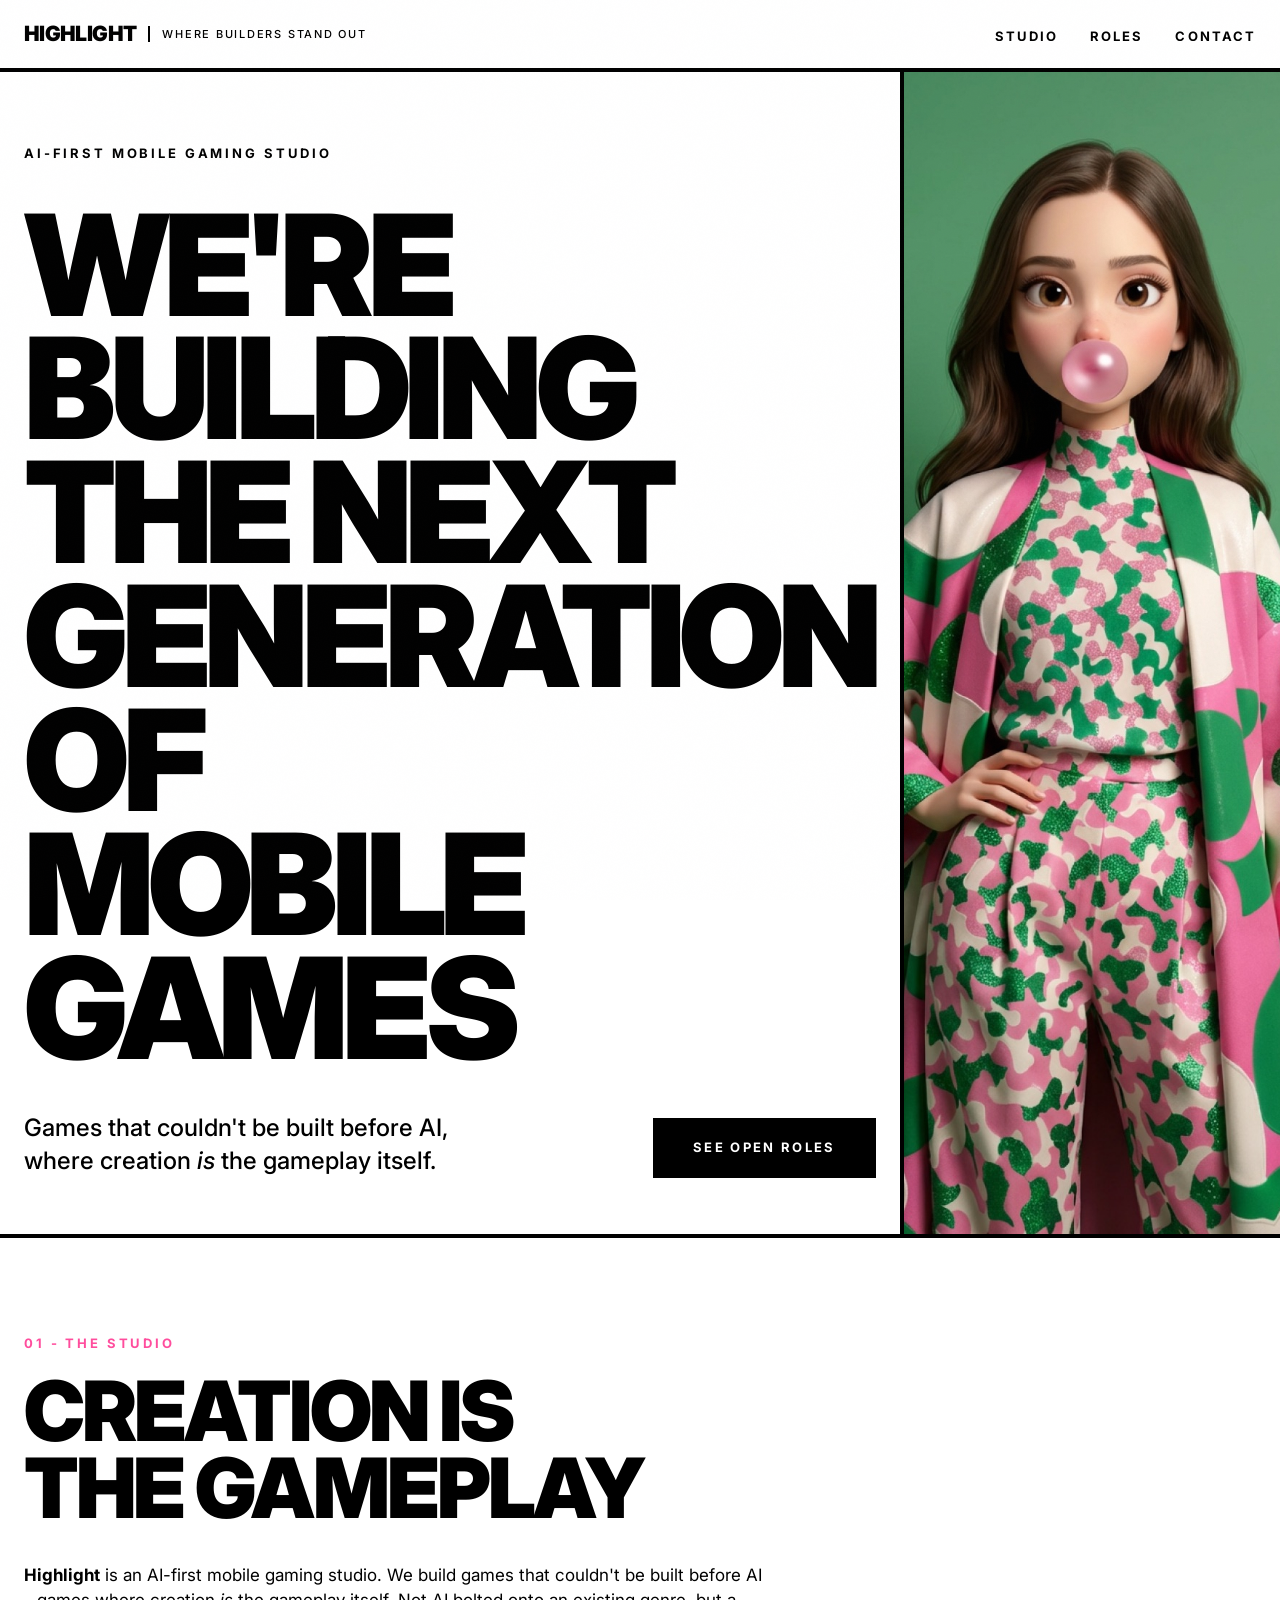
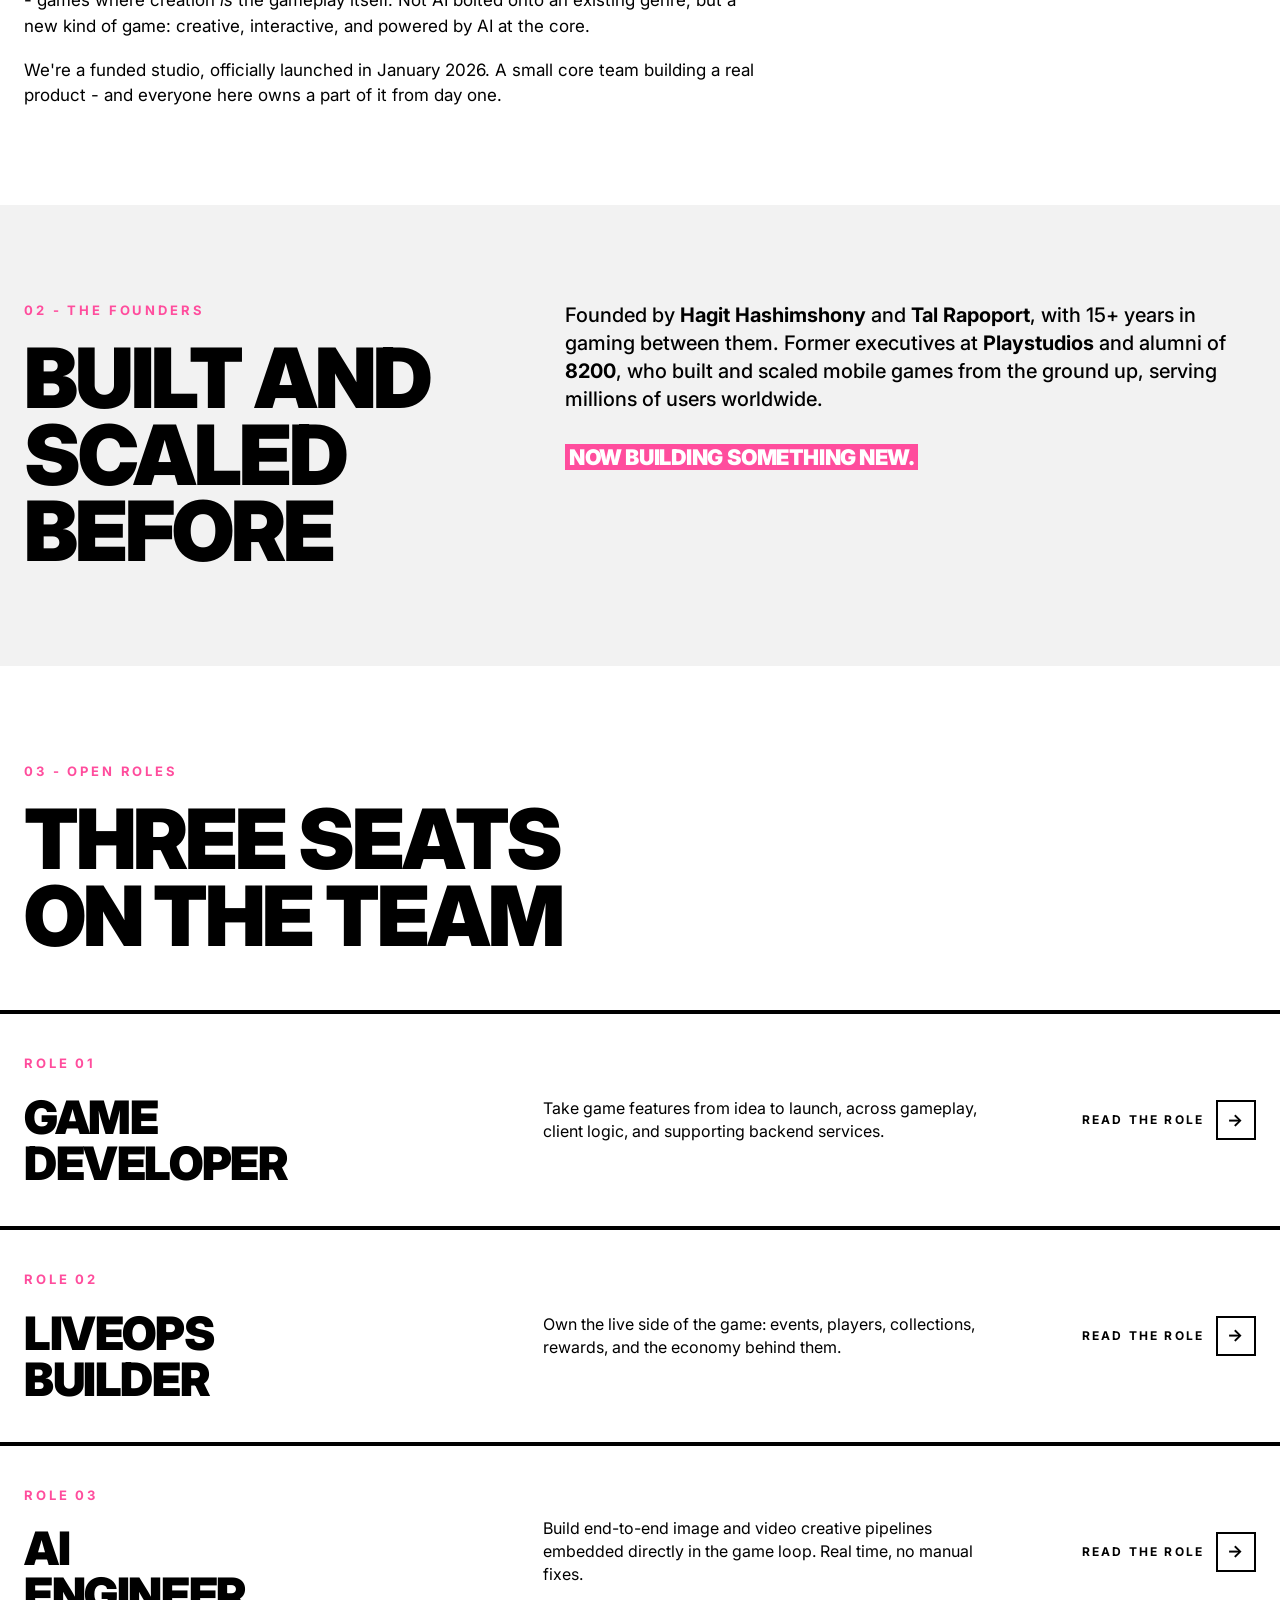
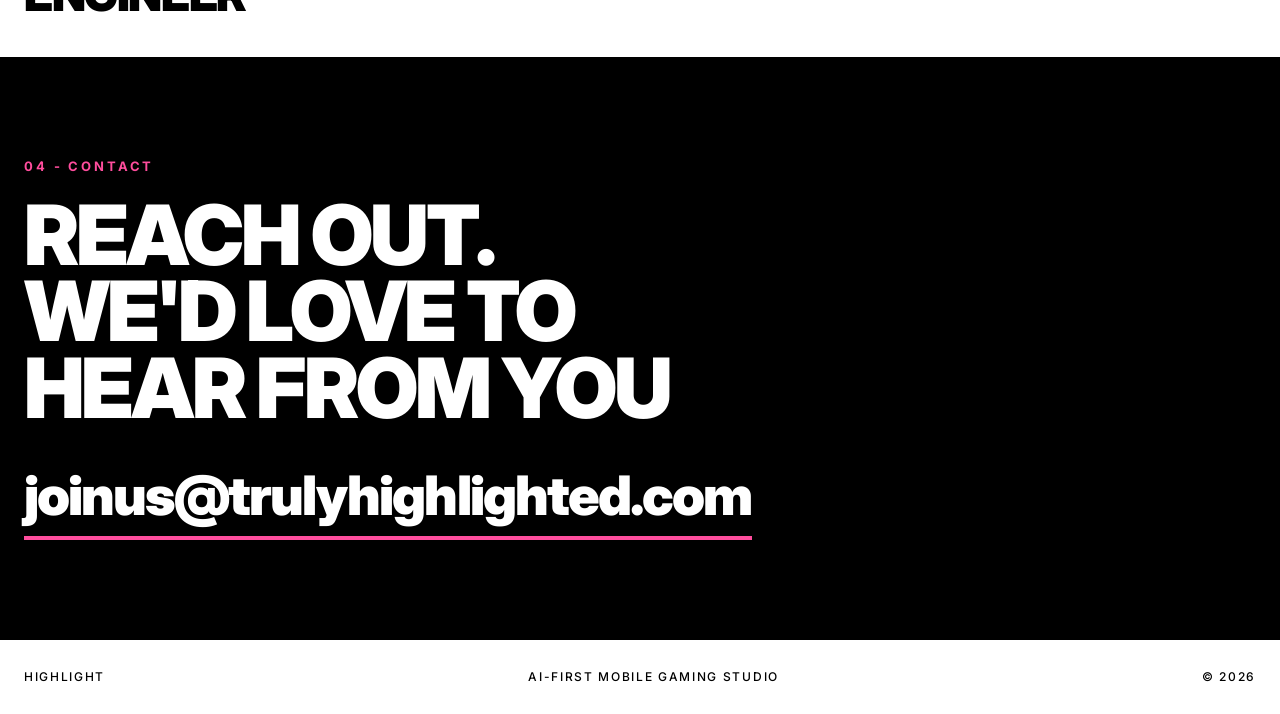
<file: index.html>
<!DOCTYPE html>
<html lang="en">
<head>
<meta charset="utf-8">
<meta name="viewport" content="width=device-width, initial-scale=1">
<title>Highlight - Where builders stand out</title>
<meta name="description" content="Highlight is an AI-first mobile gaming studio building games that couldn't be built before AI, where creation is the gameplay itself.">
<link rel="preconnect" href="https://fonts.googleapis.com">
<link rel="preconnect" href="https://fonts.gstatic.com" crossorigin>
<link href="https://fonts.googleapis.com/css2?family=Inter:wght@400;500;700;900&display=swap" rel="stylesheet">
<link rel="stylesheet" href="assets/styles.css">
</head>
<body>

<header class="site-header">
  <div class="wrap site-header__inner">
    <a class="brand" href="index.html">Highlight <span>Where builders stand out</span></a>
    <nav class="nav">
      <a href="#about"><span>Studio</span><span>Studio</span></a>
      <a href="#roles"><span>Roles</span><span>Roles</span></a>
      <a href="#contact"><span>Contact</span><span>Contact</span></a>
    </nav>
  </div>
</header>

<!-- ============ HERO — VARIANT A ============ -->
<section class="hero">
  <div class="hero__grid">
    <div class="hero__type">
      <div>
        <p class="hero__kicker">AI-first mobile gaming studio</p>
        <h1 class="display">We're building<br>the next<br>generation of<br>mobile games</h1>
      </div>
      <div class="hero__sub">
        <p class="lead">Games that couldn't be built before AI, where creation <em>is</em> the gameplay itself.</p>
        <a class="btn" href="#roles">See open roles</a>
      </div>
    </div>
    <div class="hero__img">
      <img src="assets/img/hero.jpg"
           alt="A Highlight avatar blowing a bubblegum bubble, in a pink and green patterned coat and matching trousers"
           width="1200" height="1600" fetchpriority="high">
    </div>
  </div>
</section>

<!-- ============ 01 STUDIO ============ -->
<section class="section" id="about">
  <div class="wrap">
    <span class="snum">01 - The studio</span>
    <h2 class="h2">Creation is<br>the gameplay</h2>
    <div class="body" style="margin-top:36px">
      <p><strong>Highlight</strong> is an AI-first mobile gaming studio. We build games that couldn't be built before AI - games where creation <em>is</em> the gameplay itself. Not AI bolted onto an existing genre, but a new kind of game: creative, interactive, and powered by AI at the core.</p>
      <p>We're a funded studio, officially launched in January 2026. A small core team building a real product - and everyone here owns a part of it from day one.</p>
    </div>
  </div>
</section>

<!-- ============ 02 FOUNDERS ============ -->
<section class="section section--muted pat-grid">
  <div class="wrap">
    <div class="split split--5-7">
      <div>
        <span class="snum">02 - The founders</span>
        <h2 class="h2">Built and<br>scaled before</h2>
      </div>
      <div class="body">
        <p style="font-size:1.25rem;line-height:1.4;font-weight:500">Founded by <strong>Hagit Hashimshony</strong> and <strong>Tal Rapoport</strong>, with 15+ years in gaming between them. Former executives at <strong>Playstudios</strong> and alumni of <strong>8200</strong>, who built and scaled mobile games from the ground up, serving millions of users worldwide.</p>
        <p style="margin-top:28px"><span class="mark" style="font-weight:900;text-transform:uppercase;letter-spacing:-.02em;font-size:1.35rem">Now building something new.</span></p>
      </div>
    </div>

  </div>
</section>

<!-- ============ 03 ROLES ============ -->
<section id="roles">
  <div class="wrap" style="padding-top:96px;padding-bottom:56px">
    <span class="snum">03 - Open roles</span>
    <h2 class="h2">Three seats<br>on the team</h2>
  </div>

  <div class="roles">
    <a class="role-card" href="roles/game-developer/index.html">
      <div class="role-card__inner">
        <div>
          <span class="snum">Role 01</span>
          <h3 class="h3">Game<br>Developer</h3>
        </div>
        <p class="role-card__desc">Take game features from idea to launch, across gameplay, client logic, and supporting backend services.</p>
        <div class="role-card__go">
          <span>Read the role</span>
          <span class="role-card__arrow">→</span>
        </div>
      </div>
    </a>

    <a class="role-card" href="roles/liveops-builder/index.html">
      <div class="role-card__inner">
        <div>
          <span class="snum">Role 02</span>
          <h3 class="h3">LiveOps<br>Builder</h3>
        </div>
        <p class="role-card__desc">Own the live side of the game: events, players, collections, rewards, and the economy behind them.</p>
        <div class="role-card__go">
          <span>Read the role</span>
          <span class="role-card__arrow">→</span>
        </div>
      </div>
    </a>

    <a class="role-card" href="roles/ai-engineer/index.html">
      <div class="role-card__inner">
        <div>
          <span class="snum">Role 03</span>
          <h3 class="h3">AI<br>Engineer</h3>
        </div>
        <p class="role-card__desc">Build end-to-end image and video creative pipelines embedded directly in the game loop. Real time, no manual fixes.</p>
        <div class="role-card__go">
          <span>Read the role</span>
          <span class="role-card__arrow">→</span>
        </div>
      </div>
    </a>
  </div>
</section>

<!-- ============ 04 CONTACT ============ -->
<section class="contact" id="contact">
  <div class="wrap">
    <span class="snum">04 - Contact</span>
    <h2 class="h2">Reach out.<br>We'd love to<br>hear from you</h2>
    <a class="contact__mail" href="mailto:joinus@trulyhighlighted.com">joinus@trulyhighlighted.com</a>
  </div>
</section>

<footer class="site-footer">
  <div class="wrap site-footer__inner">
    <span>Highlight</span>
    <span>AI-first mobile gaming studio</span>
    <span>© 2026</span>
  </div>
</footer>

</body>
</html>
</file>
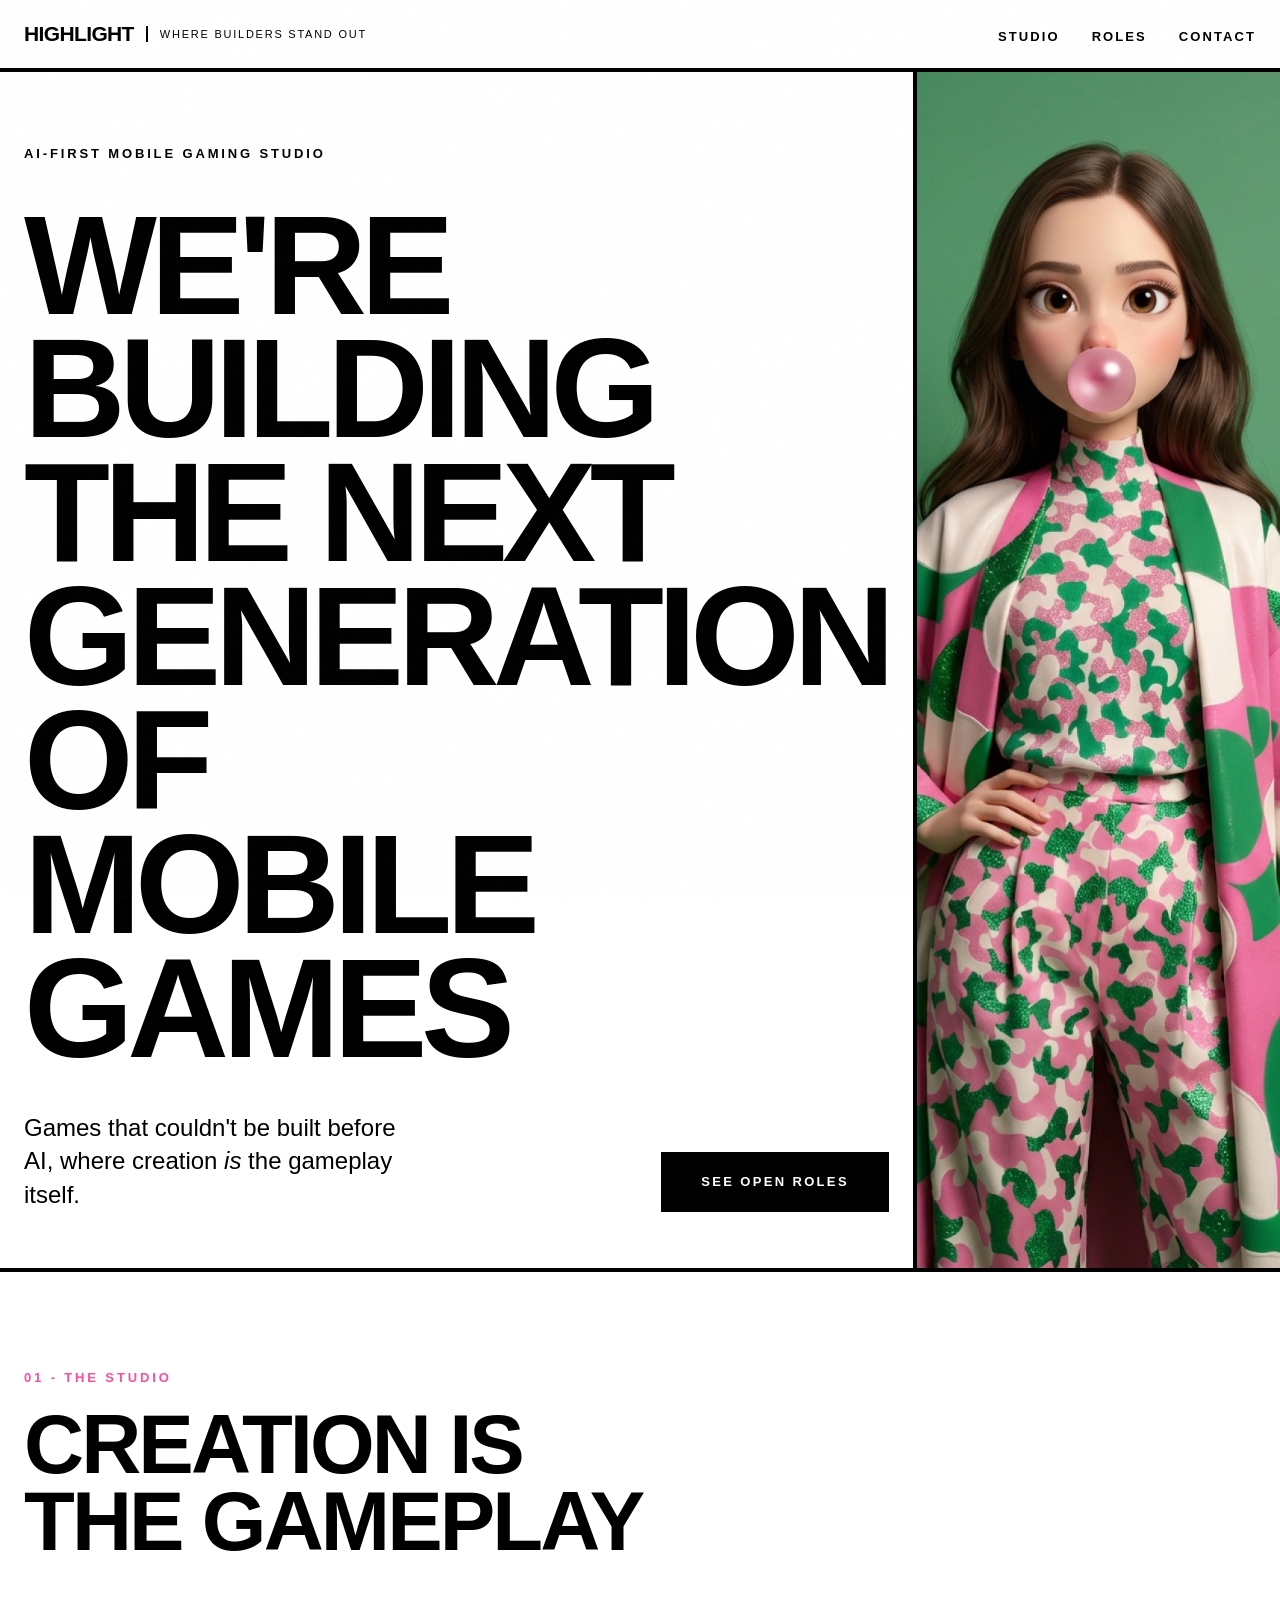
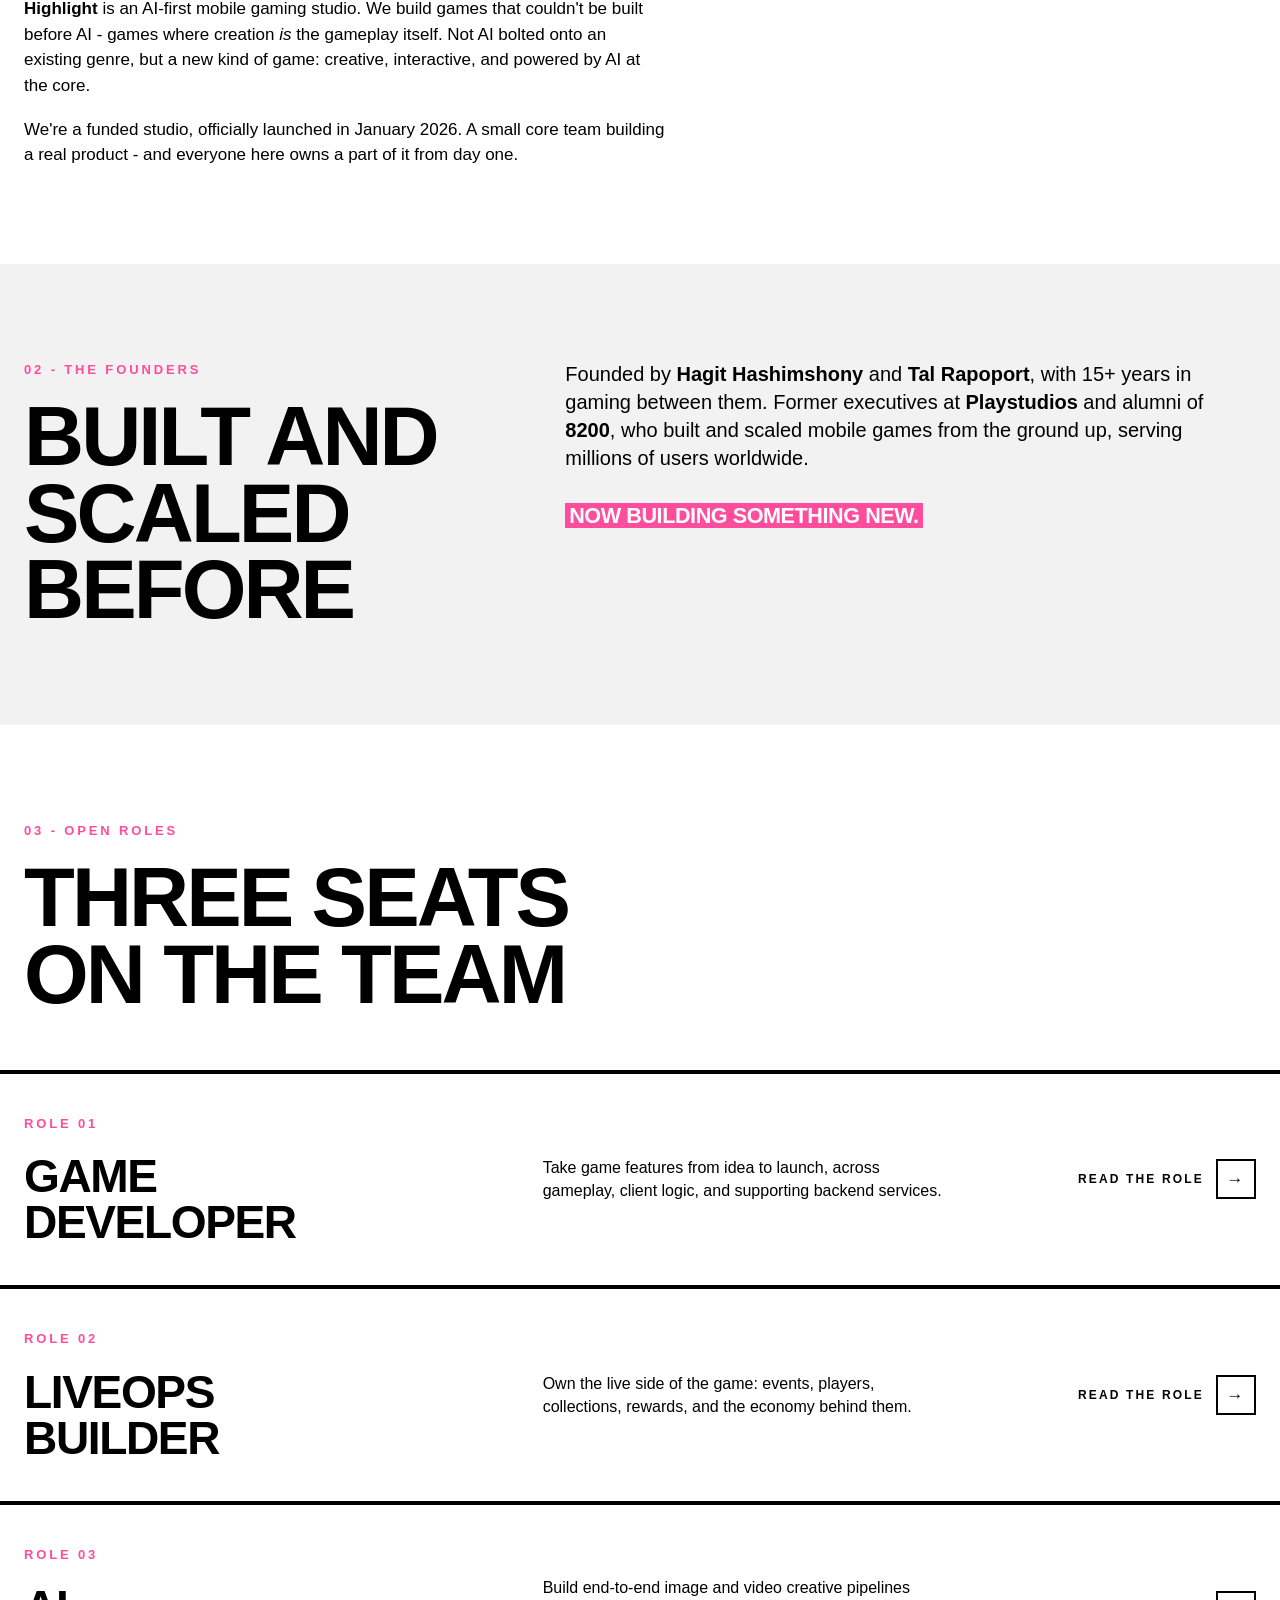
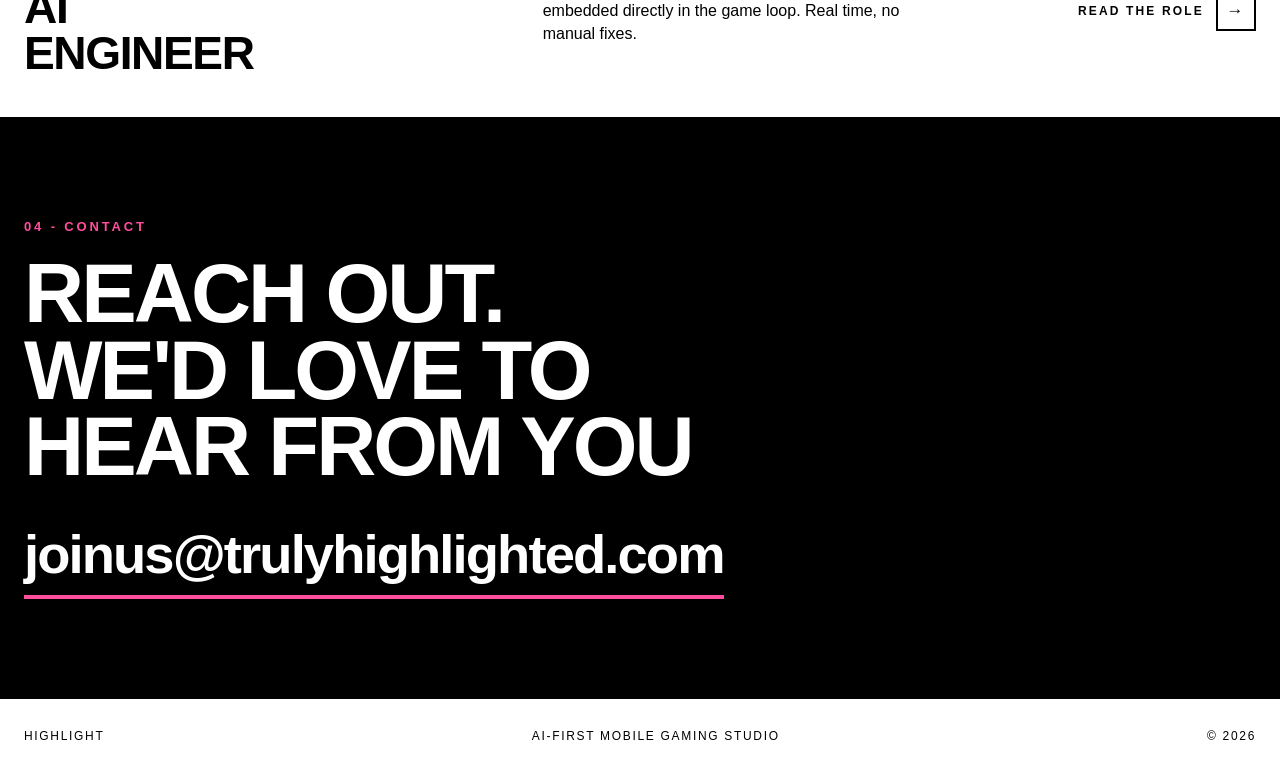
<file: hiring1/index.html>
<!doctype html>
<html lang="en"><head><meta charset="utf-8"><meta http-equiv="refresh" content="0;url=../index.html"><title>Highlight</title></head><body><a href="../index.html">Continue to Highlight</a></body></html>
</file>
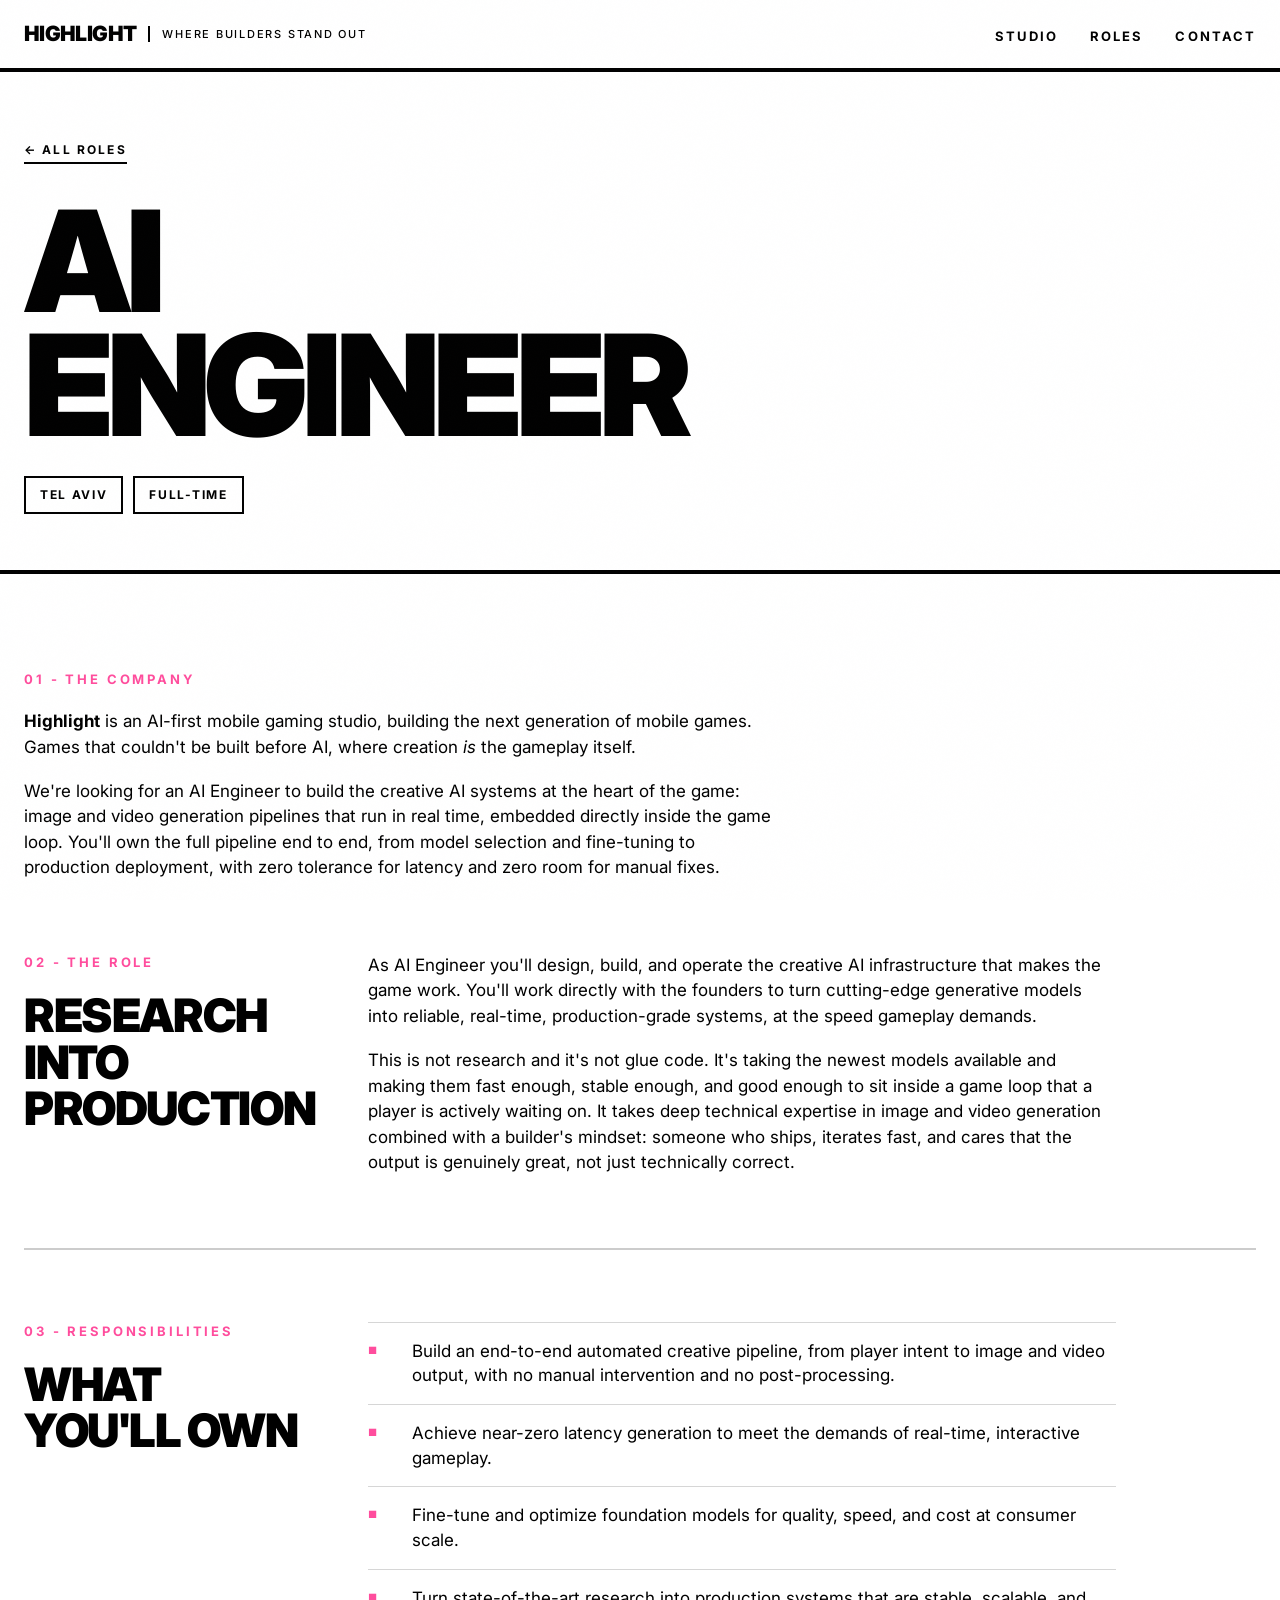
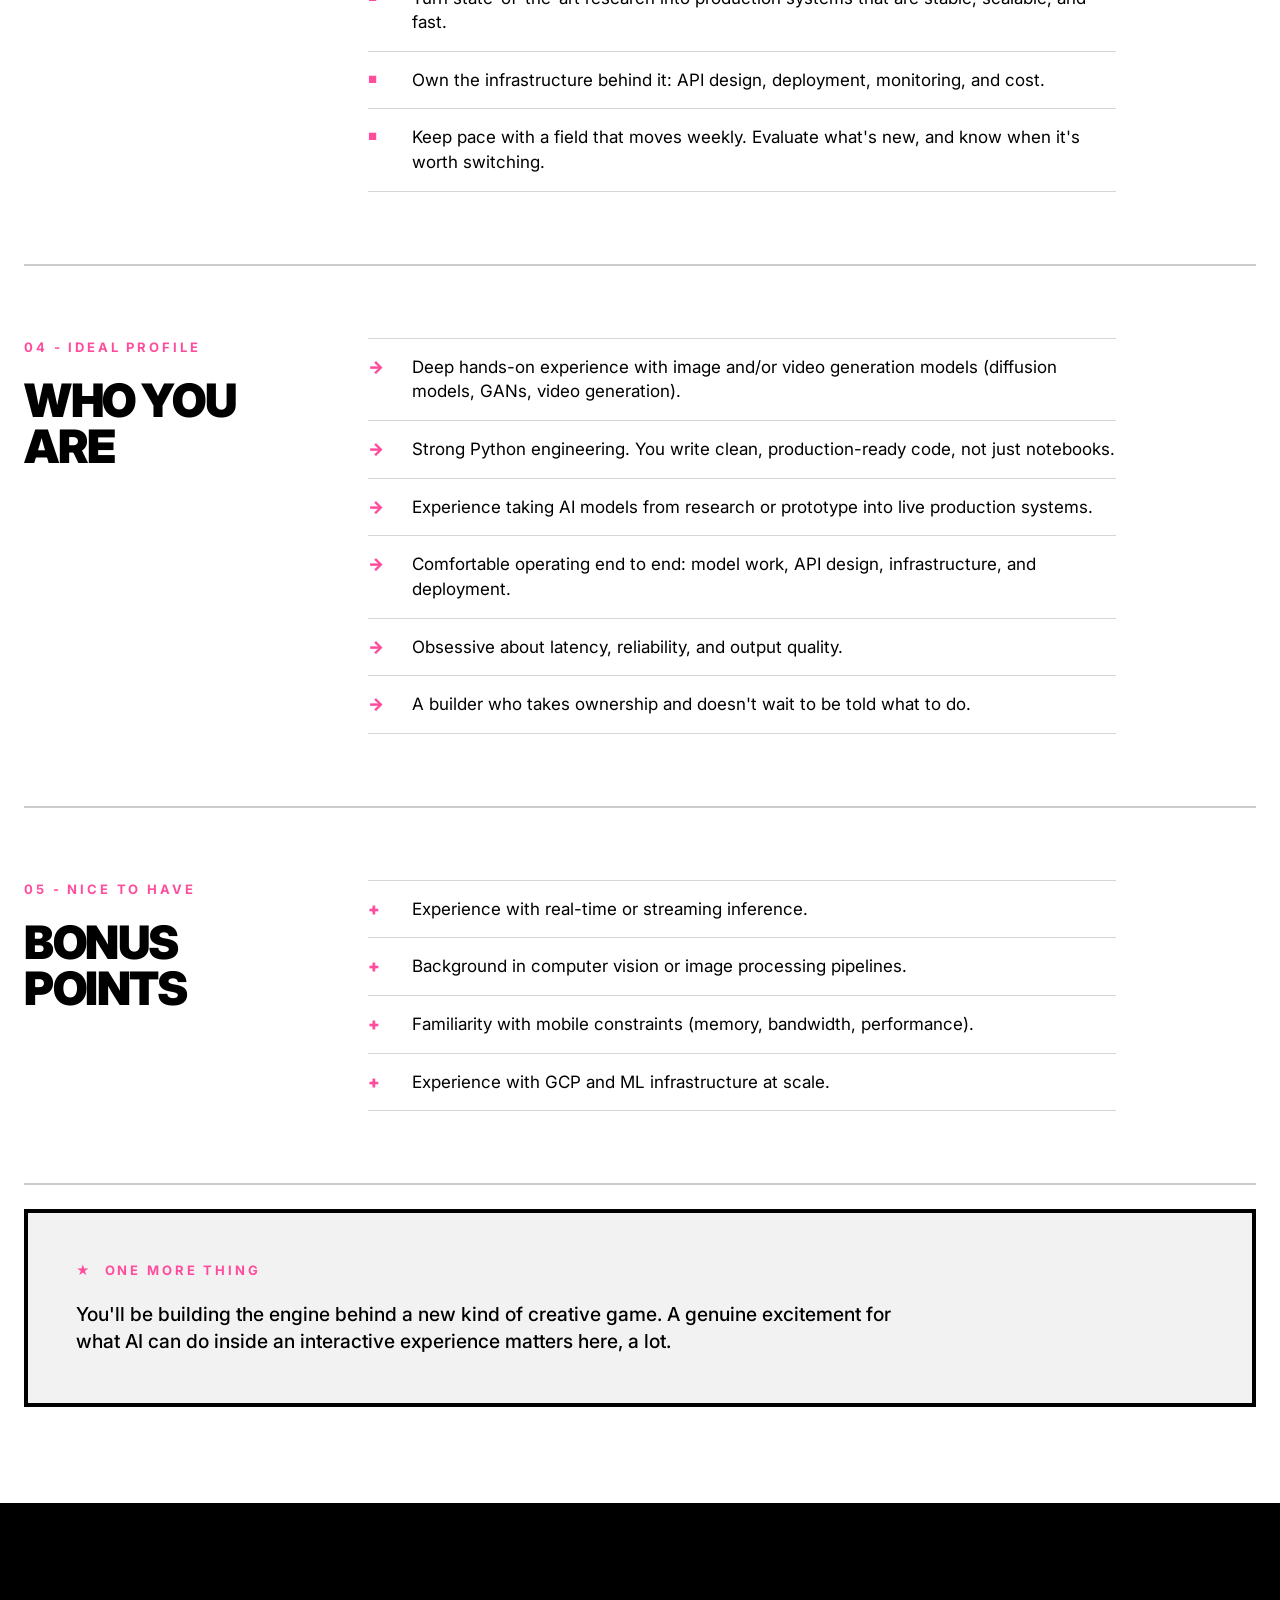
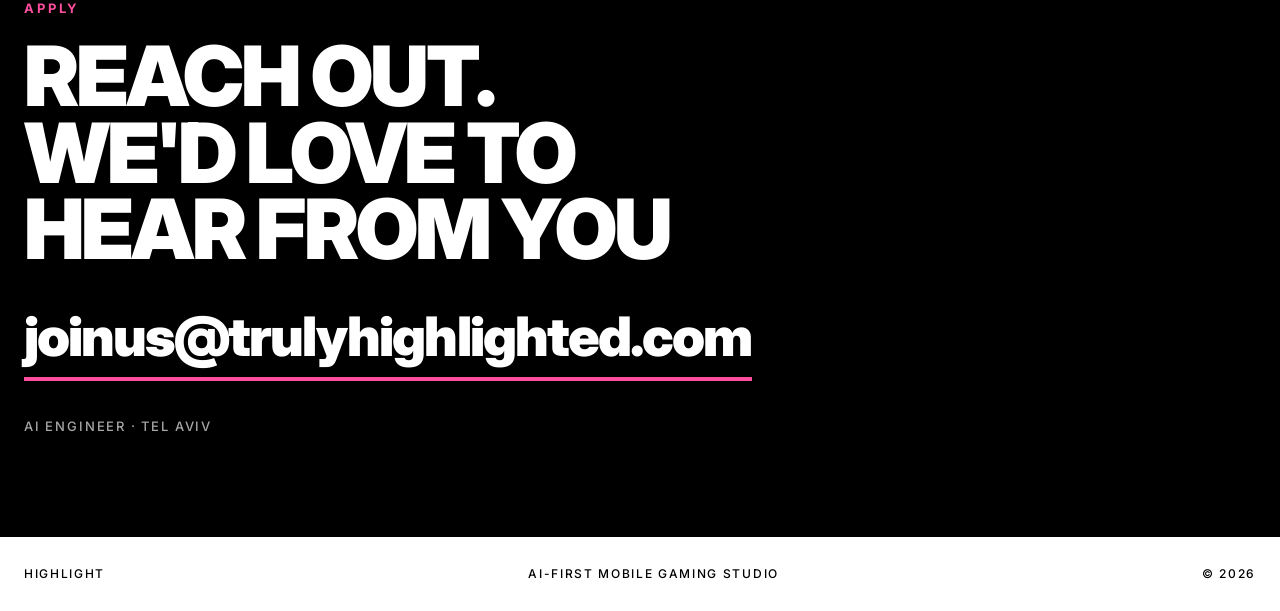
<file: roles/ai-engineer/index.html>
<!DOCTYPE html>
<html lang="en">
<head>
<meta charset="utf-8">
<meta name="viewport" content="width=device-width, initial-scale=1">
<title>AI Engineer - Highlight</title>
<meta name="description" content="Build the creative AI systems at the heart of the game: real-time image and video generation pipelines embedded in the game loop.">
<link rel="preconnect" href="https://fonts.googleapis.com">
<link rel="preconnect" href="https://fonts.gstatic.com" crossorigin>
<link href="https://fonts.googleapis.com/css2?family=Inter:wght@400;500;700;900&display=swap" rel="stylesheet">
<link rel="stylesheet" href="../../assets/styles.css">
</head>
<body>

<header class="site-header">
  <div class="wrap site-header__inner">
    <a class="brand" href="../../index.html">Highlight <span>Where builders stand out</span></a>
    <nav class="nav">
      <a href="../../index.html#about"><span>Studio</span><span>Studio</span></a>
      <a href="../../index.html#roles"><span>Roles</span><span>Roles</span></a>
      <a href="#apply"><span>Contact</span><span>Contact</span></a>
    </nav>
  </div>
</header>

<section class="role-hero">
  <div class="wrap">
    <a class="role-hero__back" href="../../index.html#roles">← All roles</a>
    <h1 class="display">AI<br>Engineer</h1>
    <ul class="role-hero__meta">
      <li>Tel Aviv</li>
      <li>Full-time</li>
    </ul>
  </div>
</section>

<section class="section" style="padding-bottom:0">
  <div class="wrap">
    <span class="snum">01 - The company</span>
    <div class="body" style="margin-top:8px">
      <p><strong>Highlight</strong> is an AI-first mobile gaming studio, building the next generation of mobile games. Games that couldn't be built before AI, where creation <em>is</em> the gameplay itself.</p>
      <p>We're looking for an AI Engineer to build the creative AI systems at the heart of the game: image and video generation pipelines that run in real time, embedded directly inside the game loop. You'll own the full pipeline end to end, from model selection and fine-tuning to production deployment, with zero tolerance for latency and zero room for manual fixes.</p>
    </div>
  </div>
</section>

<div class="wrap"><div class="rsec">
  <div class="rsec__grid">
    <div class="rsec__head"><span class="snum">02 - The role</span><h2 class="h3">Research into<br>production</h2></div>
    <div class="body"><p>As AI Engineer you'll design, build, and operate the creative AI infrastructure that makes the game work. You'll work directly with the founders to turn cutting-edge generative models into reliable, real-time, production-grade systems, at the speed gameplay demands.</p>
          <p>This is not research and it's not glue code. It's taking the newest models available and making them fast enough, stable enough, and good enough to sit inside a game loop that a player is actively waiting on. It takes deep technical expertise in image and video generation combined with a builder's mindset: someone who ships, iterates fast, and cares that the output is genuinely great, not just technically correct.</p></div>
  </div>
</div>

<div class="rsec">
  <div class="rsec__grid">
    <div class="rsec__head"><span class="snum">03 - Responsibilities</span><h2 class="h3">What you'll own</h2></div>
    <div class="body"><ul class="list-bul"><li>Build an end-to-end automated creative pipeline, from player intent to image and video output, with no manual intervention and no post-processing.</li>
      <li>Achieve near-zero latency generation to meet the demands of real-time, interactive gameplay.</li>
      <li>Fine-tune and optimize foundation models for quality, speed, and cost at consumer scale.</li>
      <li>Turn state-of-the-art research into production systems that are stable, scalable, and fast.</li>
      <li>Own the infrastructure behind it: API design, deployment, monitoring, and cost.</li>
      <li>Keep pace with a field that moves weekly. Evaluate what's new, and know when it's worth switching.</li></ul></div>
  </div>
</div>

<div class="rsec">
  <div class="rsec__grid">
    <div class="rsec__head"><span class="snum">04 - Ideal profile</span><h2 class="h3">Who you are</h2></div>
    <div class="body"><ul class="list-arrow"><li>Deep hands-on experience with image and/or video generation models (diffusion models, GANs, video generation).</li>
      <li>Strong Python engineering. You write clean, production-ready code, not just notebooks.</li>
      <li>Experience taking AI models from research or prototype into live production systems.</li>
      <li>Comfortable operating end to end: model work, API design, infrastructure, and deployment.</li>
      <li>Obsessive about latency, reliability, and output quality.</li>
      <li>A builder who takes ownership and doesn't wait to be told what to do.</li></ul></div>
  </div>
</div>

<div class="rsec">
  <div class="rsec__grid">
    <div class="rsec__head"><span class="snum">05 - Nice to have</span><h2 class="h3">Bonus points</h2></div>
    <div class="body"><ul class="list-plus"><li>Experience with real-time or streaming inference.</li>
      <li>Background in computer vision or image processing pipelines.</li>
      <li>Familiarity with mobile constraints (memory, bandwidth, performance).</li>
      <li>Experience with GCP and ML infrastructure at scale.</li></ul></div>
  </div>
</div>

<div style="padding:24px 0 96px">
  <div class="onemore pat-dots">
    <span class="snum">★ &nbsp;One more thing</span>
    <div class="body" style="font-size:1.2rem;line-height:1.4;font-weight:500">You'll be building the engine behind a new kind of creative game. A genuine excitement for what AI can do inside an interactive experience matters here, a lot.</div>
  </div>
</div>
</div>

<section class="contact" id="apply">
  <div class="wrap">
    <span class="snum">Apply</span>
    <h2 class="h2">Reach out.<br>We'd love to<br>hear from you</h2>
    <a class="contact__mail" href="mailto:joinus@trulyhighlighted.com?subject=AI%20Engineer">joinus@trulyhighlighted.com</a>
    <p class="meta" style="margin-top:36px;opacity:.65">AI Engineer · Tel Aviv</p>
  </div>
</section>

<footer class="site-footer">
  <div class="wrap site-footer__inner">
    <span><a href="../../index.html">Highlight</a></span>
    <span>AI-first mobile gaming studio</span>
    <span>© 2026</span>
  </div>
</footer>

</body>
</html>
</file>
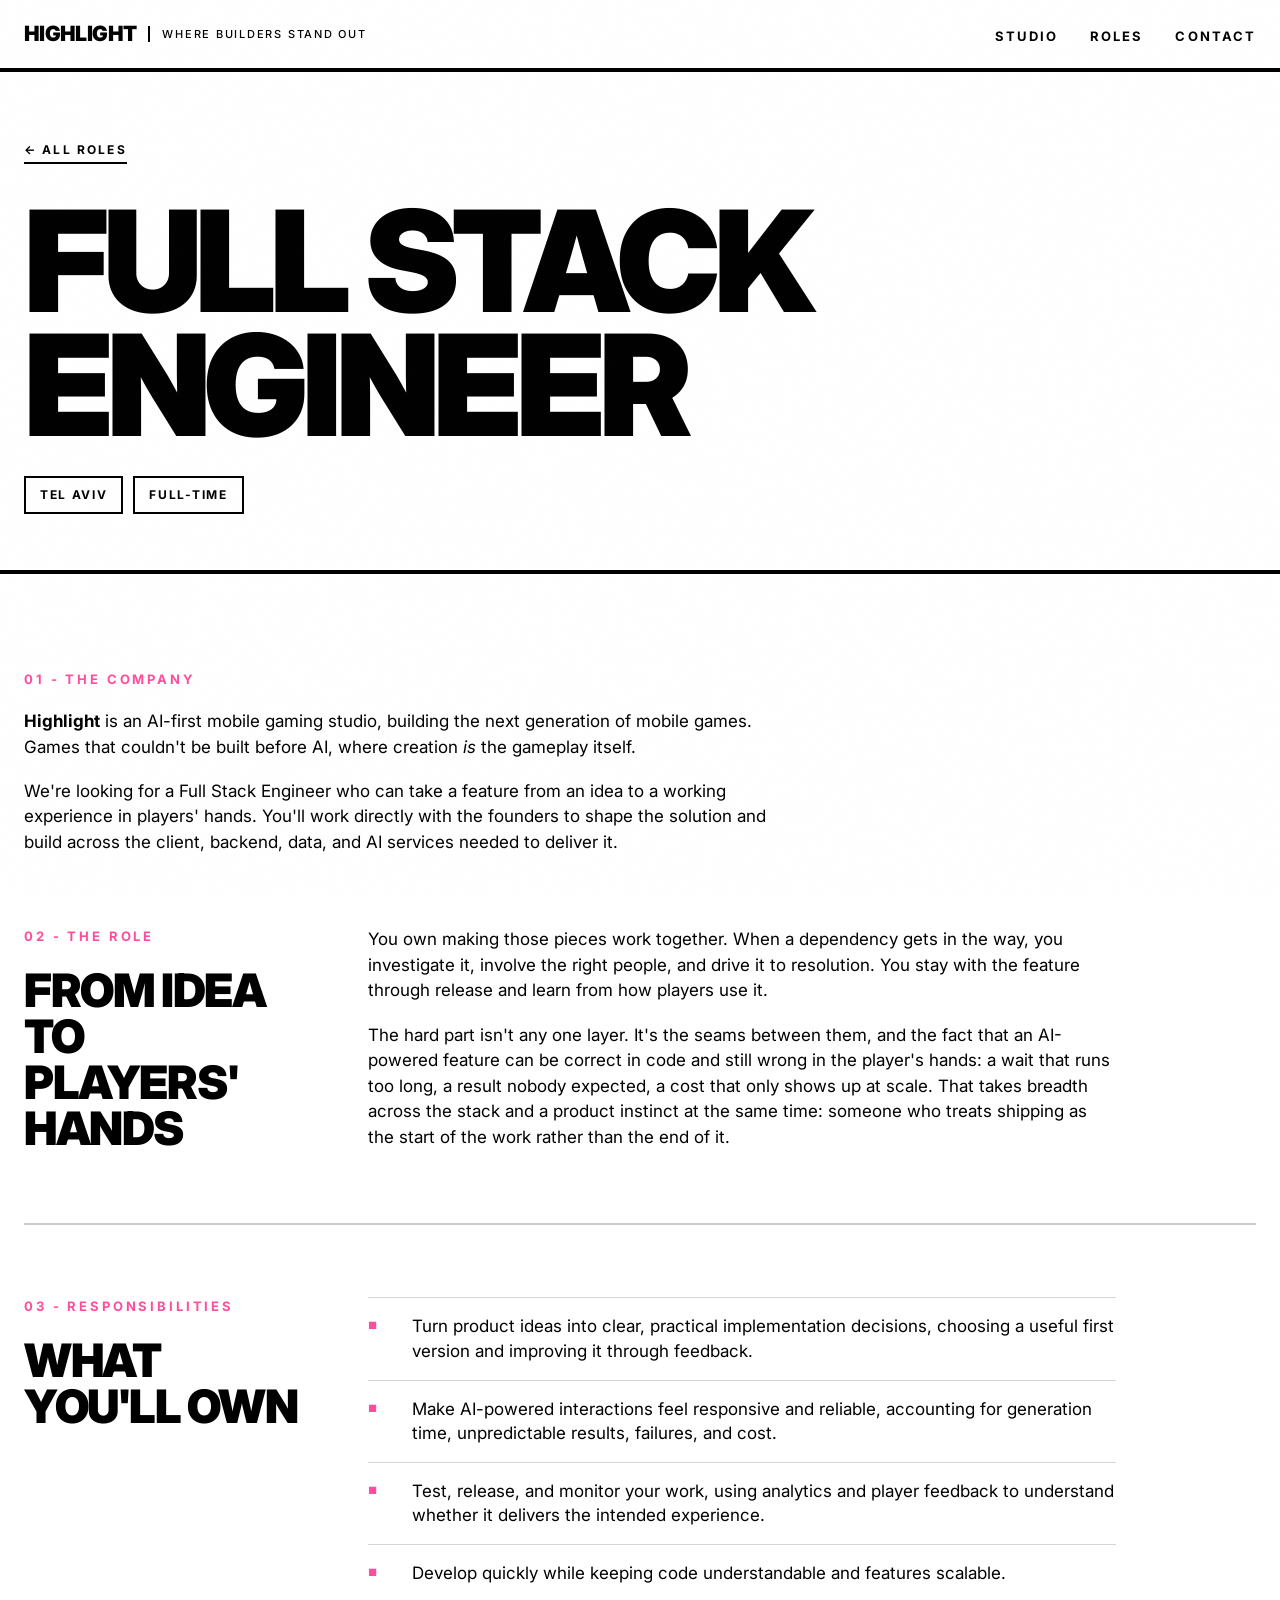
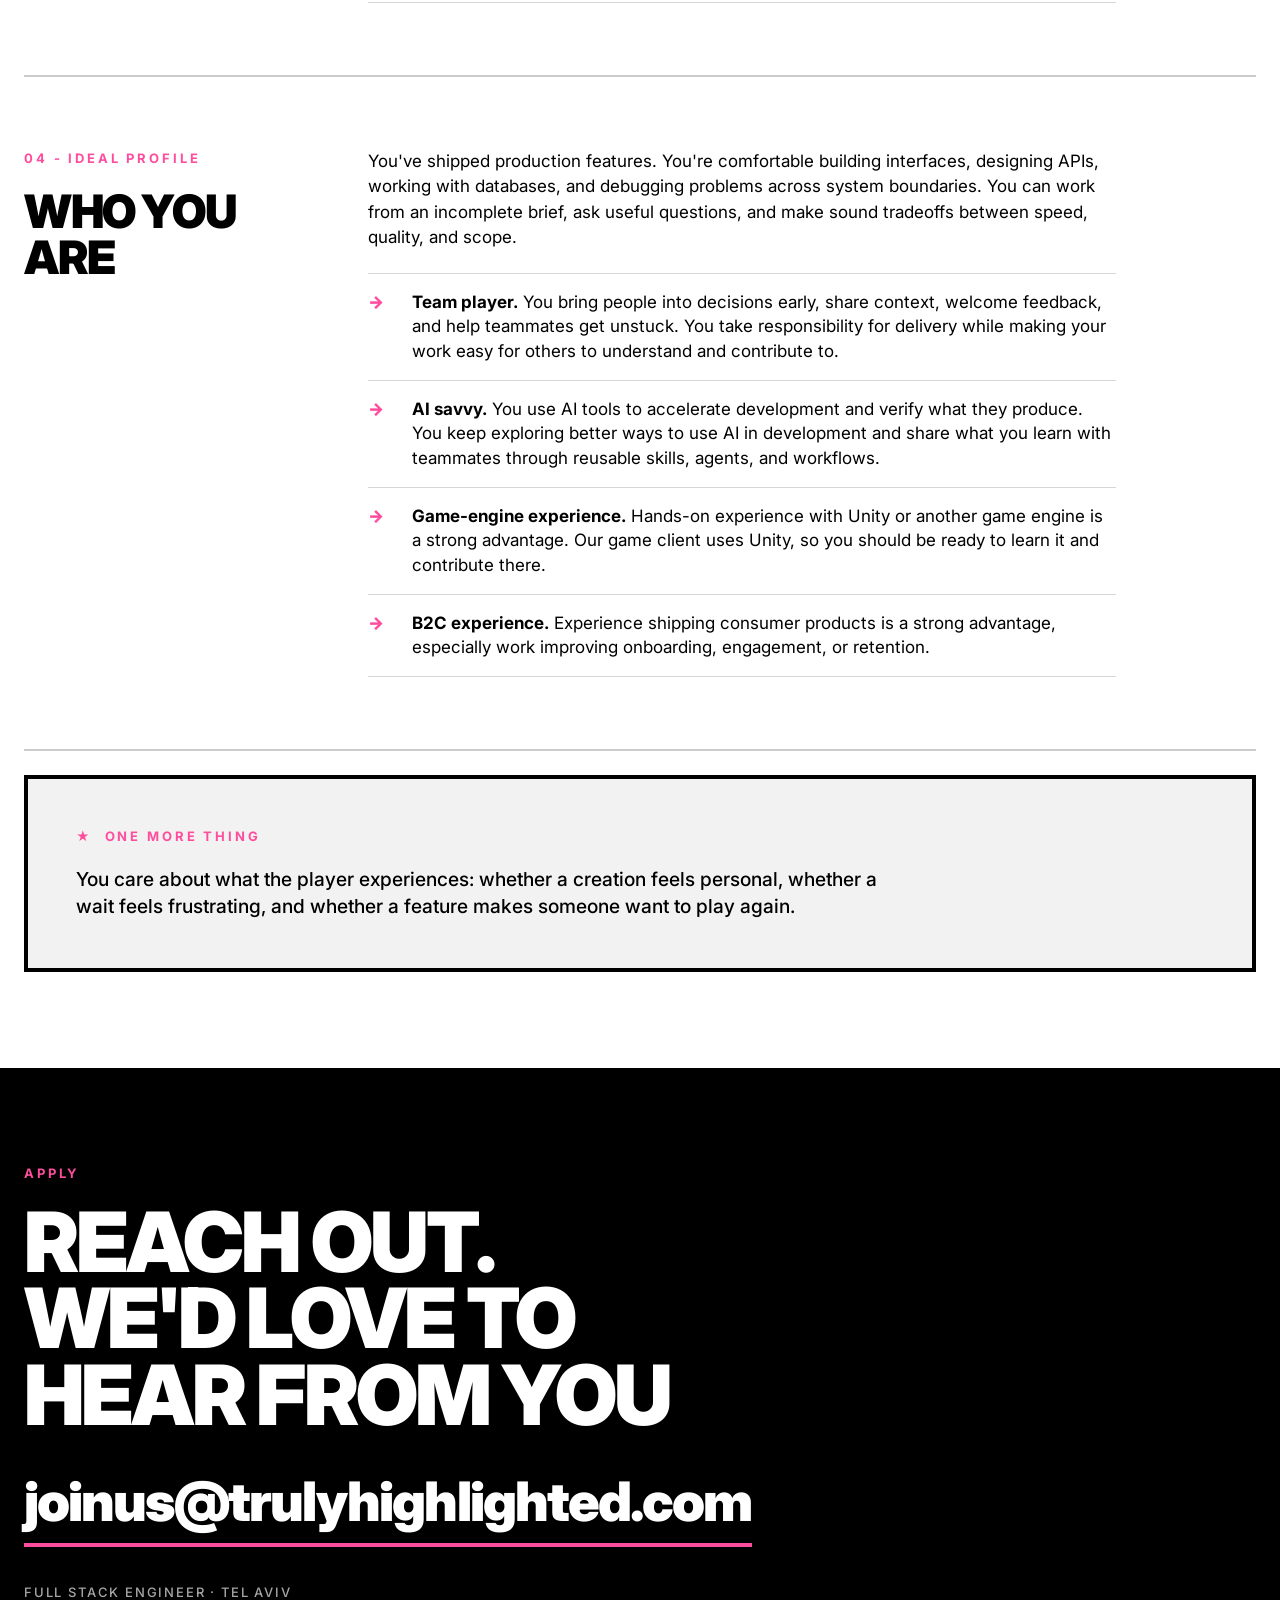
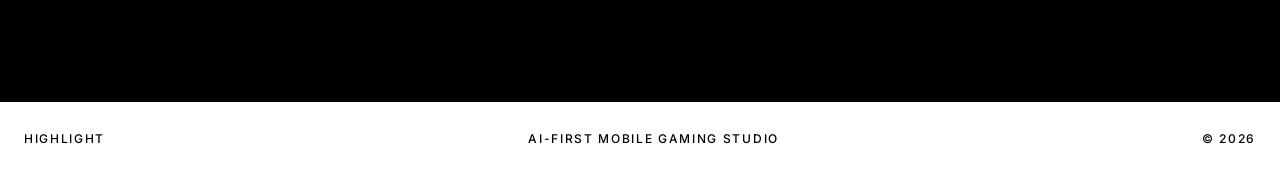
<file: roles/full-stack-engineer/index.html>
<!DOCTYPE html>
<html lang="en">
<head>
<meta charset="utf-8">
<meta name="viewport" content="width=device-width, initial-scale=1">
<title>Full Stack Engineer - Highlight</title>
<meta name="description" content="Take a feature from an idea to a working experience in players' hands, across the client, backend, data, and the AI services behind it.">
<link rel="preconnect" href="https://fonts.googleapis.com">
<link rel="preconnect" href="https://fonts.gstatic.com" crossorigin>
<link href="https://fonts.googleapis.com/css2?family=Inter:wght@400;500;700;900&display=swap" rel="stylesheet">
<link rel="stylesheet" href="../../assets/styles.css">
</head>
<body>

<header class="site-header">
  <div class="wrap site-header__inner">
    <a class="brand" href="../../index.html">Highlight <span>Where builders stand out</span></a>
    <nav class="nav">
      <a href="../../index.html#about"><span>Studio</span><span>Studio</span></a>
      <a href="../../index.html#roles"><span>Roles</span><span>Roles</span></a>
      <a href="#apply"><span>Contact</span><span>Contact</span></a>
    </nav>
  </div>
</header>

<section class="role-hero">
  <div class="wrap">
    <a class="role-hero__back" href="../../index.html#roles">← All roles</a>
    <h1 class="display">Full Stack<br>Engineer</h1>
    <ul class="role-hero__meta">
      <li>Tel Aviv</li>
      <li>Full-time</li>
    </ul>
  </div>
</section>

<section class="section" style="padding-bottom:0">
  <div class="wrap">
    <span class="snum">01 - The company</span>
    <div class="body" style="margin-top:8px">
      <p><strong>Highlight</strong> is an AI-first mobile gaming studio, building the next generation of mobile games. Games that couldn't be built before AI, where creation <em>is</em> the gameplay itself.</p>
      <p>We're looking for a Full Stack Engineer who can take a feature from an idea to a working experience in players' hands. You'll work directly with the founders to shape the solution and build across the client, backend, data, and AI services needed to deliver it.</p>
    </div>
  </div>
</section>

<div class="wrap"><div class="rsec">
  <div class="rsec__grid">
    <div class="rsec__head"><span class="snum">02 - The role</span><h2 class="h3">From idea to<br>players' hands</h2></div>
    <div class="body"><p>You own making those pieces work together. When a dependency gets in the way, you investigate it, involve the right people, and drive it to resolution. You stay with the feature through release and learn from how players use it.</p>
          <p>The hard part isn't any one layer. It's the seams between them, and the fact that an AI-powered feature can be correct in code and still wrong in the player's hands: a wait that runs too long, a result nobody expected, a cost that only shows up at scale. That takes breadth across the stack and a product instinct at the same time: someone who treats shipping as the start of the work rather than the end of it.</p></div>
  </div>
</div>

<div class="rsec">
  <div class="rsec__grid">
    <div class="rsec__head"><span class="snum">03 - Responsibilities</span><h2 class="h3">What you'll own</h2></div>
    <div class="body"><ul class="list-bul"><li>Turn product ideas into clear, practical implementation decisions, choosing a useful first version and improving it through feedback.</li>
      <li>Make AI-powered interactions feel responsive and reliable, accounting for generation time, unpredictable results, failures, and cost.</li>
      <li>Test, release, and monitor your work, using analytics and player feedback to understand whether it delivers the intended experience.</li>
      <li>Develop quickly while keeping code understandable and features scalable.</li></ul></div>
  </div>
</div>

<div class="rsec">
  <div class="rsec__grid">
    <div class="rsec__head"><span class="snum">04 - Ideal profile</span><h2 class="h3">Who you are</h2></div>
    <div class="body"><p style="margin-bottom:22px">You've shipped production features. You're comfortable building interfaces, designing APIs, working with databases, and debugging problems across system boundaries. You can work from an incomplete brief, ask useful questions, and make sound tradeoffs between speed, quality, and scope.</p>
      <ul class="list-arrow"><li><strong>Team player.</strong> You bring people into decisions early, share context, welcome feedback, and help teammates get unstuck. You take responsibility for delivery while making your work easy for others to understand and contribute to.</li>
      <li><strong>AI savvy.</strong> You use AI tools to accelerate development and verify what they produce. You keep exploring better ways to use AI in development and share what you learn with teammates through reusable skills, agents, and workflows.</li>
      <li><strong>Game-engine experience.</strong> Hands-on experience with Unity or another game engine is a strong advantage. Our game client uses Unity, so you should be ready to learn it and contribute there.</li>
      <li><strong>B2C experience.</strong> Experience shipping consumer products is a strong advantage, especially work improving onboarding, engagement, or retention.</li></ul></div>
  </div>
</div>

<div style="padding:24px 0 96px">
  <div class="onemore pat-dots">
    <span class="snum">★ &nbsp;One more thing</span>
    <div class="body" style="font-size:1.2rem;line-height:1.4;font-weight:500">You care about what the player experiences: whether a creation feels personal, whether a wait feels frustrating, and whether a feature makes someone want to play again.</div>
  </div>
</div>
</div>

<section class="contact" id="apply">
  <div class="wrap">
    <span class="snum">Apply</span>
    <h2 class="h2">Reach out.<br>We'd love to<br>hear from you</h2>
    <a class="contact__mail" href="mailto:joinus@trulyhighlighted.com?subject=Full%20Stack%20Engineer">joinus@trulyhighlighted.com</a>
    <p class="meta" style="margin-top:36px;opacity:.65">Full Stack Engineer · Tel Aviv</p>
  </div>
</section>

<footer class="site-footer">
  <div class="wrap site-footer__inner">
    <span><a href="../../index.html">Highlight</a></span>
    <span>AI-first mobile gaming studio</span>
    <span>© 2026</span>
  </div>
</footer>

</body>
</html>
</file>
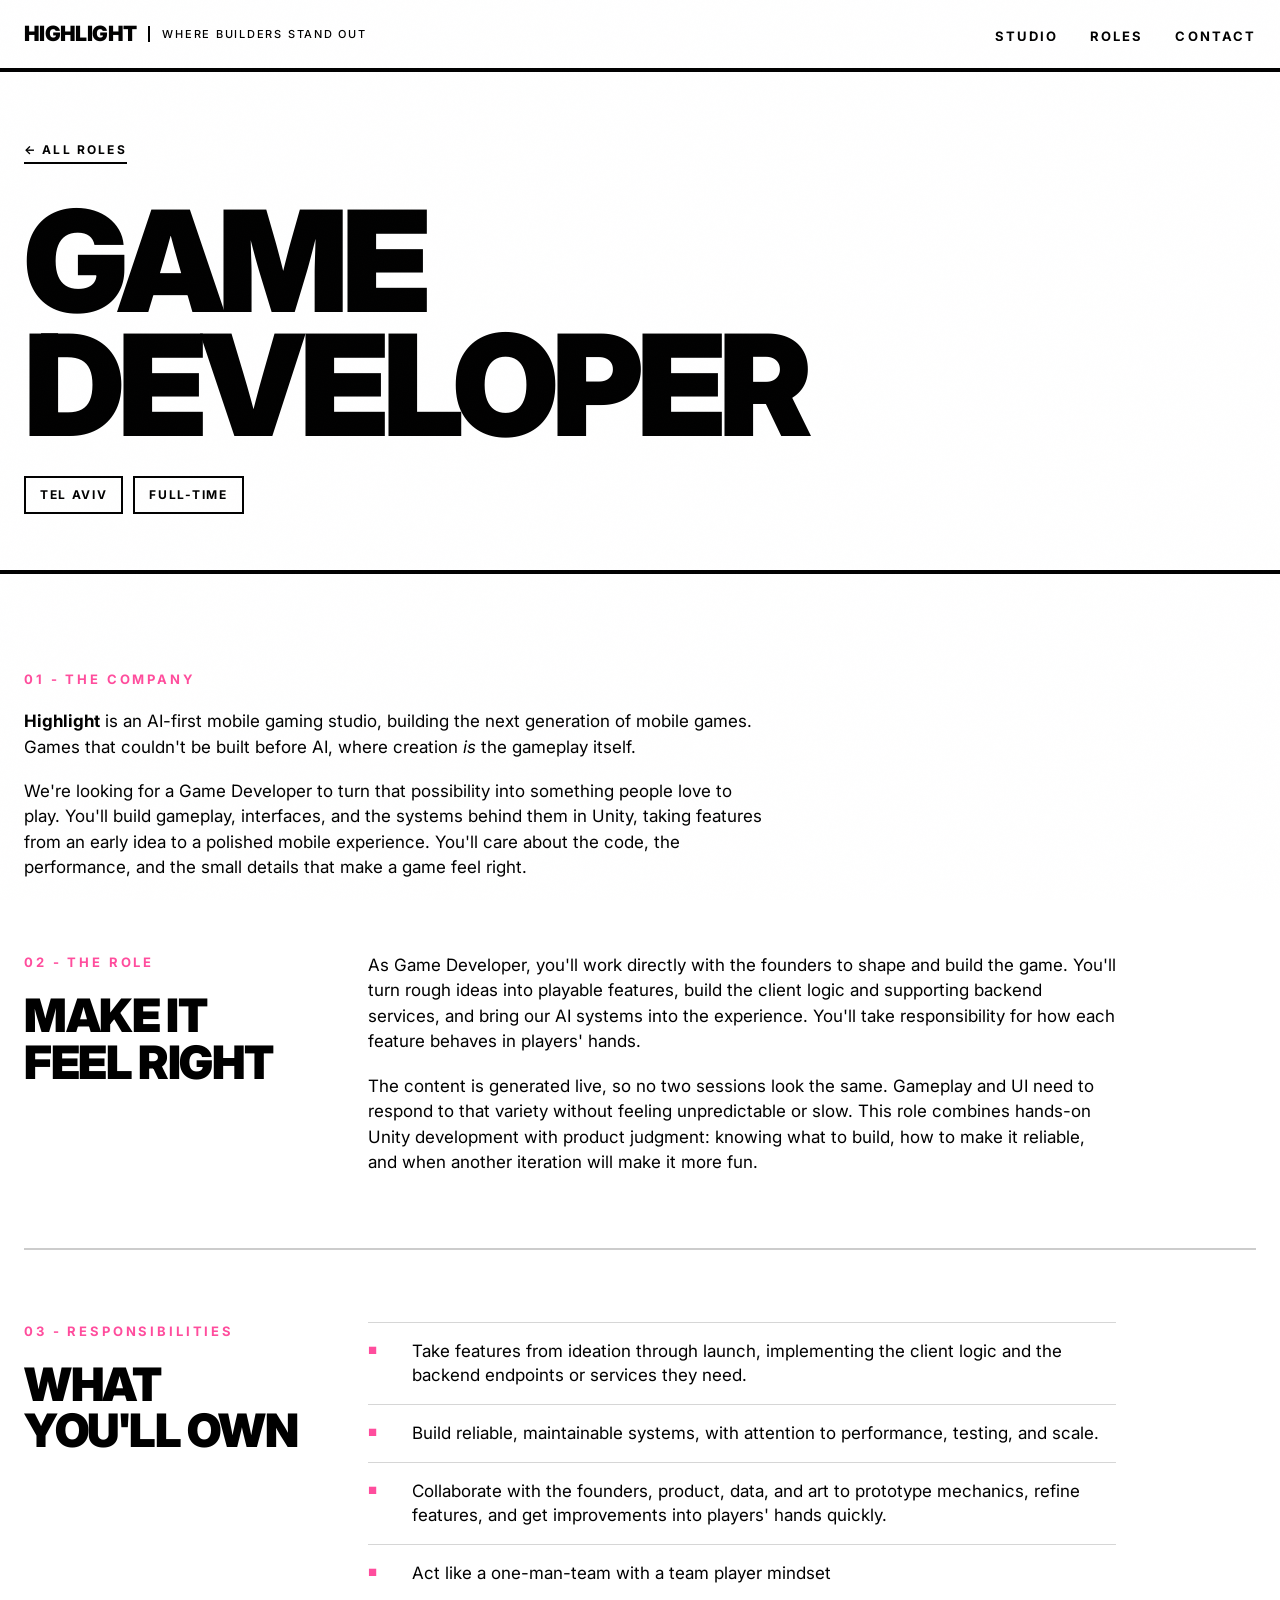
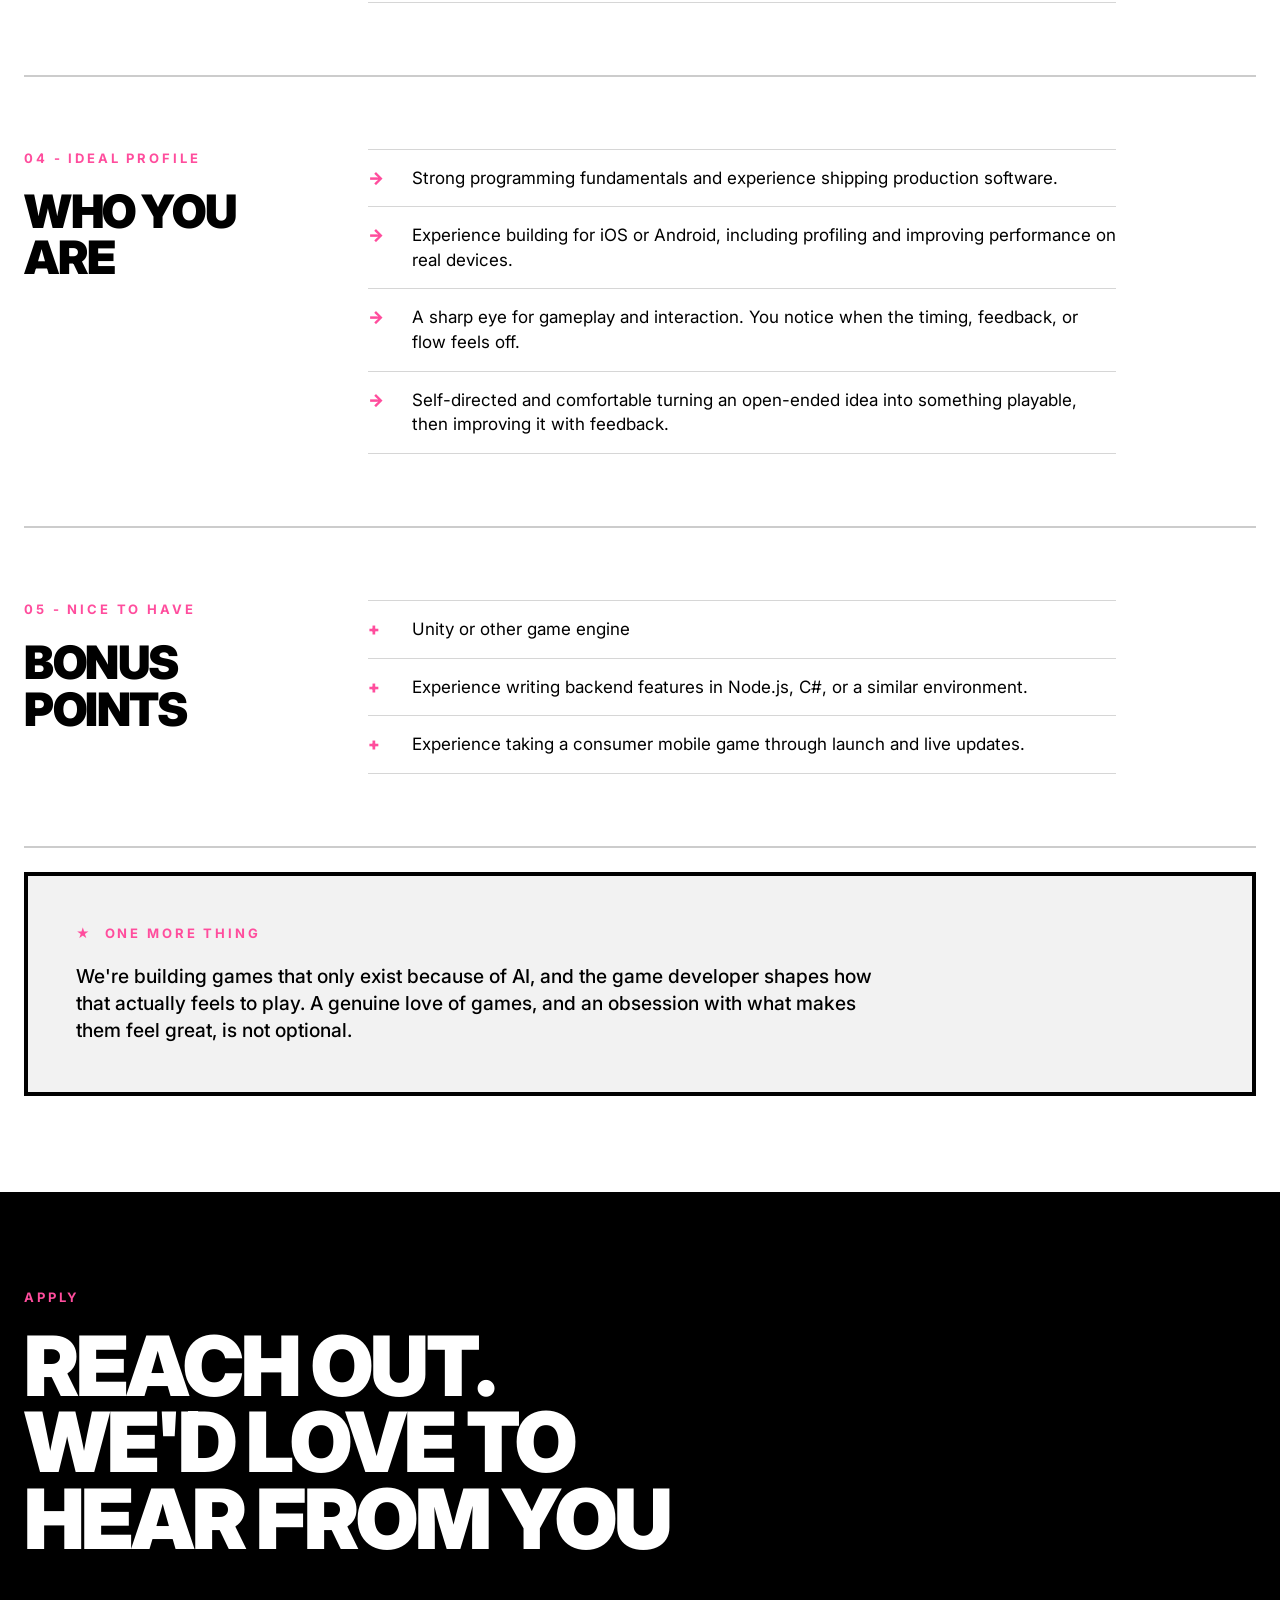
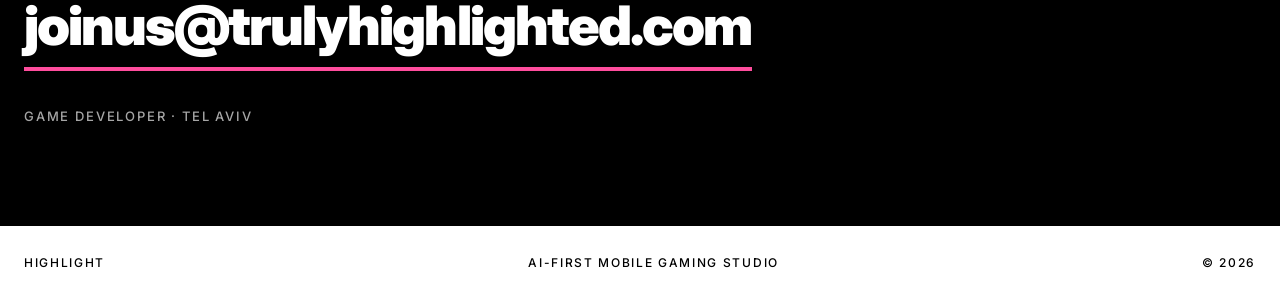
<file: roles/game-developer/index.html>
<!DOCTYPE html>
<html lang="en">
<head>
<meta charset="utf-8">
<meta name="viewport" content="width=device-width, initial-scale=1">
<title>Game Developer - Highlight</title>
<meta name="description" content="Build mobile game features where AI-generated content becomes gameplay. Own the experience from prototype to release.">
<link rel="preconnect" href="https://fonts.googleapis.com">
<link rel="preconnect" href="https://fonts.gstatic.com" crossorigin>
<link href="https://fonts.googleapis.com/css2?family=Inter:wght@400;500;700;900&display=swap" rel="stylesheet">
<link rel="stylesheet" href="../../assets/styles.css">
</head>
<body>

<header class="site-header">
  <div class="wrap site-header__inner">
    <a class="brand" href="../../index.html">Highlight <span>Where builders stand out</span></a>
    <nav class="nav">
      <a href="../../index.html#about"><span>Studio</span><span>Studio</span></a>
      <a href="../../index.html#roles"><span>Roles</span><span>Roles</span></a>
      <a href="#apply"><span>Contact</span><span>Contact</span></a>
    </nav>
  </div>
</header>

<section class="role-hero">
  <div class="wrap">
    <a class="role-hero__back" href="../../index.html#roles">← All roles</a>
    <h1 class="display">Game<br>Developer</h1>
    <ul class="role-hero__meta">
      <li>Tel Aviv</li>
      <li>Full-time</li>
    </ul>
  </div>
</section>

<section class="section" style="padding-bottom:0">
  <div class="wrap">
    <span class="snum">01 - The company</span>
    <div class="body" style="margin-top:8px">
      <p><strong>Highlight</strong> is an AI-first mobile gaming studio, building the next generation of mobile games. Games that couldn't be built before AI, where creation <em>is</em> the gameplay itself.</p>
      <p>We're looking for a Game Developer to turn that possibility into something people love to play. You'll build gameplay, interfaces, and the systems behind them in Unity, taking features from an early idea to a polished mobile experience. You'll care about the code, the performance, and the small details that make a game feel right.</p>
    </div>
  </div>
</section>

<div class="wrap"><div class="rsec">
  <div class="rsec__grid">
    <div class="rsec__head"><span class="snum">02 - The role</span><h2 class="h3">Make it<br>feel right</h2></div>
    <div class="body"><p>As Game Developer, you'll work directly with the founders to shape and build the game. You'll turn rough ideas into playable features, build the client logic and supporting backend services, and bring our AI systems into the experience. You'll take responsibility for how each feature behaves in players' hands.</p>
          <p>The content is generated live, so no two sessions look the same. Gameplay and UI need to respond to that variety without feeling unpredictable or slow. This role combines hands-on Unity development with product judgment: knowing what to build, how to make it reliable, and when another iteration will make it more fun.</p></div>
  </div>
</div>

<div class="rsec">
  <div class="rsec__grid">
    <div class="rsec__head"><span class="snum">03 - Responsibilities</span><h2 class="h3">What you'll own</h2></div>
    <div class="body"><ul class="list-bul"><li>Take features from ideation through launch, implementing the client logic and the backend endpoints or services they need.</li>
      <li>Build reliable, maintainable systems, with attention to performance, testing, and scale.</li>
      <li>Collaborate with the founders, product, data, and art to prototype mechanics, refine features, and get improvements into players' hands quickly.</li>
      <li>Act like a one-man-team with a team player mindset</li></ul></div>
  </div>
</div>

<div class="rsec">
  <div class="rsec__grid">
    <div class="rsec__head"><span class="snum">04 - Ideal profile</span><h2 class="h3">Who you are</h2></div>
    <div class="body"><ul class="list-arrow"><li>Strong programming fundamentals and experience shipping production software.</li>
      <li>Experience building for iOS or Android, including profiling and improving performance on real devices.</li>
      <li>A sharp eye for gameplay and interaction. You notice when the timing, feedback, or flow feels off.</li>
      <li>Self-directed and comfortable turning an open-ended idea into something playable, then improving it with feedback.</li></ul></div>
  </div>
</div>

<div class="rsec">
  <div class="rsec__grid">
    <div class="rsec__head"><span class="snum">05 - Nice to have</span><h2 class="h3">Bonus points</h2></div>
    <div class="body"><ul class="list-plus"><li>Unity or other game engine</li>
      <li>Experience writing backend features in Node.js, C#, or a similar environment.</li>
      <li>Experience taking a consumer mobile game through launch and live updates.</li></ul></div>
  </div>
</div>

<div style="padding:24px 0 96px">
  <div class="onemore pat-dots">
    <span class="snum">★ &nbsp;One more thing</span>
    <div class="body" style="font-size:1.2rem;line-height:1.4;font-weight:500">We're building games that only exist because of AI, and the game developer shapes how that actually feels to play. A genuine love of games, and an obsession with what makes them feel great, is not optional.</div>
  </div>
</div>
</div>

<section class="contact" id="apply">
  <div class="wrap">
    <span class="snum">Apply</span>
    <h2 class="h2">Reach out.<br>We'd love to<br>hear from you</h2>
    <a class="contact__mail" href="mailto:joinus@trulyhighlighted.com?subject=Game%20Developer">joinus@trulyhighlighted.com</a>
    <p class="meta" style="margin-top:36px;opacity:.65">Game Developer · Tel Aviv</p>
  </div>
</section>

<footer class="site-footer">
  <div class="wrap site-footer__inner">
    <span><a href="../../index.html">Highlight</a></span>
    <span>AI-first mobile gaming studio</span>
    <span>© 2026</span>
  </div>
</footer>

</body>
</html>
</file>
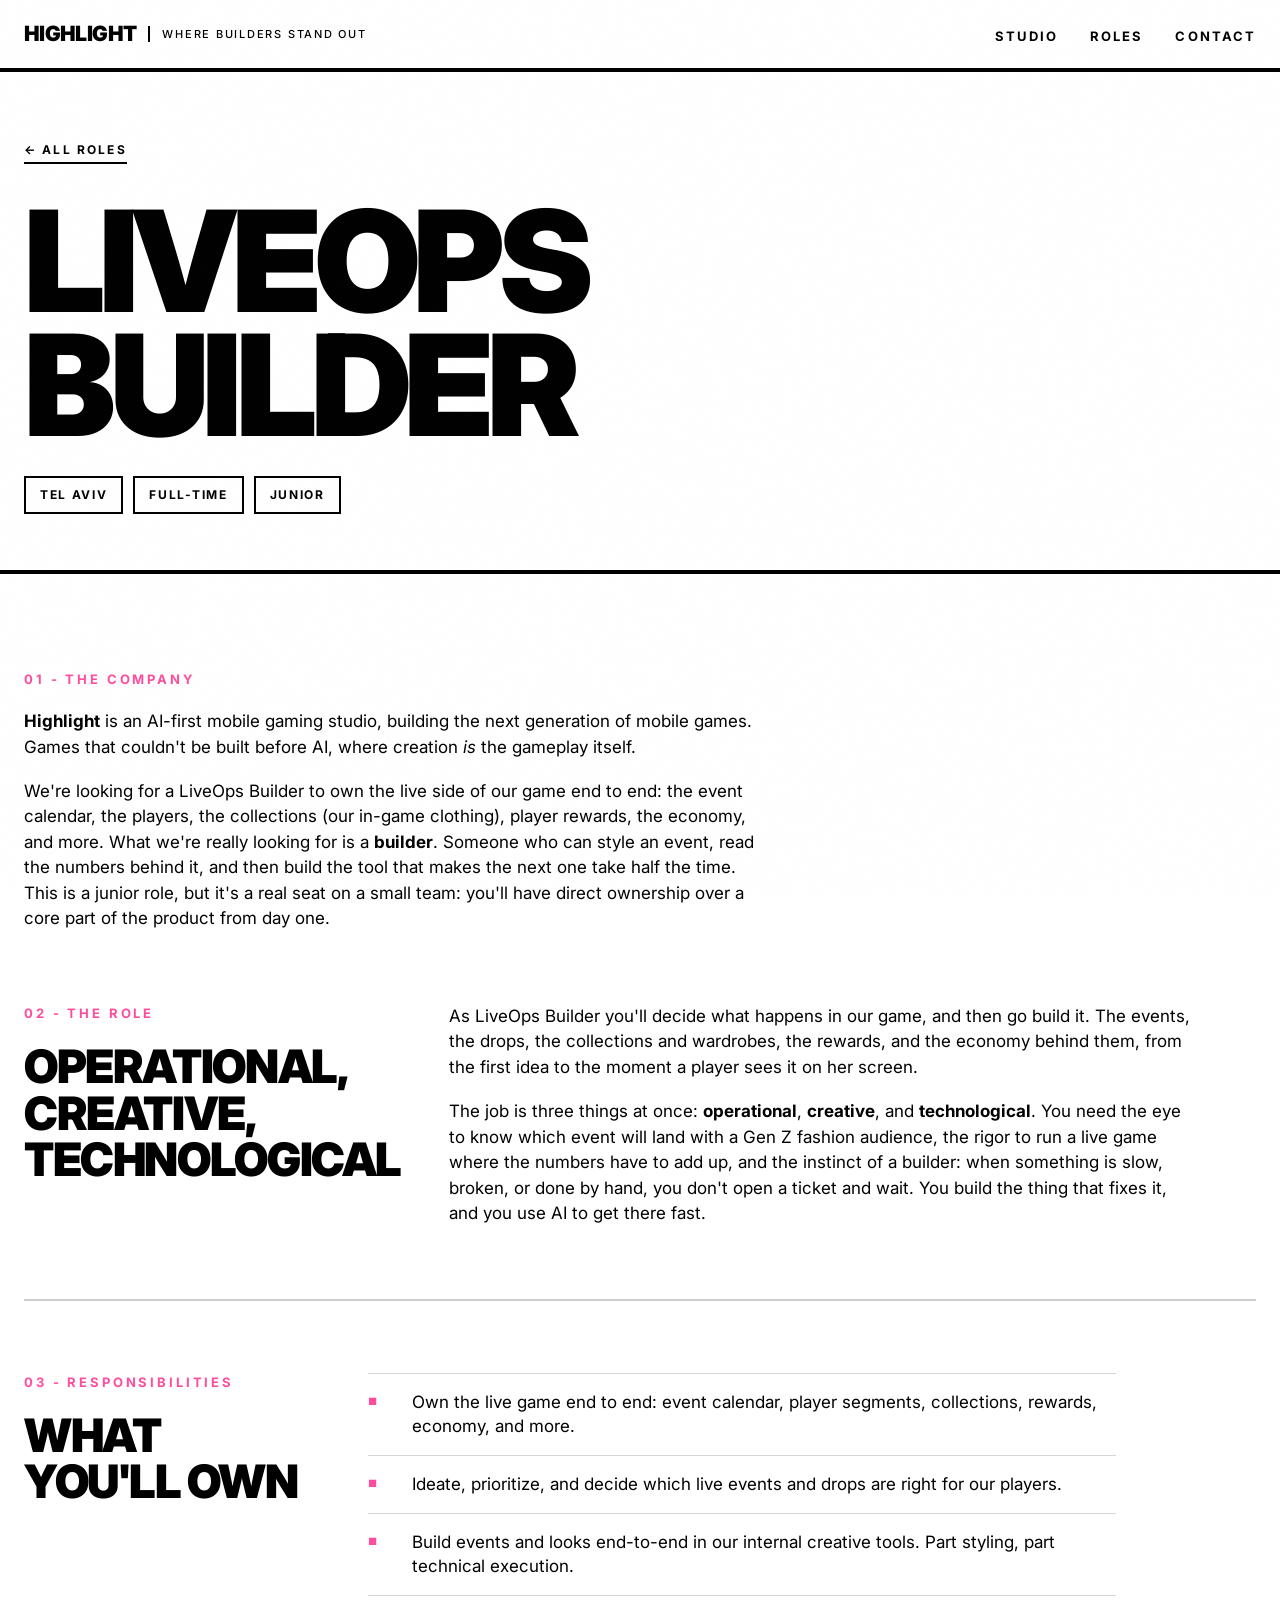
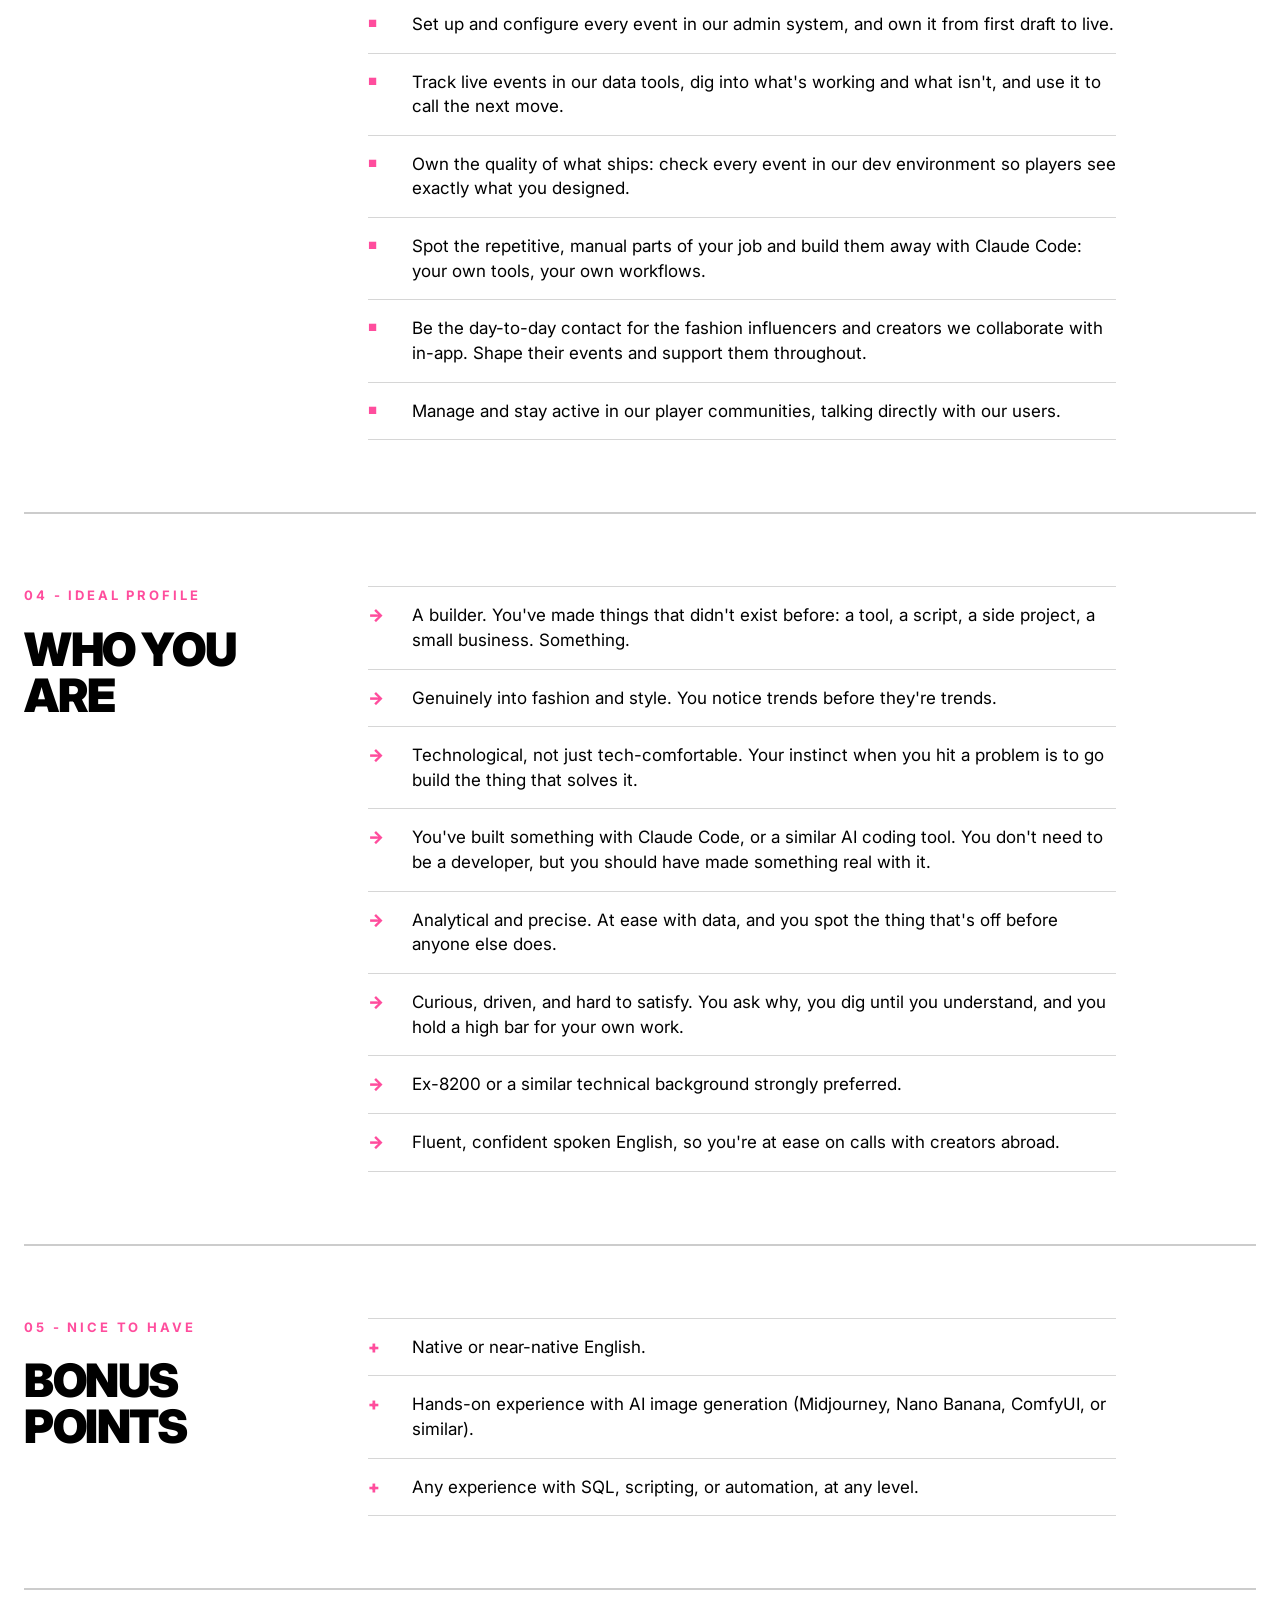
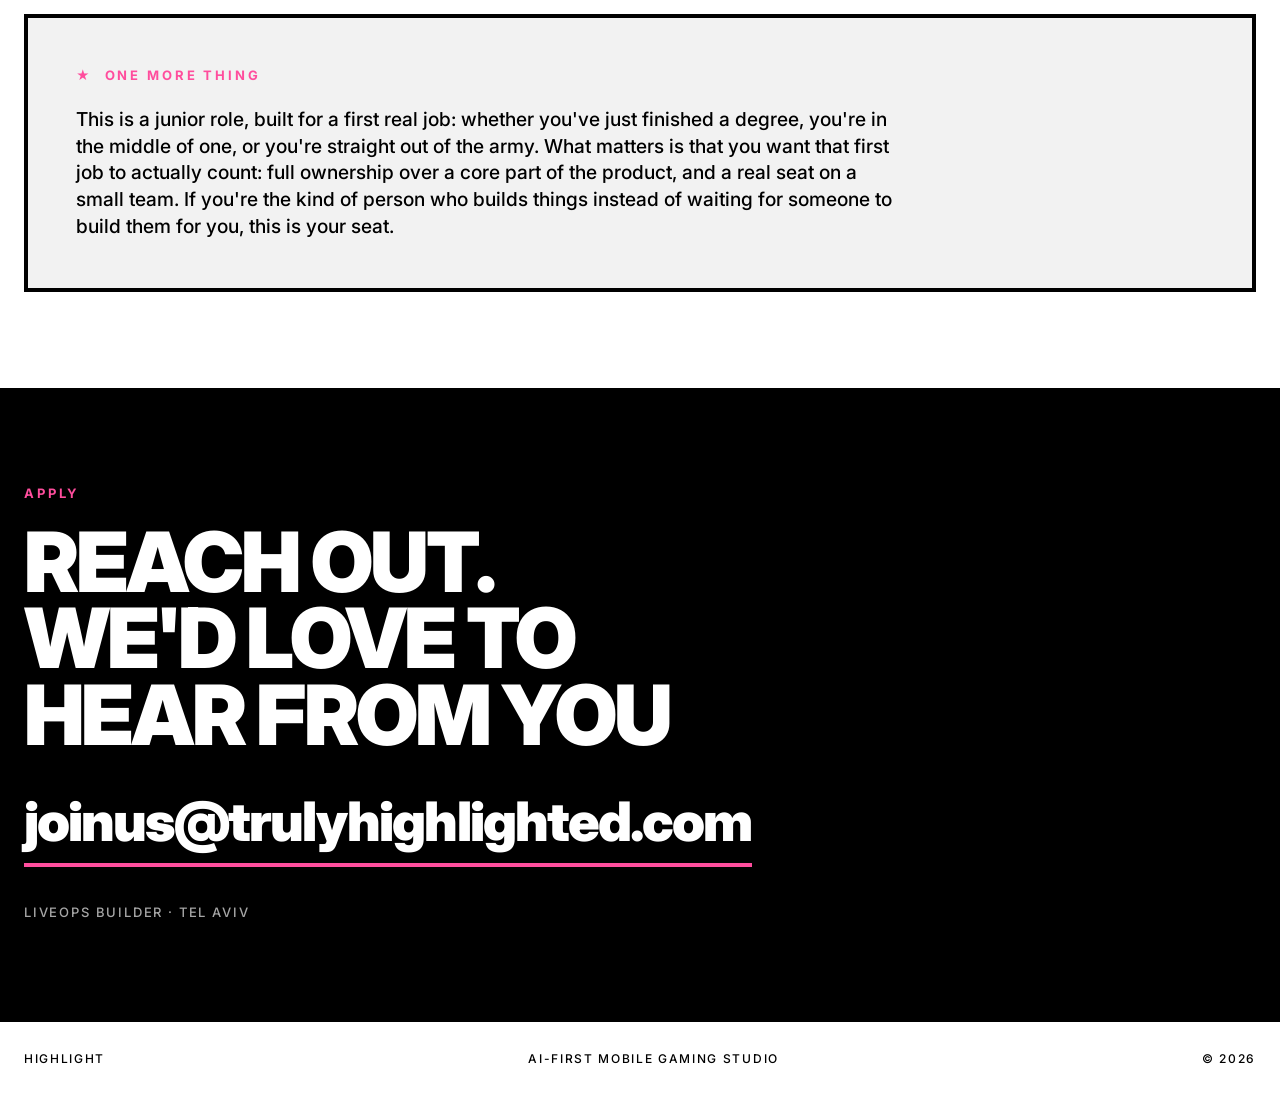
<file: roles/liveops-builder/index.html>
<!DOCTYPE html>
<html lang="en">
<head>
<meta charset="utf-8">
<meta name="viewport" content="width=device-width, initial-scale=1">
<title>LiveOps Builder - Highlight</title>
<meta name="description" content="Own the live side of our game end to end: events, players, collections, rewards, and the economy behind them.">
<link rel="preconnect" href="https://fonts.googleapis.com">
<link rel="preconnect" href="https://fonts.gstatic.com" crossorigin>
<link href="https://fonts.googleapis.com/css2?family=Inter:wght@400;500;700;900&display=swap" rel="stylesheet">
<link rel="stylesheet" href="../../assets/styles.css">
</head>
<body>

<header class="site-header">
  <div class="wrap site-header__inner">
    <a class="brand" href="../../index.html">Highlight <span>Where builders stand out</span></a>
    <nav class="nav">
      <a href="../../index.html#about"><span>Studio</span><span>Studio</span></a>
      <a href="../../index.html#roles"><span>Roles</span><span>Roles</span></a>
      <a href="#apply"><span>Contact</span><span>Contact</span></a>
    </nav>
  </div>
</header>

<section class="role-hero">
  <div class="wrap">
    <a class="role-hero__back" href="../../index.html#roles">← All roles</a>
    <h1 class="display">LiveOps<br>Builder</h1>
    <ul class="role-hero__meta">
      <li>Tel Aviv</li>
      <li>Full-time</li>
      <li>Junior</li>
    </ul>
  </div>
</section>

<section class="section" style="padding-bottom:0">
  <div class="wrap">
    <span class="snum">01 - The company</span>
    <div class="body" style="margin-top:8px">
      <p><strong>Highlight</strong> is an AI-first mobile gaming studio, building the next generation of mobile games. Games that couldn't be built before AI, where creation <em>is</em> the gameplay itself.</p>
      <p>We're looking for a LiveOps Builder to own the live side of our game end to end: the event calendar, the players, the collections (our in-game clothing), player rewards, the economy, and more. What we're really looking for is a <strong>builder</strong>. Someone who can style an event, read the numbers behind it, and then build the tool that makes the next one take half the time. This is a junior role, but it's a real seat on a small team: you'll have direct ownership over a core part of the product from day one.</p>
    </div>
  </div>
</section>

<div class="wrap"><div class="rsec">
  <div class="rsec__grid">
    <div class="rsec__head"><span class="snum">02 - The role</span><h2 class="h3">Operational,<br>creative,<br>technological</h2></div>
    <div class="body"><p>As LiveOps Builder you'll decide what happens in our game, and then go build it. The events, the drops, the collections and wardrobes, the rewards, and the economy behind them, from the first idea to the moment a player sees it on her screen.</p>
          <p>The job is three things at once: <strong>operational</strong>, <strong>creative</strong>, and <strong>technological</strong>. You need the eye to know which event will land with a Gen Z fashion audience, the rigor to run a live game where the numbers have to add up, and the instinct of a builder: when something is slow, broken, or done by hand, you don't open a ticket and wait. You build the thing that fixes it, and you use AI to get there fast.</p></div>
  </div>
</div>

<div class="rsec">
  <div class="rsec__grid">
    <div class="rsec__head"><span class="snum">03 - Responsibilities</span><h2 class="h3">What you'll own</h2></div>
    <div class="body"><ul class="list-bul"><li>Own the live game end to end: event calendar, player segments, collections, rewards, economy, and more.</li>
      <li>Ideate, prioritize, and decide which live events and drops are right for our players.</li>
      <li>Build events and looks end-to-end in our internal creative tools. Part styling, part technical execution.</li>
      <li>Set up and configure every event in our admin system, and own it from first draft to live.</li>
      <li>Track live events in our data tools, dig into what's working and what isn't, and use it to call the next move.</li>
      <li>Own the quality of what ships: check every event in our dev environment so players see exactly what you designed.</li>
      <li>Spot the repetitive, manual parts of your job and build them away with Claude Code: your own tools, your own workflows.</li>
      <li>Be the day-to-day contact for the fashion influencers and creators we collaborate with in-app. Shape their events and support them throughout.</li>
      <li>Manage and stay active in our player communities, talking directly with our users.</li></ul></div>
  </div>
</div>

<div class="rsec">
  <div class="rsec__grid">
    <div class="rsec__head"><span class="snum">04 - Ideal profile</span><h2 class="h3">Who you are</h2></div>
    <div class="body"><ul class="list-arrow"><li>A builder. You've made things that didn't exist before: a tool, a script, a side project, a small business. Something.</li>
      <li>Genuinely into fashion and style. You notice trends before they're trends.</li>
      <li>Technological, not just tech-comfortable. Your instinct when you hit a problem is to go build the thing that solves it.</li>
      <li>You've built something with Claude Code, or a similar AI coding tool. You don't need to be a developer, but you should have made something real with it.</li>
      <li>Analytical and precise. At ease with data, and you spot the thing that's off before anyone else does.</li>
      <li>Curious, driven, and hard to satisfy. You ask why, you dig until you understand, and you hold a high bar for your own work.</li>
      <li>Ex-8200 or a similar technical background strongly preferred.</li>
      <li>Fluent, confident spoken English, so you're at ease on calls with creators abroad.</li></ul></div>
  </div>
</div>

<div class="rsec">
  <div class="rsec__grid">
    <div class="rsec__head"><span class="snum">05 - Nice to have</span><h2 class="h3">Bonus points</h2></div>
    <div class="body"><ul class="list-plus"><li>Native or near-native English.</li>
      <li>Hands-on experience with AI image generation (Midjourney, Nano Banana, ComfyUI, or similar).</li>
      <li>Any experience with SQL, scripting, or automation, at any level.</li></ul></div>
  </div>
</div>

<div style="padding:24px 0 96px">
  <div class="onemore pat-dots">
    <span class="snum">★ &nbsp;One more thing</span>
    <div class="body" style="font-size:1.2rem;line-height:1.4;font-weight:500">This is a junior role, built for a first real job: whether you've just finished a degree, you're in the middle of one, or you're straight out of the army. What matters is that you want that first job to actually count: full ownership over a core part of the product, and a real seat on a small team. If you're the kind of person who builds things instead of waiting for someone to build them for you, this is your seat.</div>
  </div>
</div>
</div>

<section class="contact" id="apply">
  <div class="wrap">
    <span class="snum">Apply</span>
    <h2 class="h2">Reach out.<br>We'd love to<br>hear from you</h2>
    <a class="contact__mail" href="mailto:joinus@trulyhighlighted.com?subject=LiveOps%20Builder">joinus@trulyhighlighted.com</a>
    <p class="meta" style="margin-top:36px;opacity:.65">LiveOps Builder · Tel Aviv</p>
  </div>
</section>

<footer class="site-footer">
  <div class="wrap site-footer__inner">
    <span><a href="../../index.html">Highlight</a></span>
    <span>AI-first mobile gaming studio</span>
    <span>© 2026</span>
  </div>
</footer>

</body>
</html>
</file>
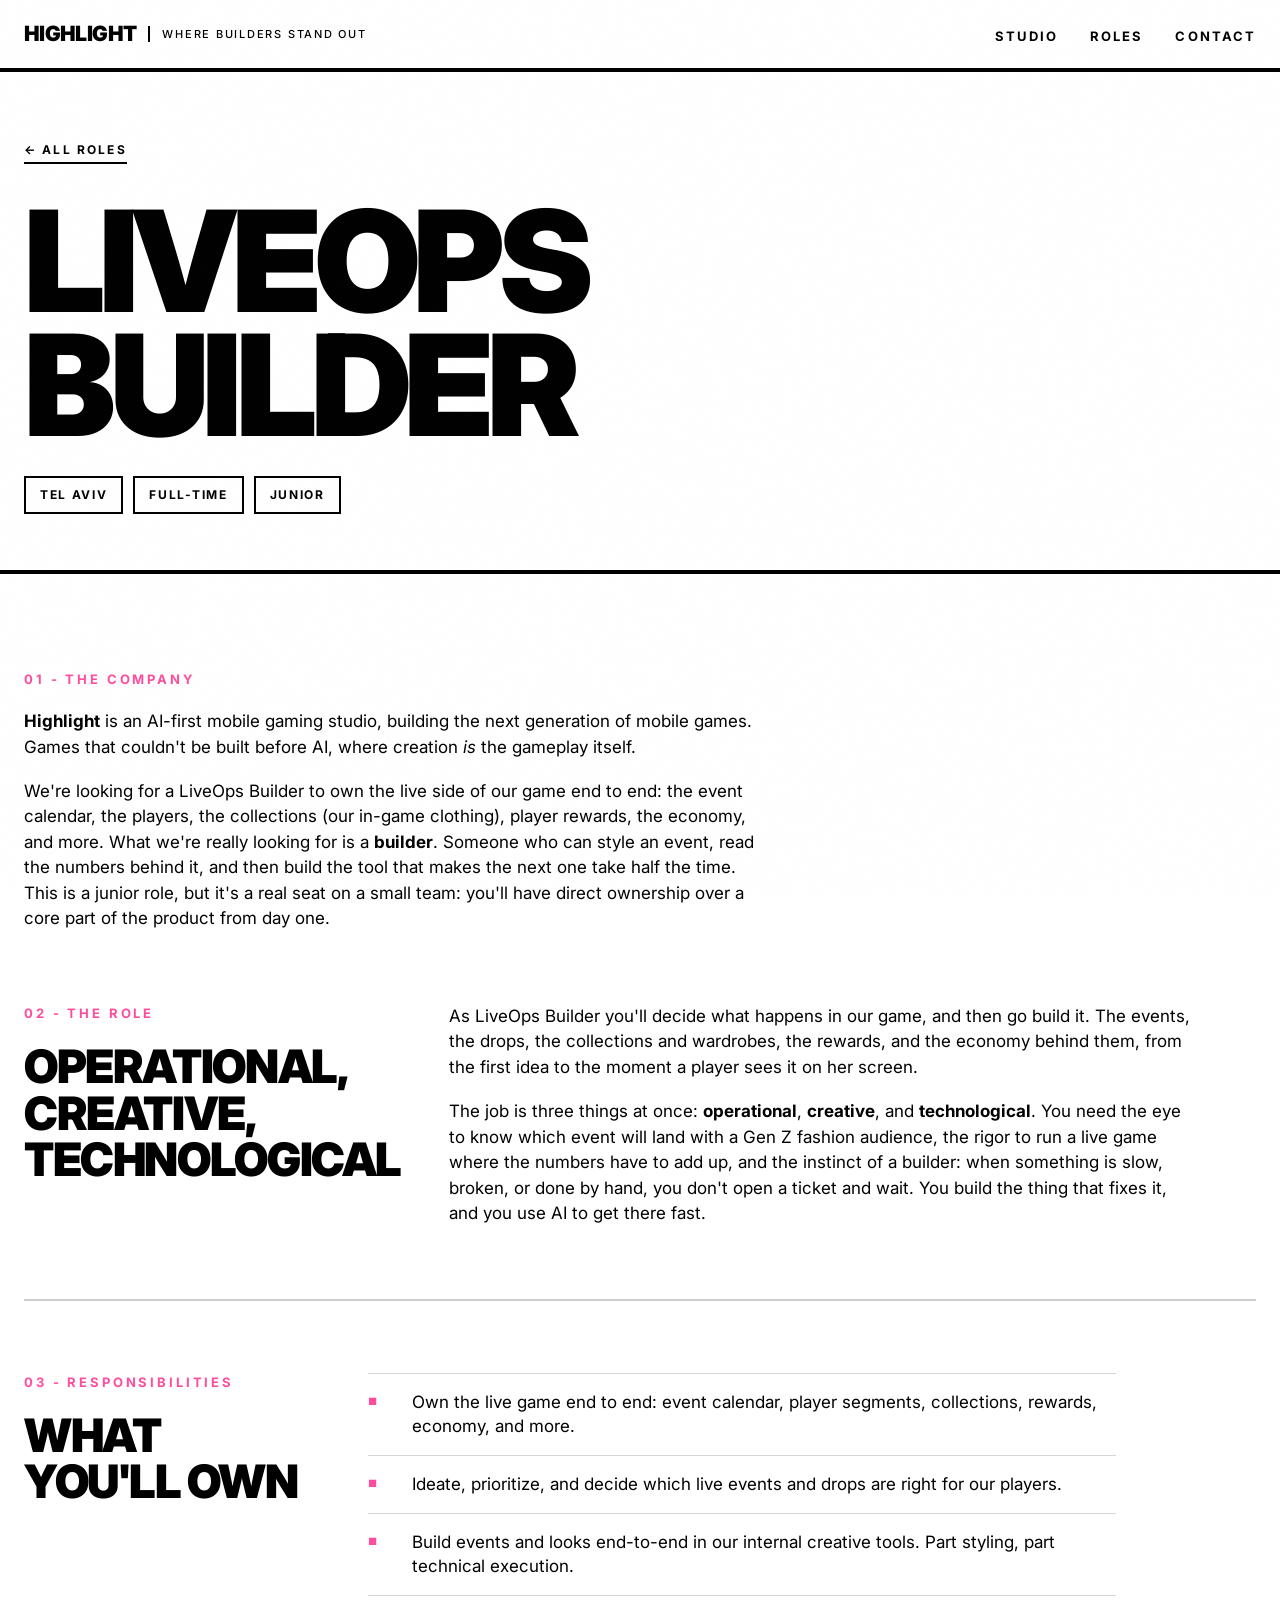
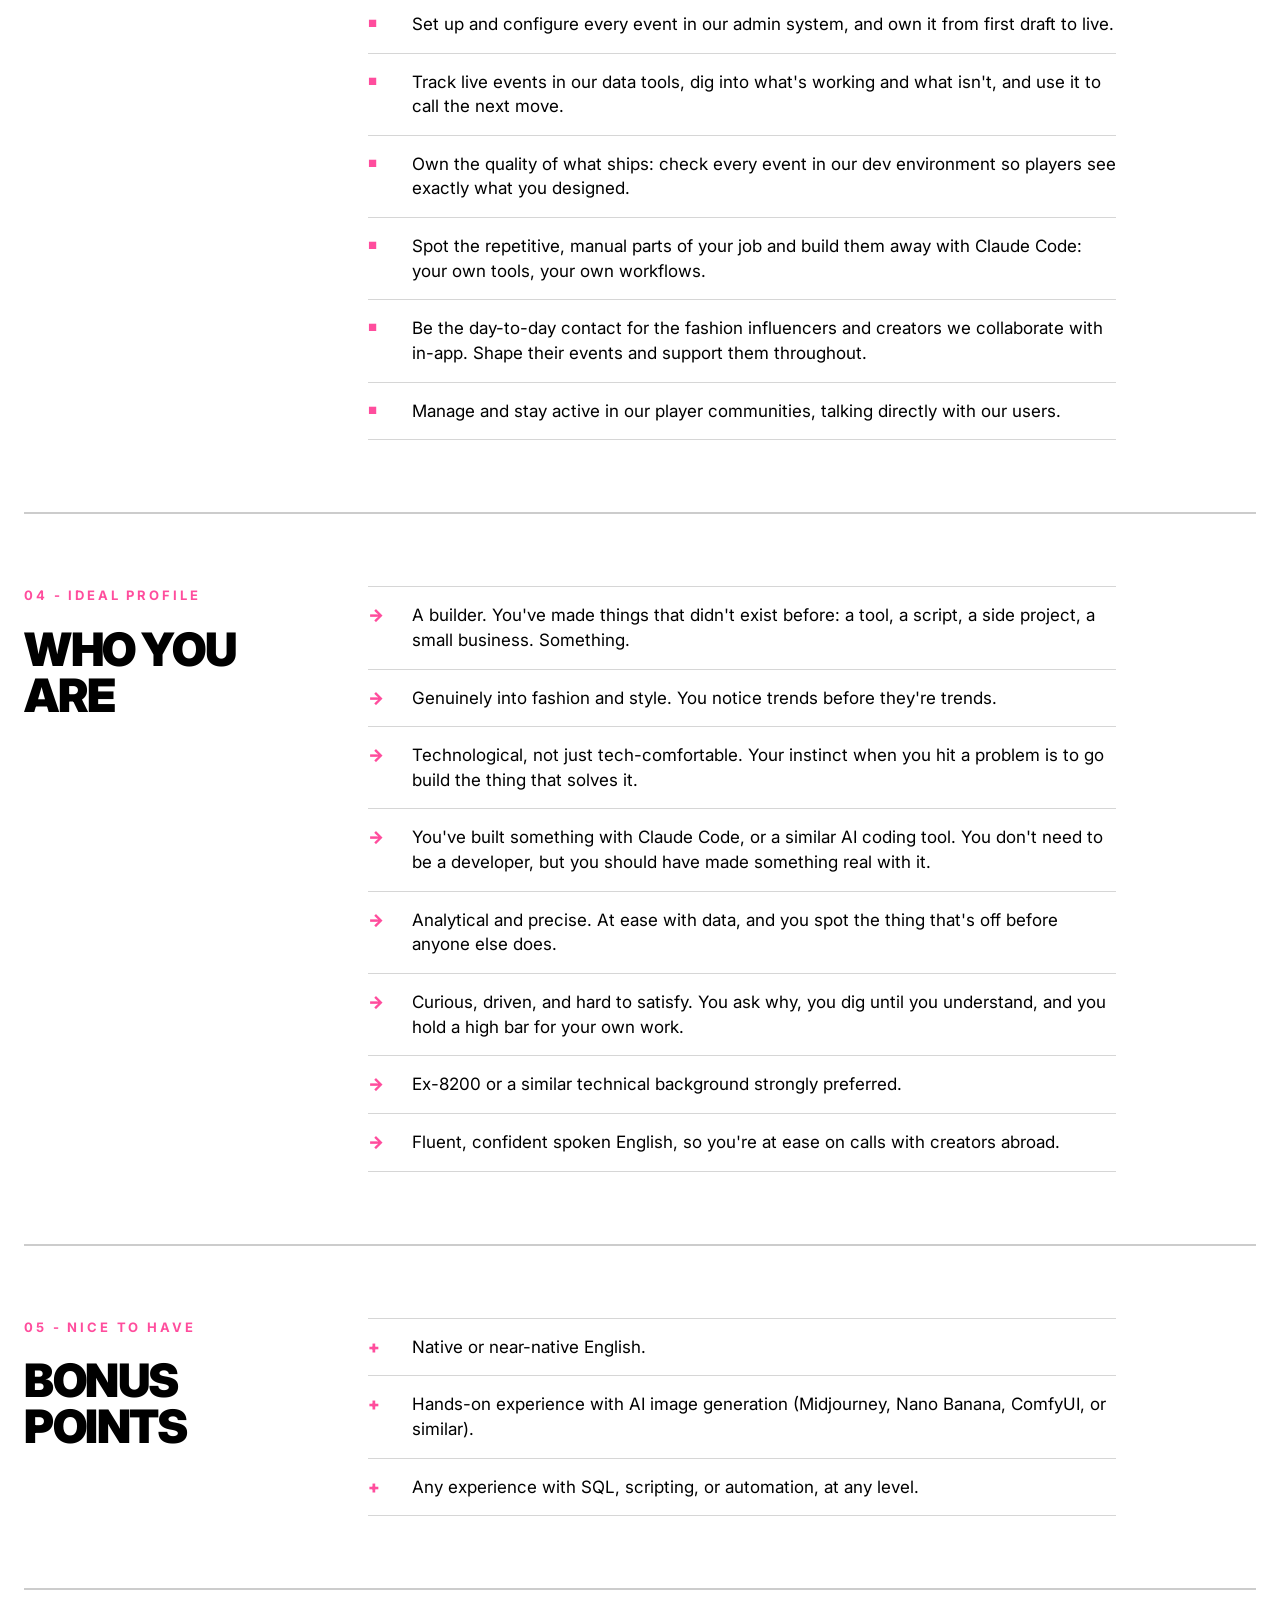
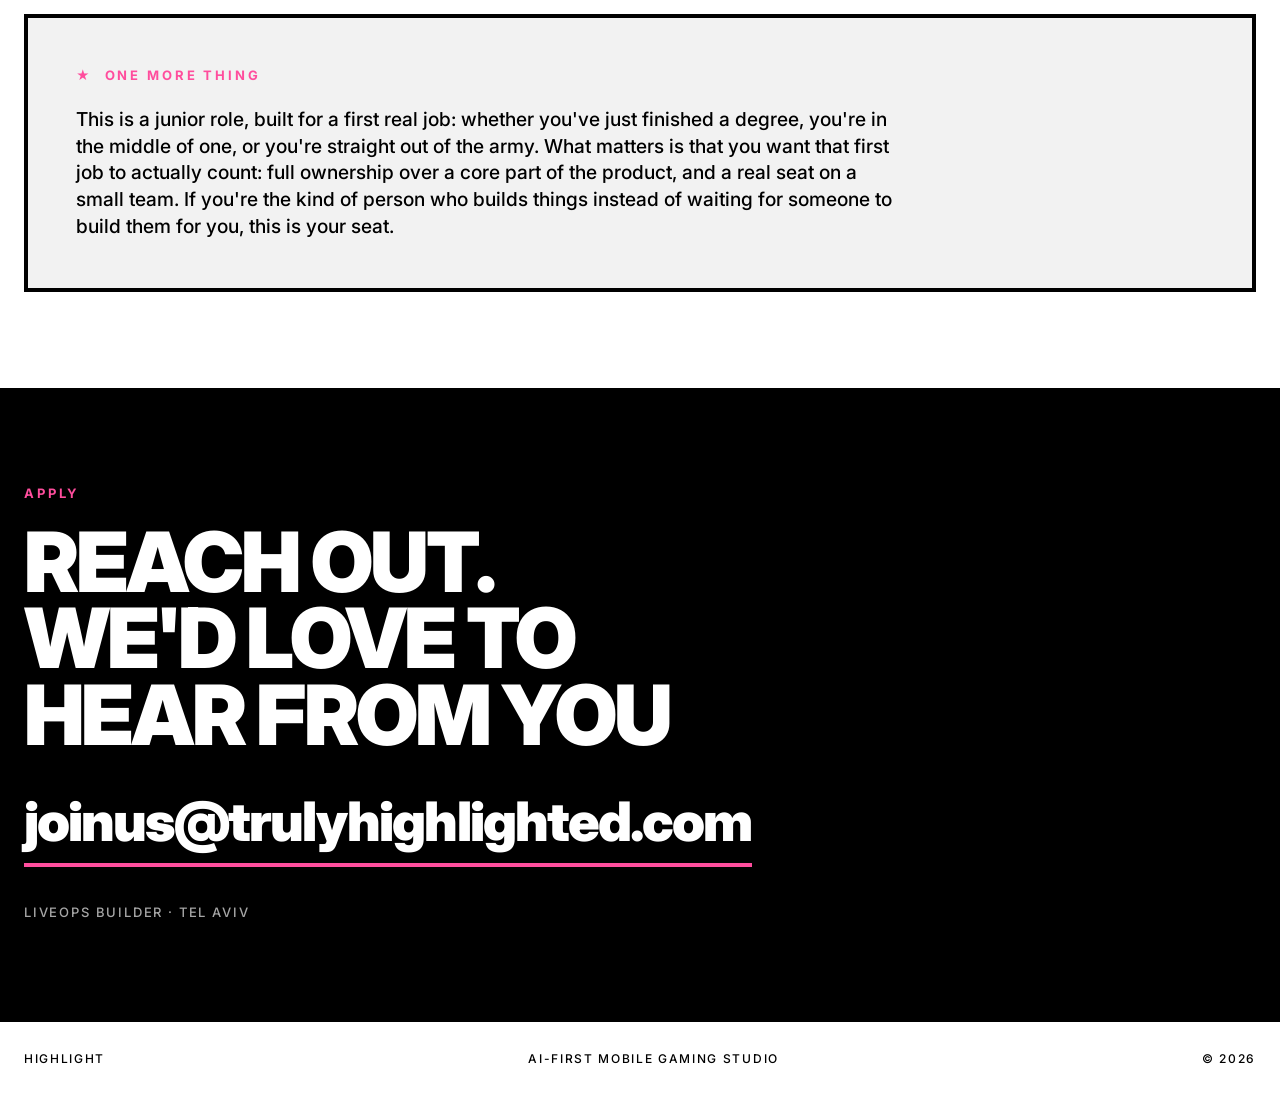
<file: roles/liveops-manager/index.html>
<!DOCTYPE html>
<html lang="en">
<head>
<meta charset="UTF-8" />
<meta name="viewport" content="width=device-width, initial-scale=1.0" />
<title>LiveOps Builder - Highlight</title>
<!-- The role was renamed from LiveOps Manager to LiveOps Builder. This page
     only exists so links shared before the rename keep working. -->
<link rel="canonical" href="../liveops-builder/" />
<meta http-equiv="refresh" content="0; url=../liveops-builder/" />
<meta name="robots" content="noindex, follow" />
<meta name="description" content="This role is now called LiveOps Builder." />
<link rel="preconnect" href="https://fonts.googleapis.com">
<link rel="preconnect" href="https://fonts.gstatic.com" crossorigin>
<link href="https://fonts.googleapis.com/css2?family=Inter:wght@400;500;700;900&display=swap" rel="stylesheet">
<link rel="stylesheet" href="../../assets/styles.css" />
</head>
<body>

<header class="site-header">
  <div class="wrap site-header__inner">
    <a class="brand" href="../../index.html">Highlight <span>Where builders stand out</span></a>
    <nav class="nav">
      <a href="../../index.html#about"><span>Studio</span><span>Studio</span></a>
      <a href="../../index.html#roles"><span>Roles</span><span>Roles</span></a>
      <a href="../liveops-builder/#apply"><span>Contact</span><span>Contact</span></a>
    </nav>
  </div>
</header>

<section class="section">
  <div class="wrap">
    <span class="snum">This role has a new name</span>
    <h1 class="h2">LiveOps Manager<br>is now<br>LiveOps Builder</h1>
    <p class="lead" style="margin-top:32px">Same role, same team. Taking you to the new page now.</p>
    <p style="margin-top:36px"><a class="btn" href="../liveops-builder/">Read the role</a></p>
  </div>
</section>

<footer class="site-footer">
  <div class="wrap site-footer__inner">
    <span><a href="../../index.html">Highlight</a></span>
    <span>AI-first mobile gaming studio</span>
    <span>&copy; 2026</span>
  </div>
</footer>

<script>
  /* replace() rather than assign() so the old URL is not left in history,
     which would make the back button bounce straight back here. */
  location.replace('../liveops-builder/');
</script>
</body>
</html>
</file>
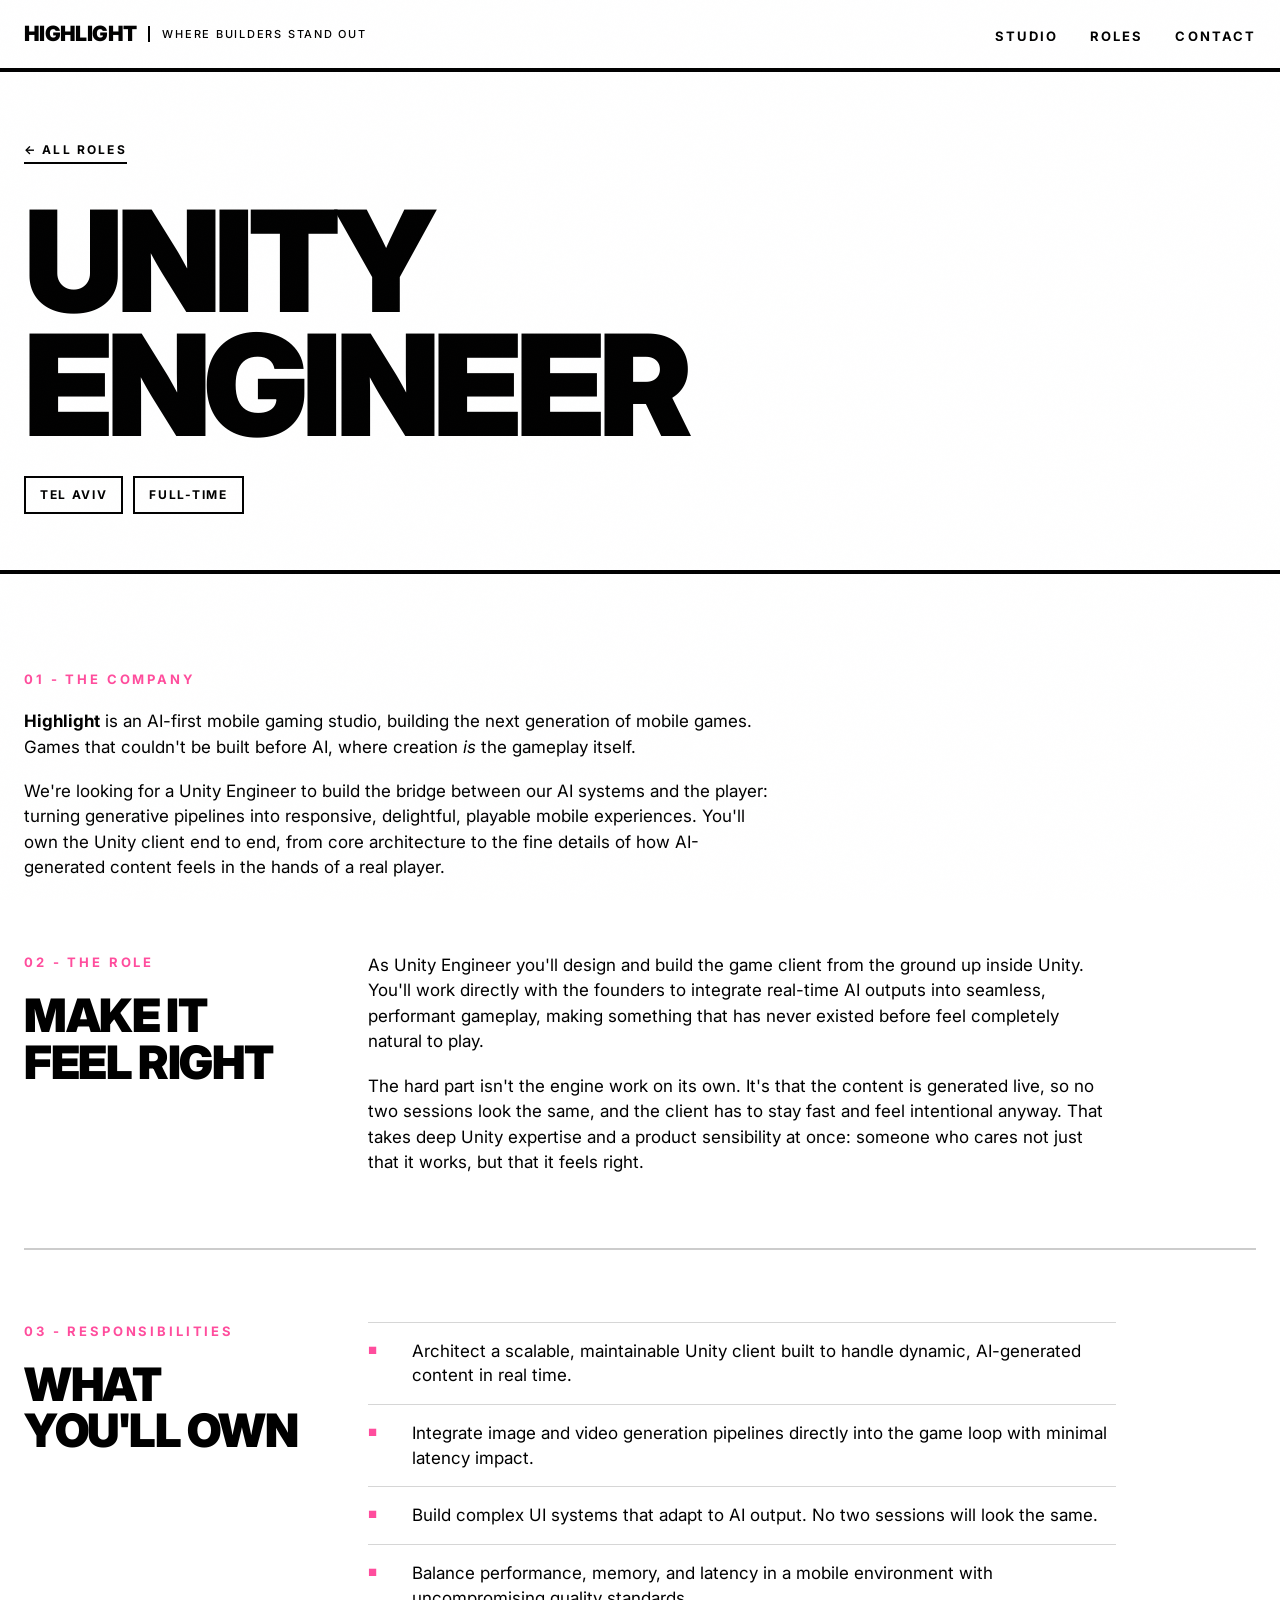
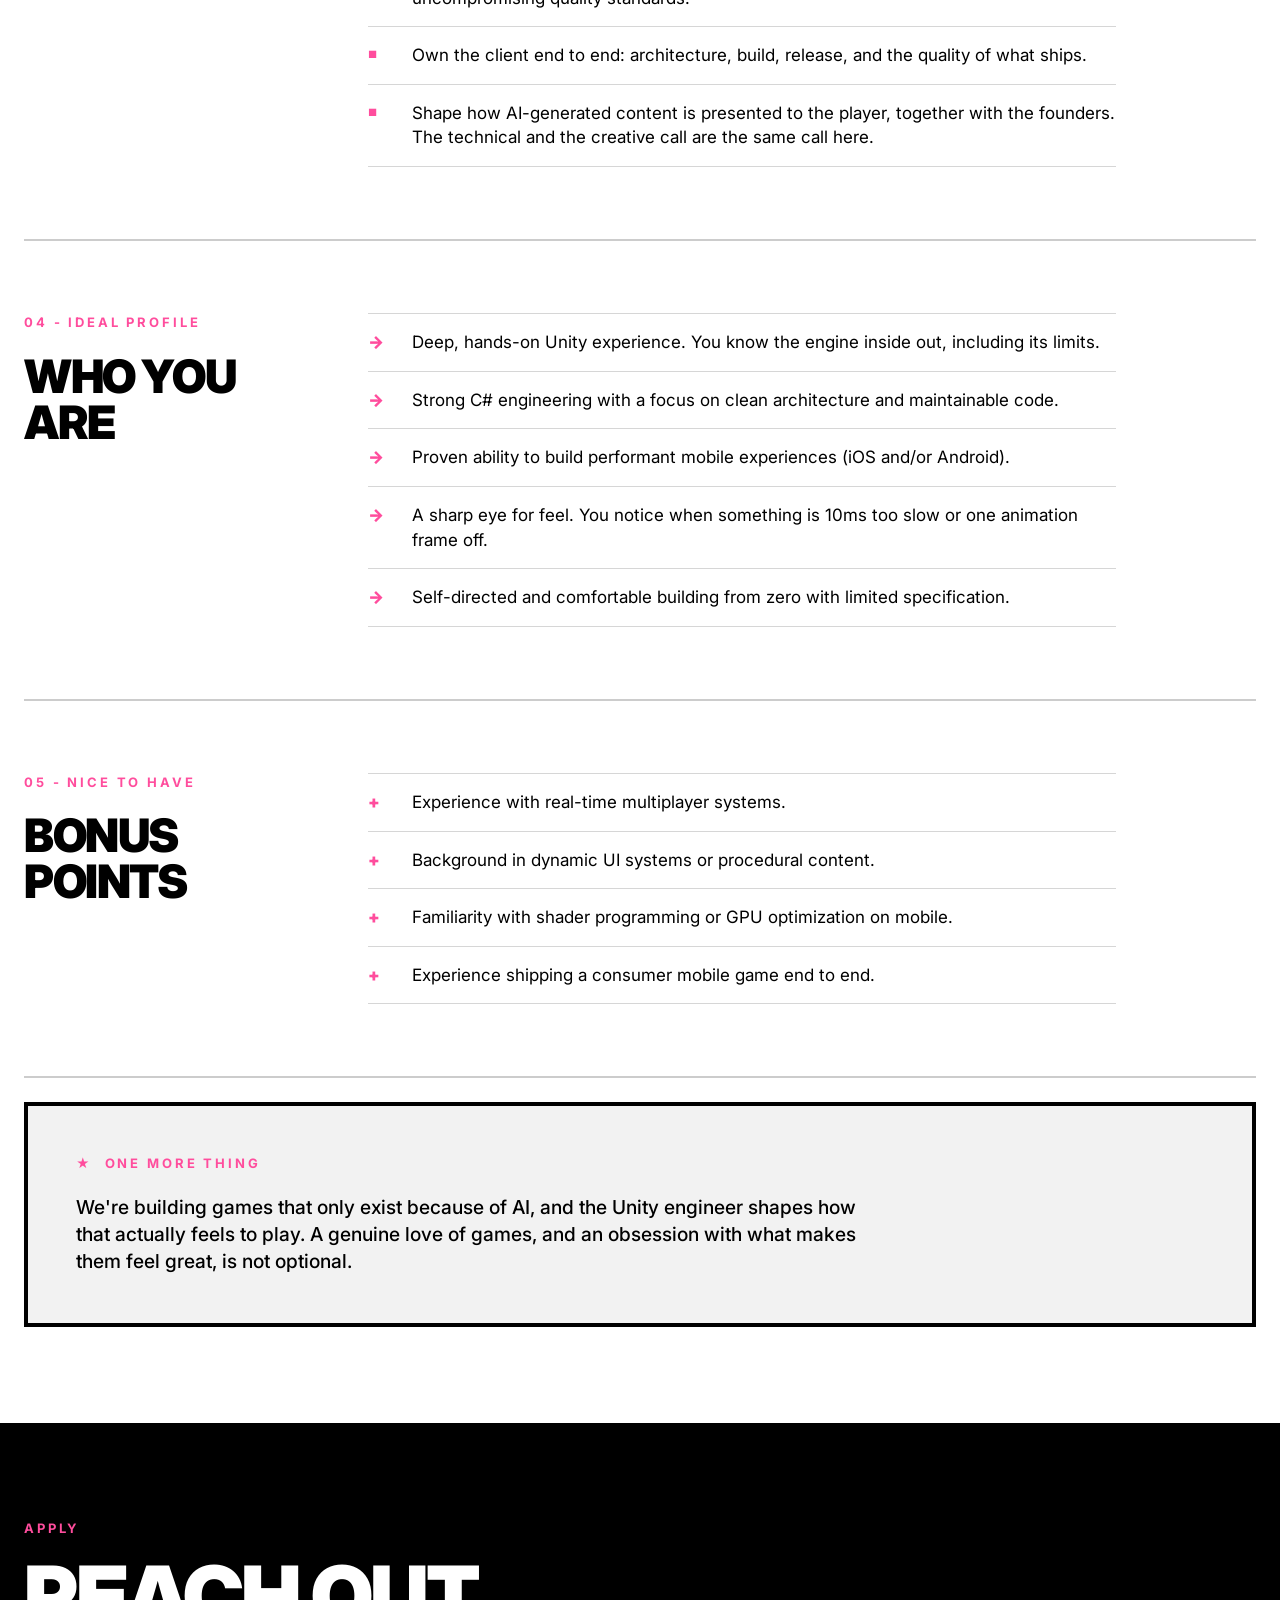
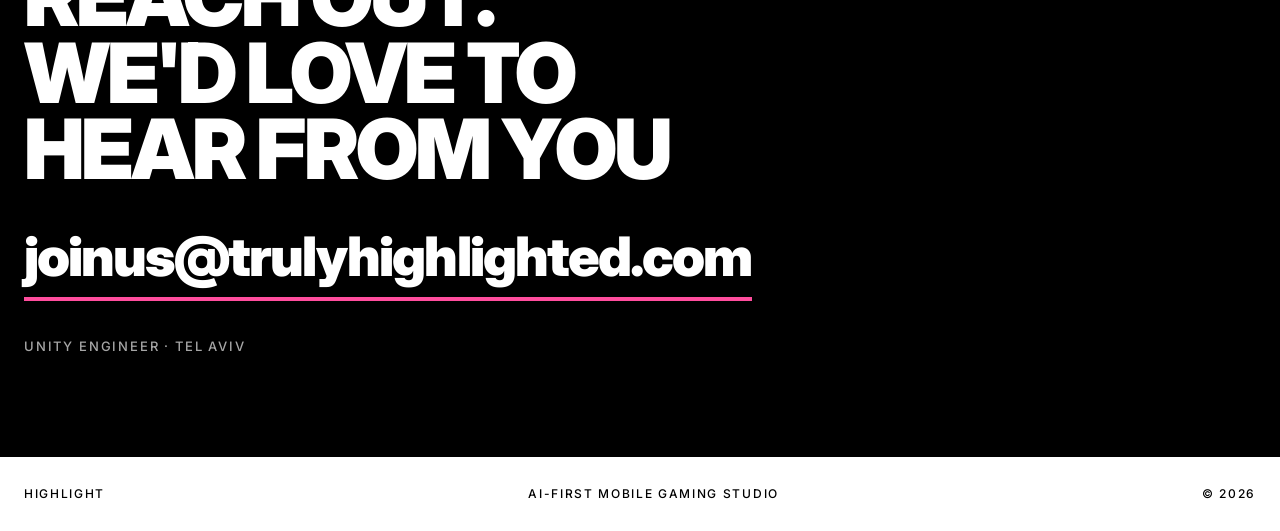
<file: roles/unity-engineer/index.html>
<!DOCTYPE html>
<html lang="en">
<head>
<meta charset="utf-8">
<meta name="viewport" content="width=device-width, initial-scale=1">
<title>Unity Engineer - Highlight</title>
<meta name="description" content="Build the bridge between AI systems and mobile gameplay. Own the Unity client end to end.">
<link rel="preconnect" href="https://fonts.googleapis.com">
<link rel="preconnect" href="https://fonts.gstatic.com" crossorigin>
<link href="https://fonts.googleapis.com/css2?family=Inter:wght@400;500;700;900&display=swap" rel="stylesheet">
<link rel="stylesheet" href="../../assets/styles.css">
</head>
<body>

<header class="site-header">
  <div class="wrap site-header__inner">
    <a class="brand" href="../../index.html">Highlight <span>Where builders stand out</span></a>
    <nav class="nav">
      <a href="../../index.html#about"><span>Studio</span><span>Studio</span></a>
      <a href="../../index.html#roles"><span>Roles</span><span>Roles</span></a>
      <a href="#apply"><span>Contact</span><span>Contact</span></a>
    </nav>
  </div>
</header>

<section class="role-hero">
  <div class="wrap">
    <a class="role-hero__back" href="../../index.html#roles">← All roles</a>
    <h1 class="display">Unity<br>Engineer</h1>
    <ul class="role-hero__meta">
      <li>Tel Aviv</li>
      <li>Full-time</li>
    </ul>
  </div>
</section>

<section class="section" style="padding-bottom:0">
  <div class="wrap">
    <span class="snum">01 - The company</span>
    <div class="body" style="margin-top:8px">
      <p><strong>Highlight</strong> is an AI-first mobile gaming studio, building the next generation of mobile games. Games that couldn't be built before AI, where creation <em>is</em> the gameplay itself.</p>
      <p>We're looking for a Unity Engineer to build the bridge between our AI systems and the player: turning generative pipelines into responsive, delightful, playable mobile experiences. You'll own the Unity client end to end, from core architecture to the fine details of how AI-generated content feels in the hands of a real player.</p>
    </div>
  </div>
</section>

<div class="wrap"><div class="rsec">
  <div class="rsec__grid">
    <div class="rsec__head"><span class="snum">02 - The role</span><h2 class="h3">Make it<br>feel right</h2></div>
    <div class="body"><p>As Unity Engineer you'll design and build the game client from the ground up inside Unity. You'll work directly with the founders to integrate real-time AI outputs into seamless, performant gameplay, making something that has never existed before feel completely natural to play.</p>
          <p>The hard part isn't the engine work on its own. It's that the content is generated live, so no two sessions look the same, and the client has to stay fast and feel intentional anyway. That takes deep Unity expertise and a product sensibility at once: someone who cares not just that it works, but that it feels right.</p></div>
  </div>
</div>

<div class="rsec">
  <div class="rsec__grid">
    <div class="rsec__head"><span class="snum">03 - Responsibilities</span><h2 class="h3">What you'll own</h2></div>
    <div class="body"><ul class="list-bul"><li>Architect a scalable, maintainable Unity client built to handle dynamic, AI-generated content in real time.</li>
      <li>Integrate image and video generation pipelines directly into the game loop with minimal latency impact.</li>
      <li>Build complex UI systems that adapt to AI output. No two sessions will look the same.</li>
      <li>Balance performance, memory, and latency in a mobile environment with uncompromising quality standards.</li>
      <li>Own the client end to end: architecture, build, release, and the quality of what ships.</li>
      <li>Shape how AI-generated content is presented to the player, together with the founders. The technical and the creative call are the same call here.</li></ul></div>
  </div>
</div>

<div class="rsec">
  <div class="rsec__grid">
    <div class="rsec__head"><span class="snum">04 - Ideal profile</span><h2 class="h3">Who you are</h2></div>
    <div class="body"><ul class="list-arrow"><li>Deep, hands-on Unity experience. You know the engine inside out, including its limits.</li>
      <li>Strong C# engineering with a focus on clean architecture and maintainable code.</li>
      <li>Proven ability to build performant mobile experiences (iOS and/or Android).</li>
      <li>A sharp eye for feel. You notice when something is 10ms too slow or one animation frame off.</li>
      <li>Self-directed and comfortable building from zero with limited specification.</li></ul></div>
  </div>
</div>

<div class="rsec">
  <div class="rsec__grid">
    <div class="rsec__head"><span class="snum">05 - Nice to have</span><h2 class="h3">Bonus points</h2></div>
    <div class="body"><ul class="list-plus"><li>Experience with real-time multiplayer systems.</li>
      <li>Background in dynamic UI systems or procedural content.</li>
      <li>Familiarity with shader programming or GPU optimization on mobile.</li>
      <li>Experience shipping a consumer mobile game end to end.</li></ul></div>
  </div>
</div>

<div style="padding:24px 0 96px">
  <div class="onemore pat-dots">
    <span class="snum">★ &nbsp;One more thing</span>
    <div class="body" style="font-size:1.2rem;line-height:1.4;font-weight:500">We're building games that only exist because of AI, and the Unity engineer shapes how that actually feels to play. A genuine love of games, and an obsession with what makes them feel great, is not optional.</div>
  </div>
</div>
</div>

<section class="contact" id="apply">
  <div class="wrap">
    <span class="snum">Apply</span>
    <h2 class="h2">Reach out.<br>We'd love to<br>hear from you</h2>
    <a class="contact__mail" href="mailto:joinus@trulyhighlighted.com?subject=Unity%20Engineer">joinus@trulyhighlighted.com</a>
    <p class="meta" style="margin-top:36px;opacity:.65">Unity Engineer · Tel Aviv</p>
  </div>
</section>

<footer class="site-footer">
  <div class="wrap site-footer__inner">
    <span><a href="../../index.html">Highlight</a></span>
    <span>AI-first mobile gaming studio</span>
    <span>© 2026</span>
  </div>
</footer>

</body>
</html>
</file>
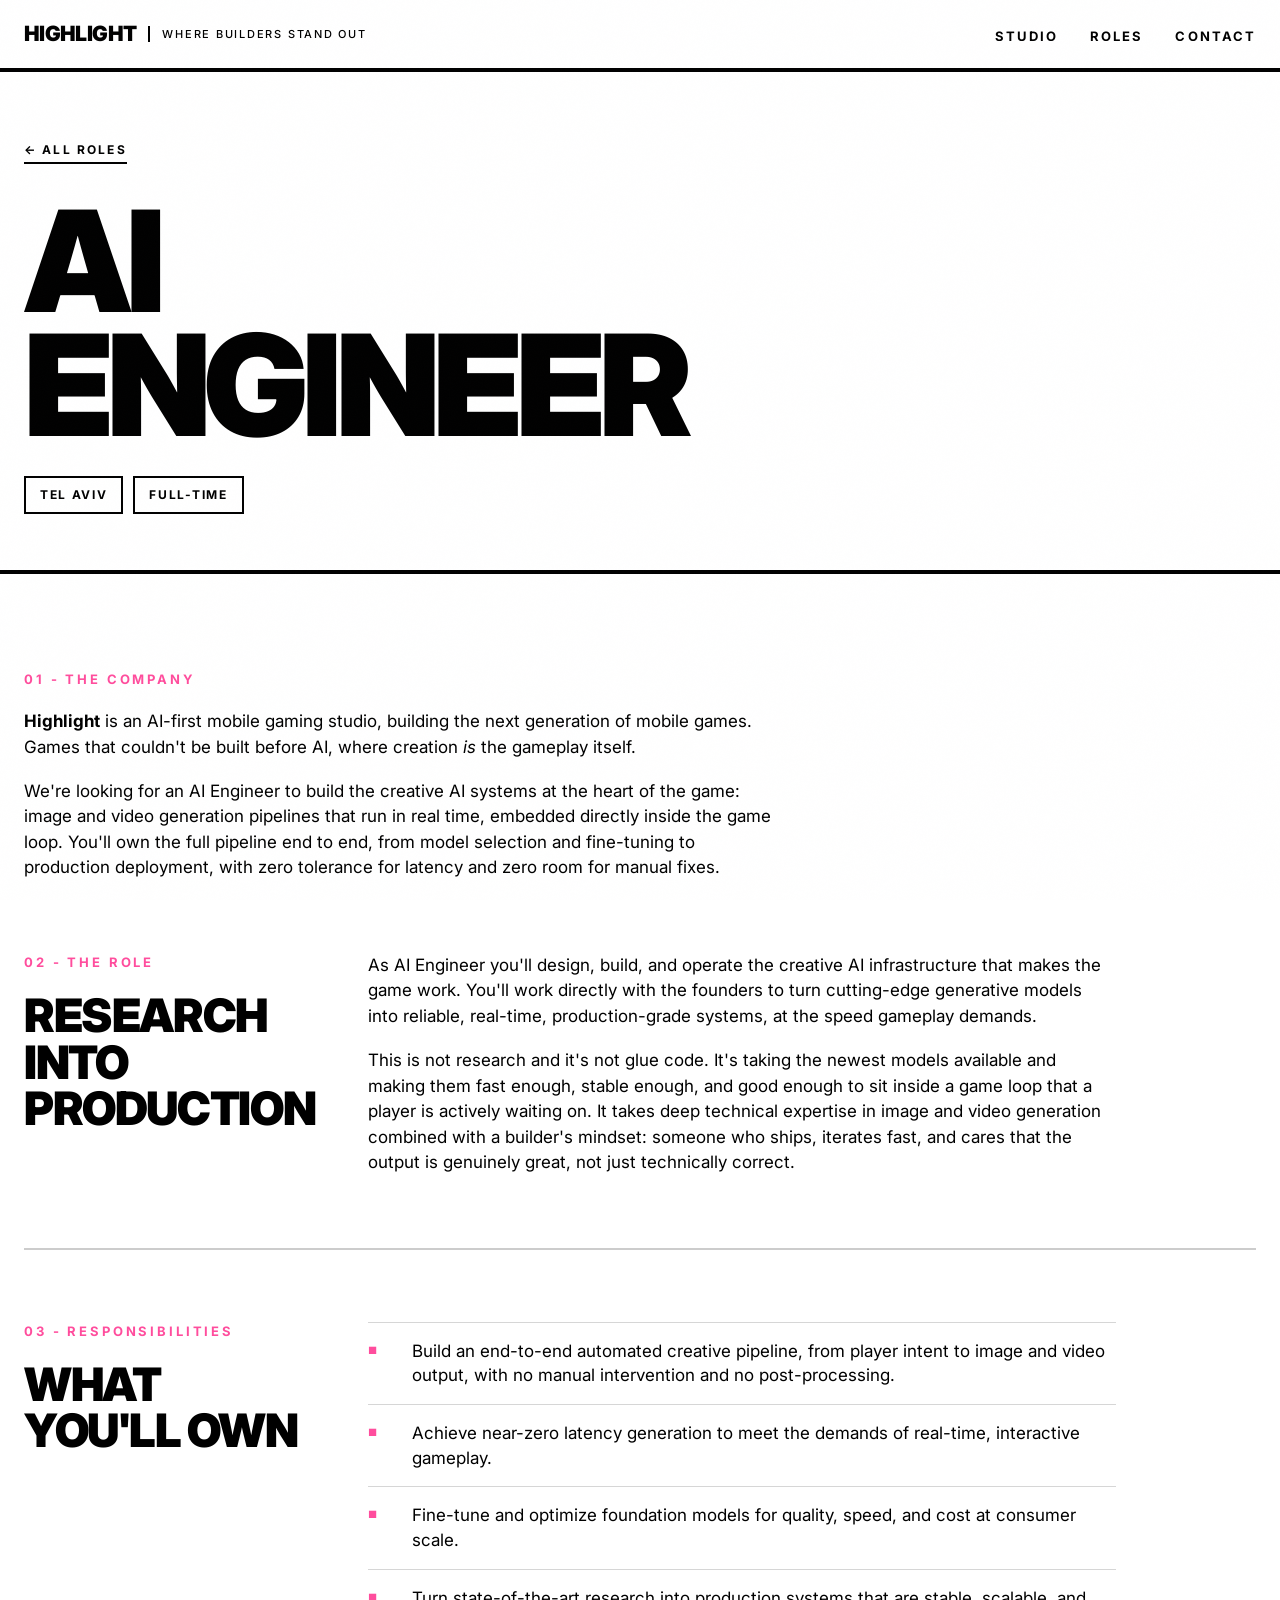
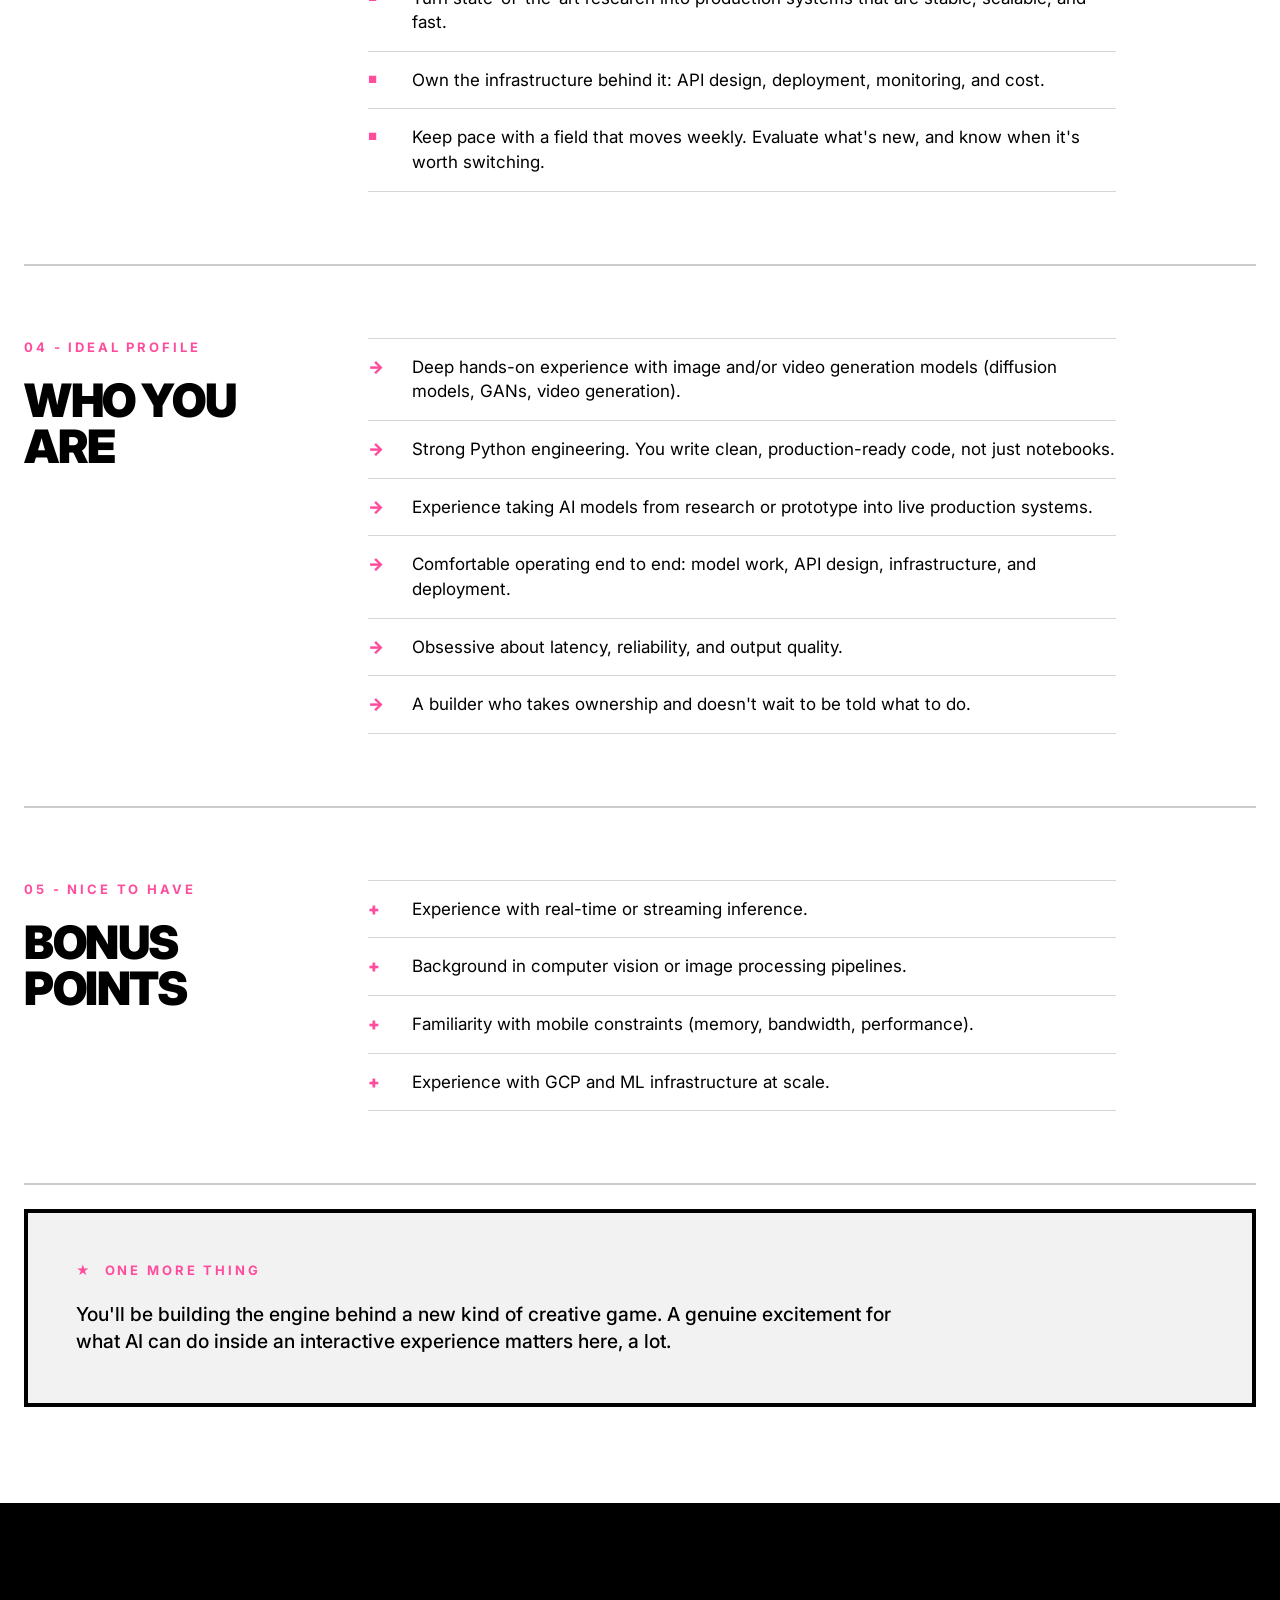
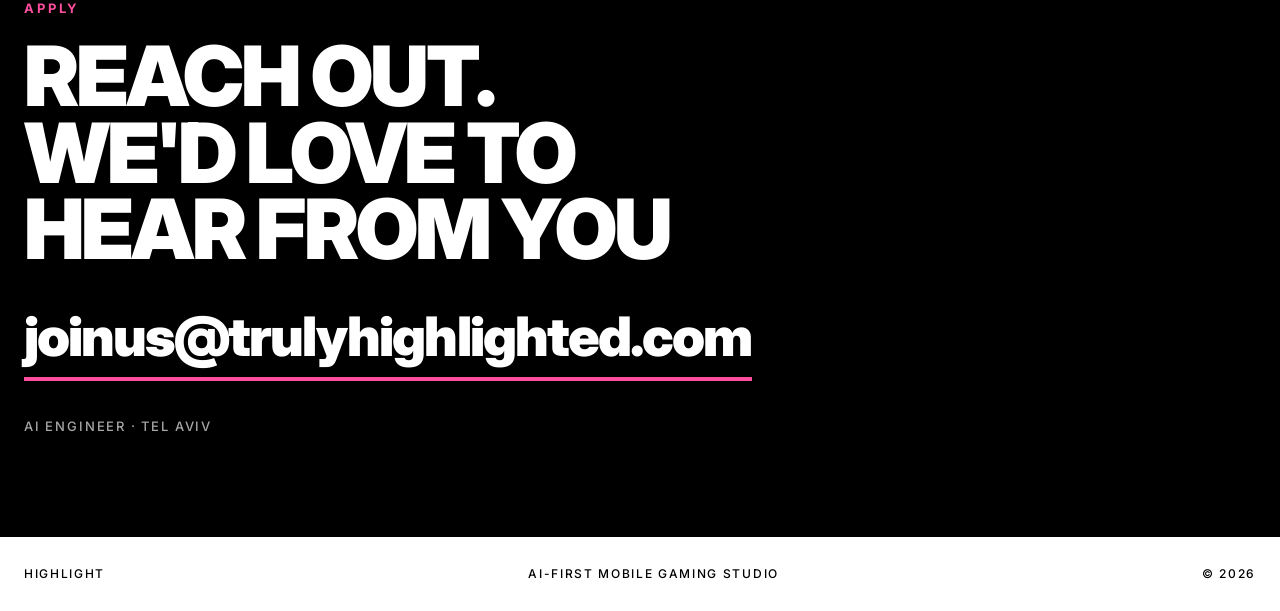
<file: hiring1/roles/ai-engineer/index.html>
<!doctype html>
<html lang="en"><head><meta charset="utf-8"><meta http-equiv="refresh" content="0;url=../../../roles/ai-engineer/index.html"><title>Highlight</title></head><body><a href="../../../roles/ai-engineer/index.html">Continue to Highlight</a></body></html>
</file>
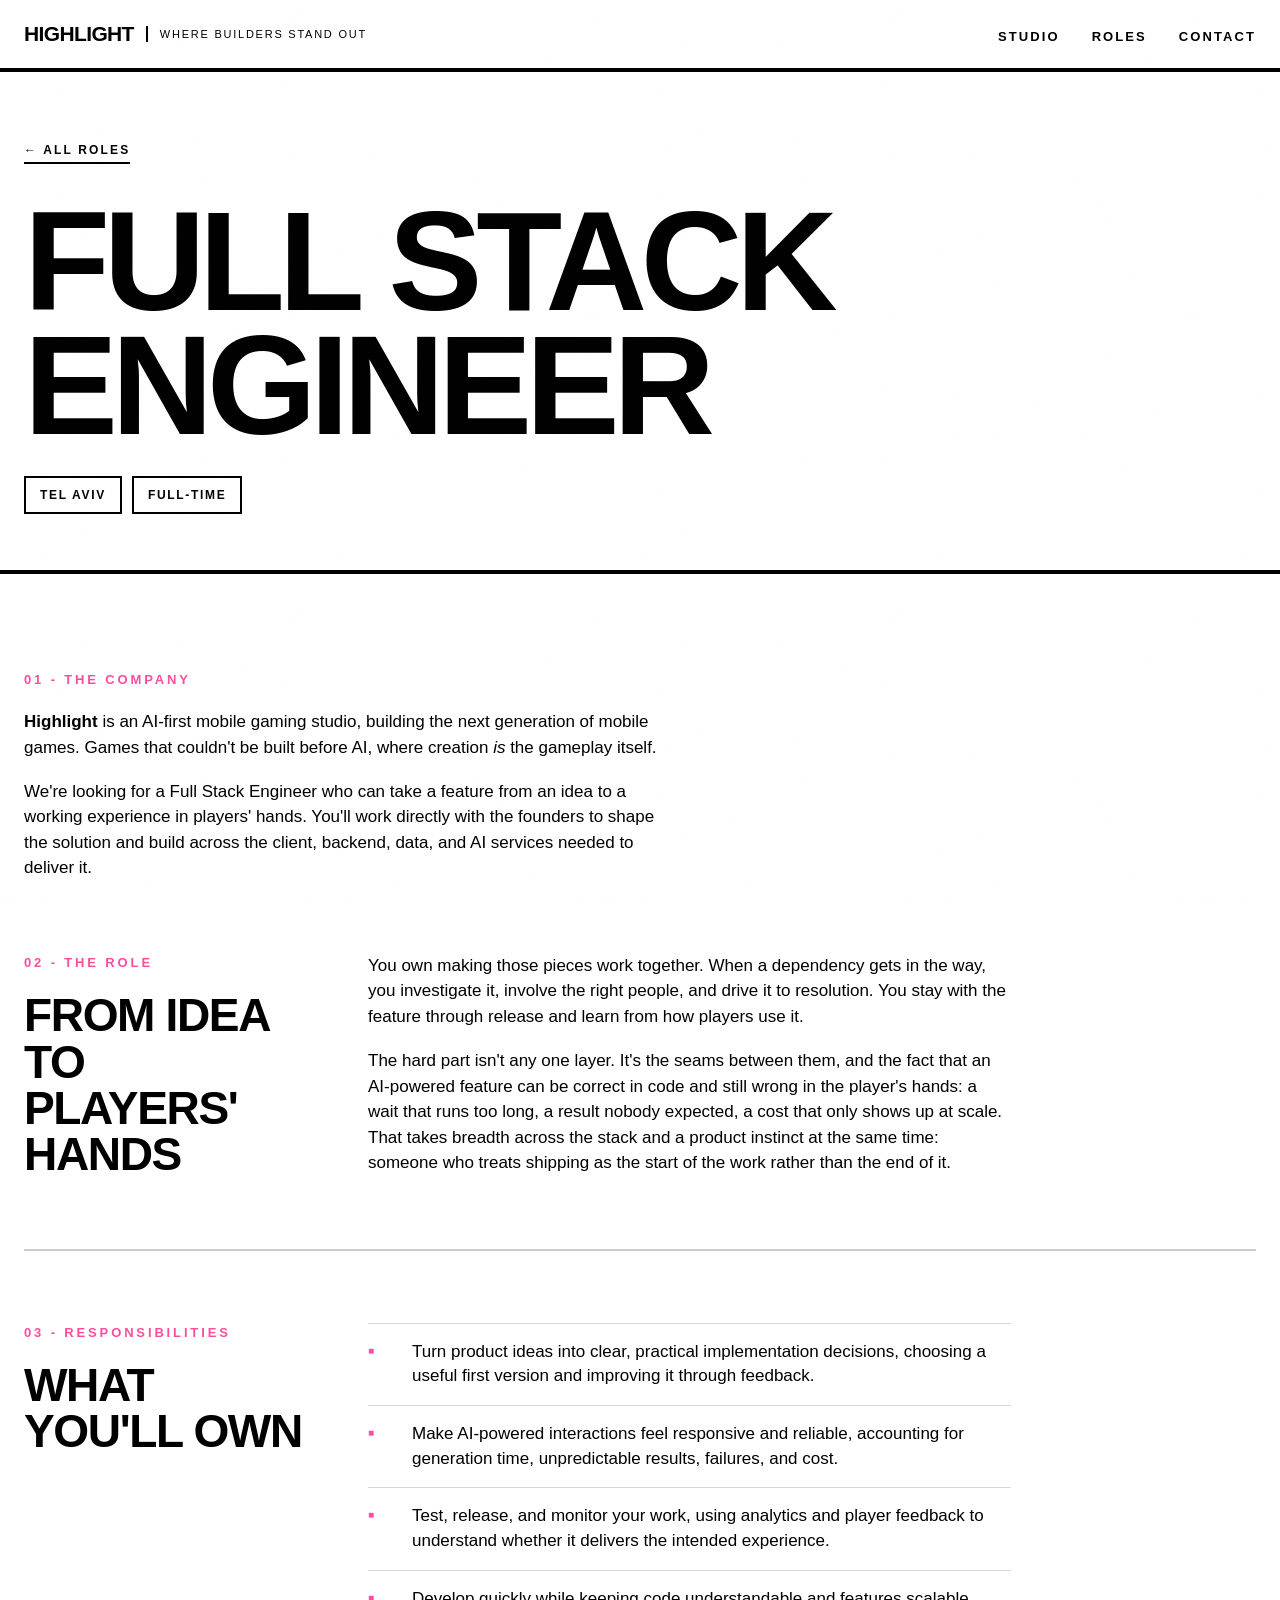
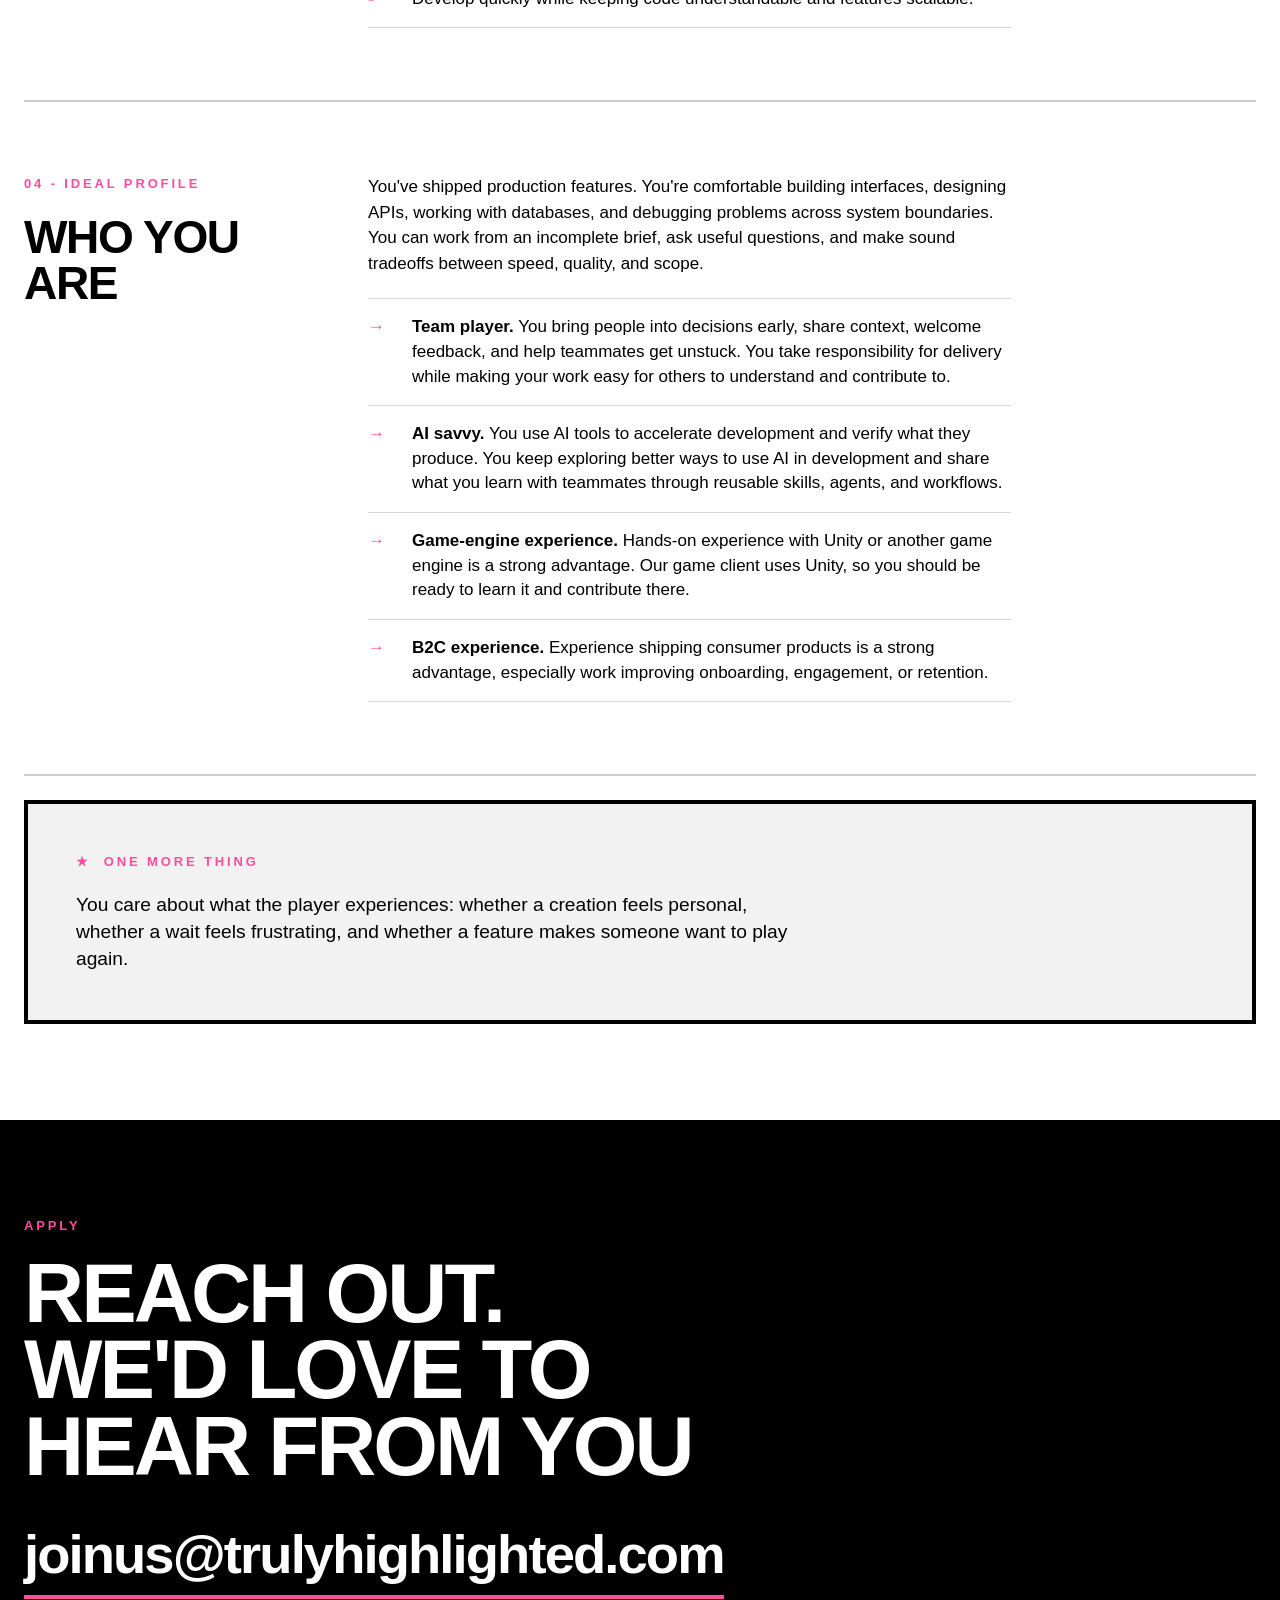
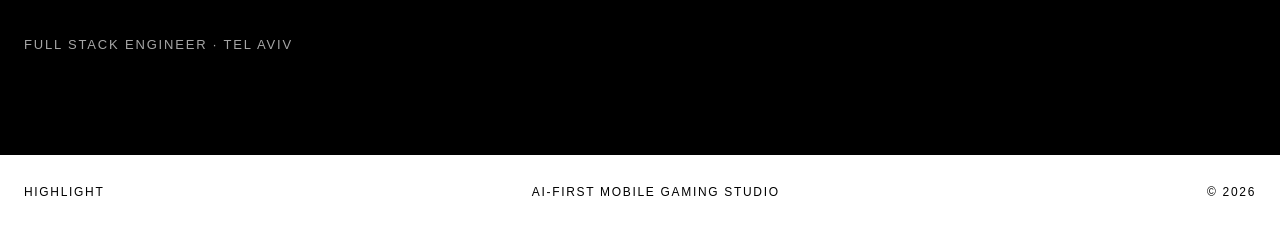
<file: hiring1/roles/full-stack-engineer/index.html>
<!doctype html>
<html lang="en"><head><meta charset="utf-8"><meta http-equiv="refresh" content="0;url=../../../roles/full-stack-engineer/index.html"><title>Highlight</title></head><body><a href="../../../roles/full-stack-engineer/index.html">Continue to Highlight</a></body></html>
</file>
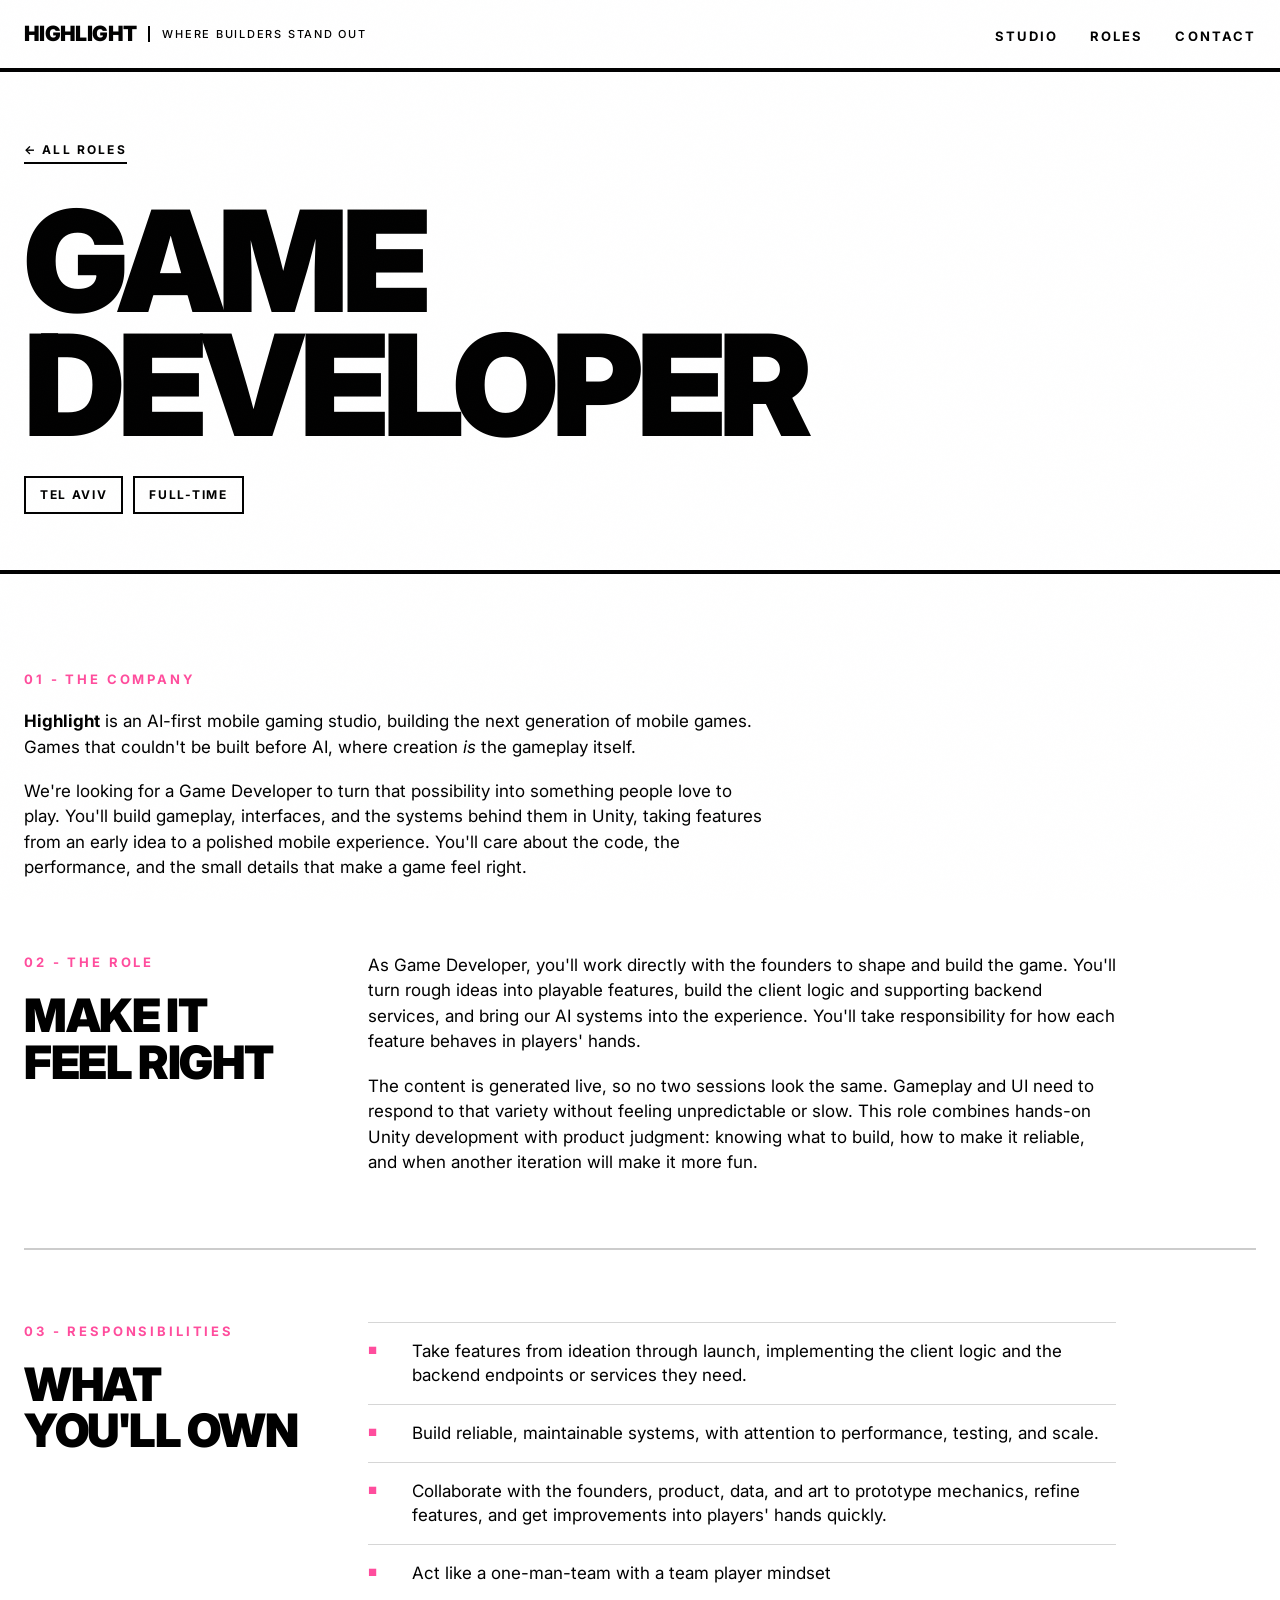
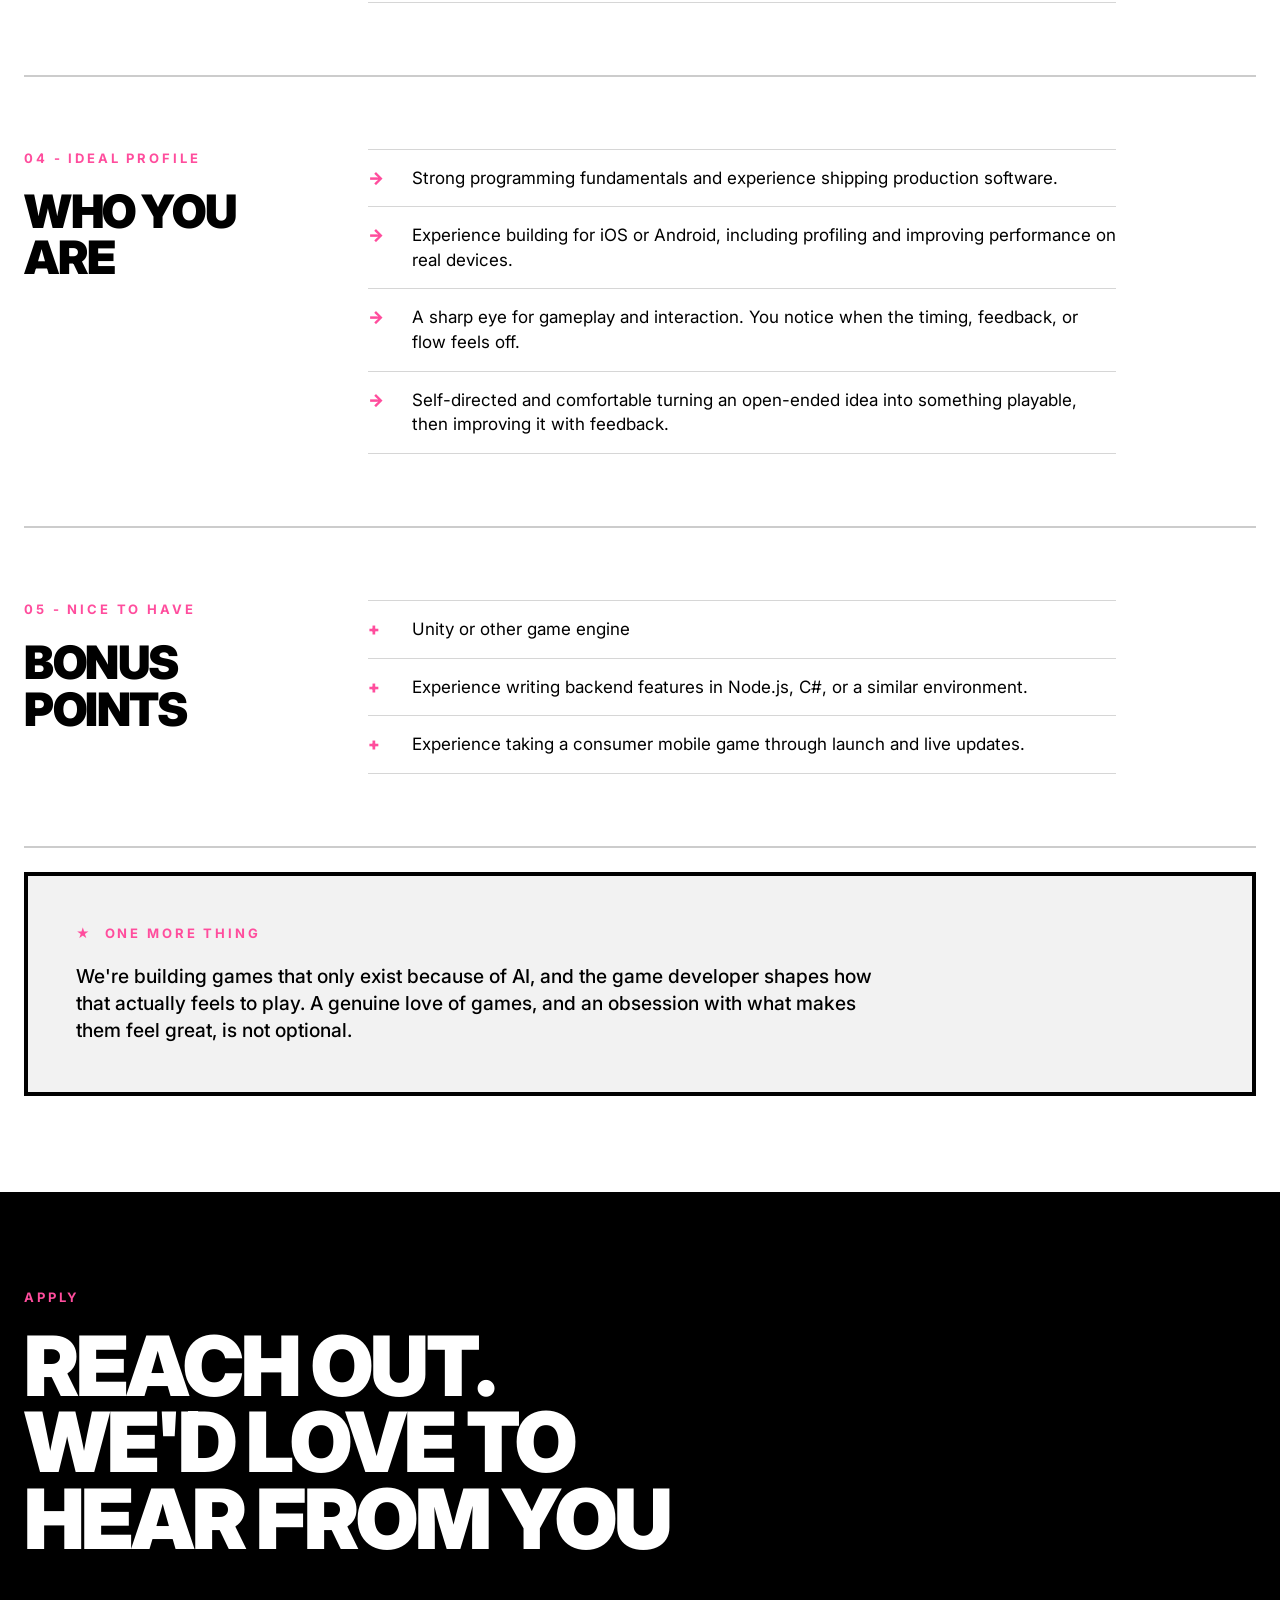
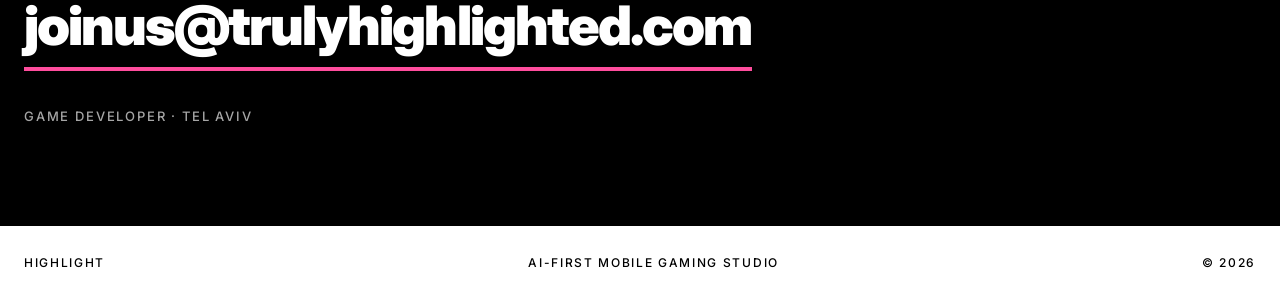
<file: hiring1/roles/game-developer/index.html>
<!doctype html>
<html lang="en"><head><meta charset="utf-8"><meta http-equiv="refresh" content="0;url=../../../roles/game-developer/index.html"><title>Highlight</title></head><body><a href="../../../roles/game-developer/index.html">Continue to Highlight</a></body></html>
</file>
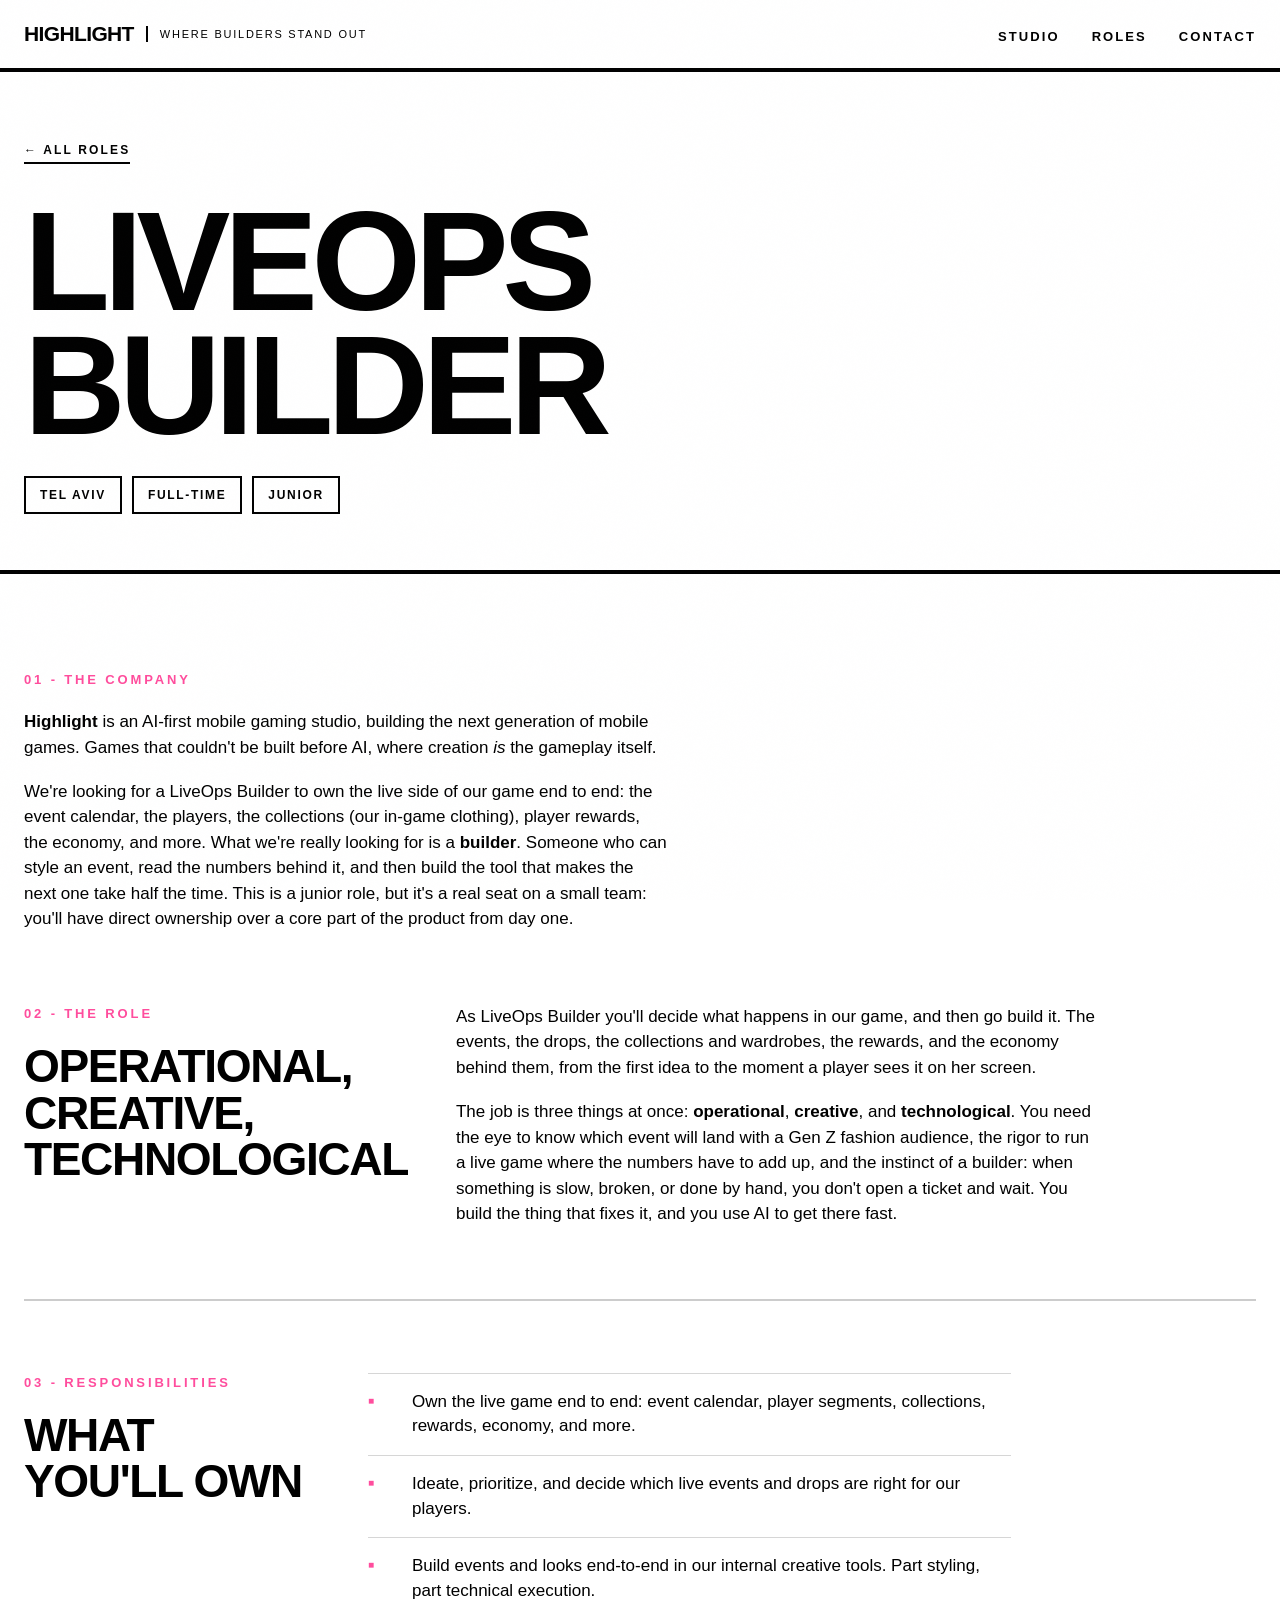
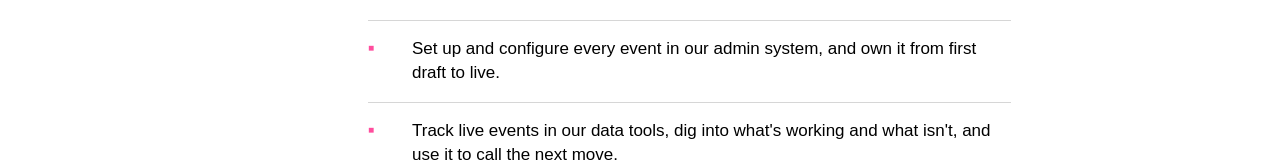
<file: hiring1/roles/liveops-builder/index.html>
<!doctype html>
<html lang="en"><head><meta charset="utf-8"><meta http-equiv="refresh" content="0;url=../../../roles/liveops-builder/index.html"><title>Highlight</title></head><body><a href="../../../roles/liveops-builder/index.html">Continue to Highlight</a></body></html>
</file>
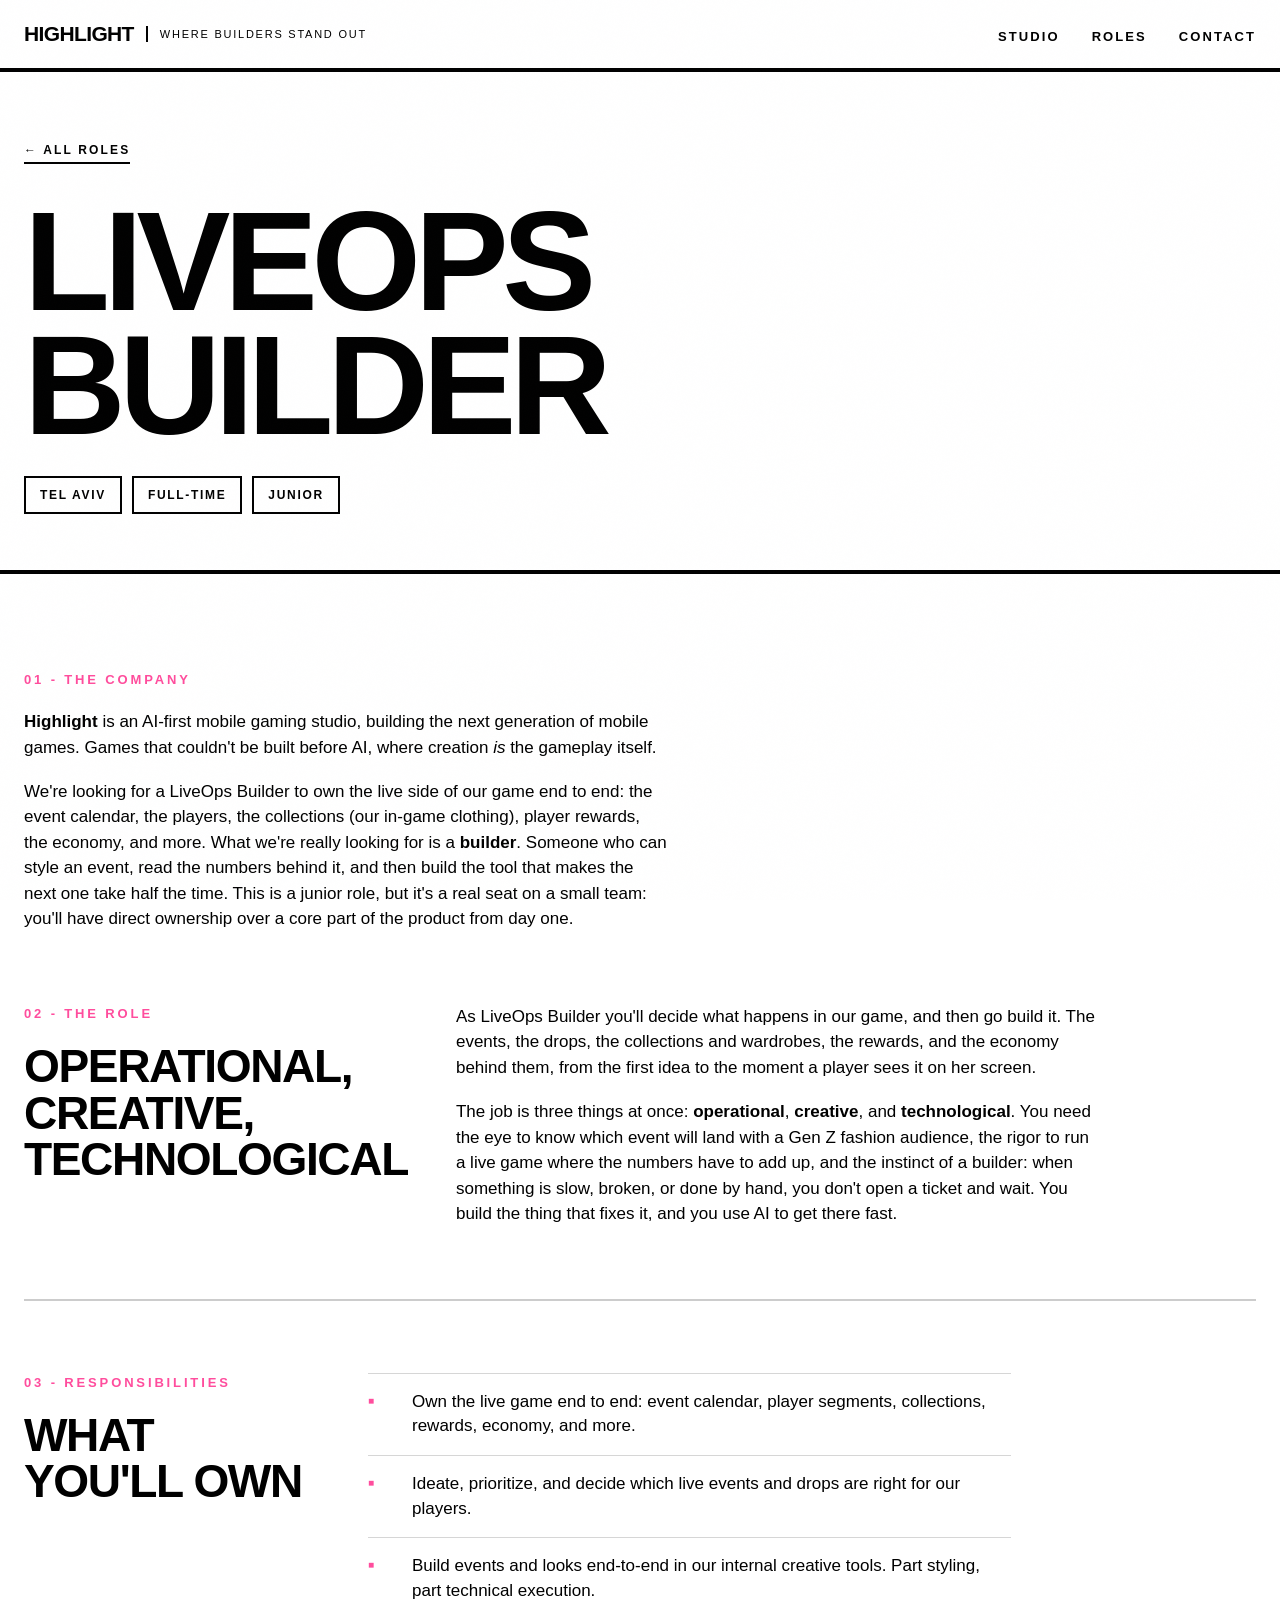
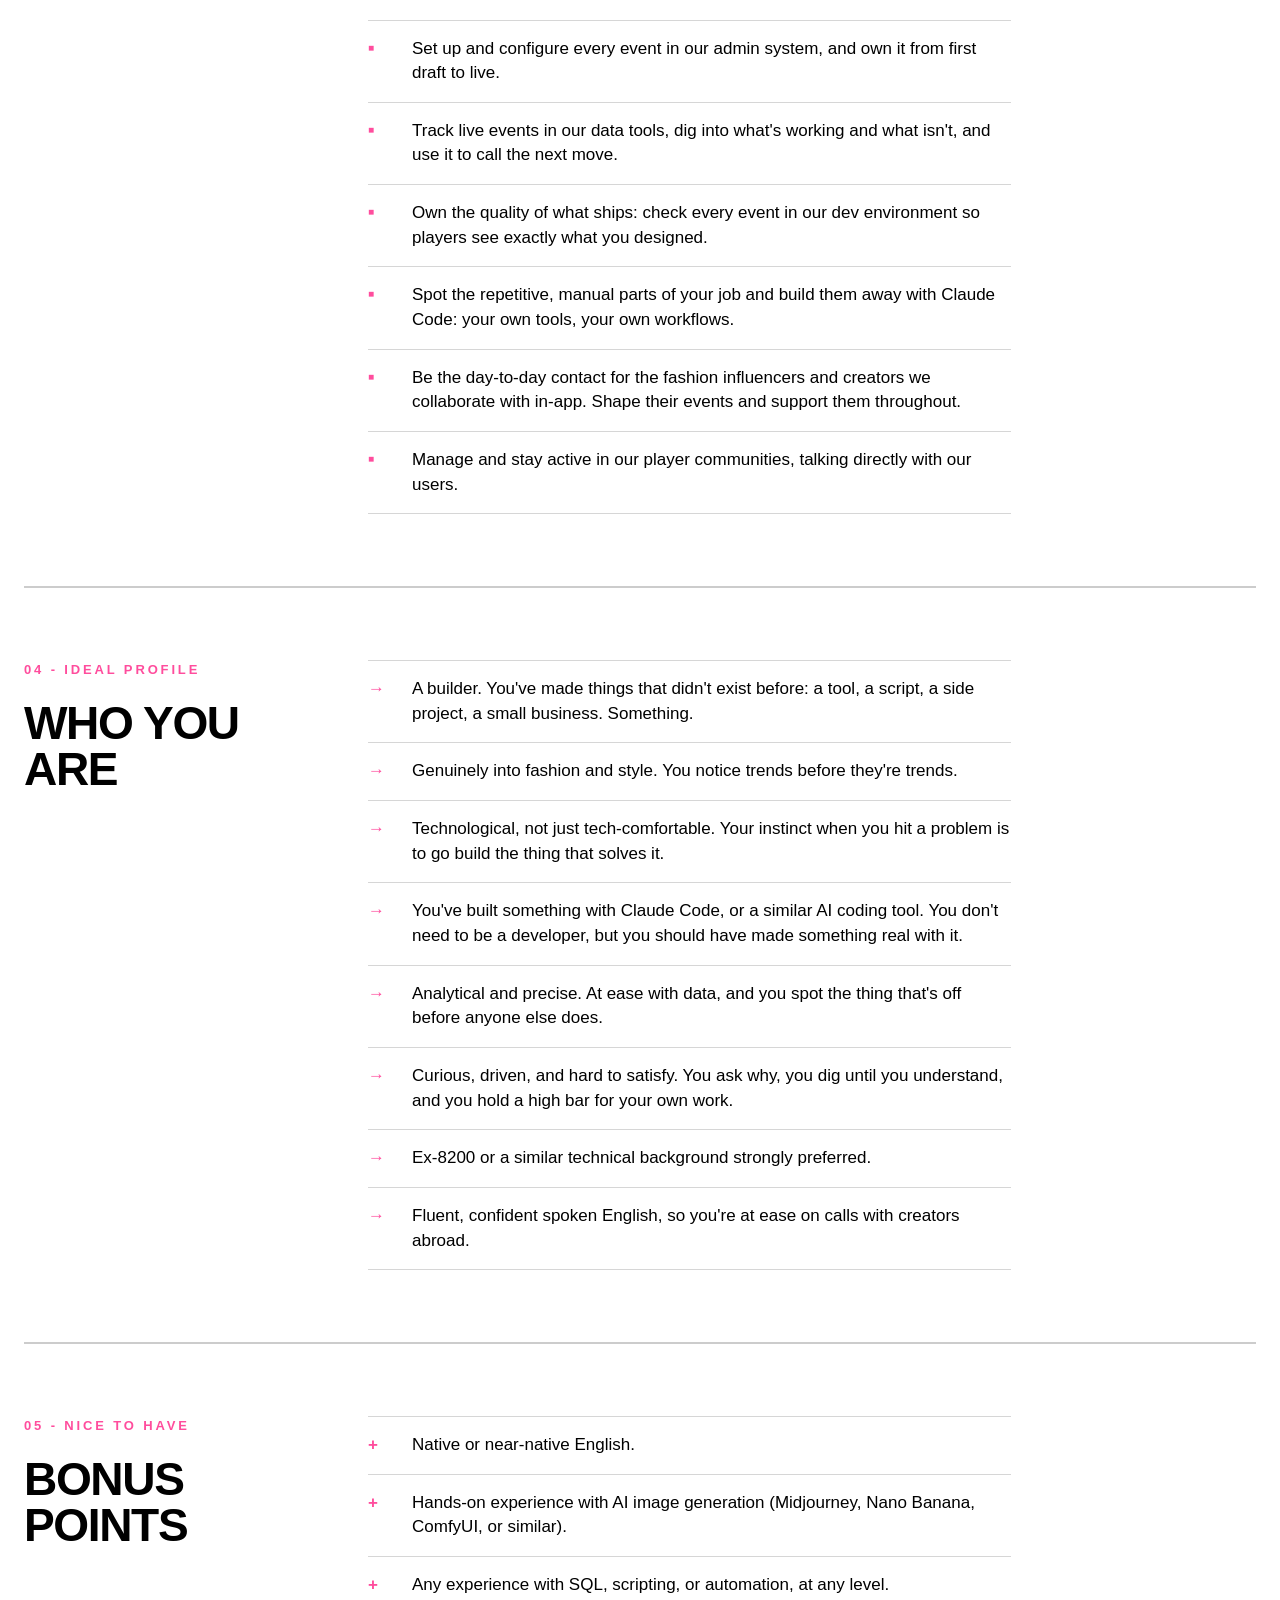
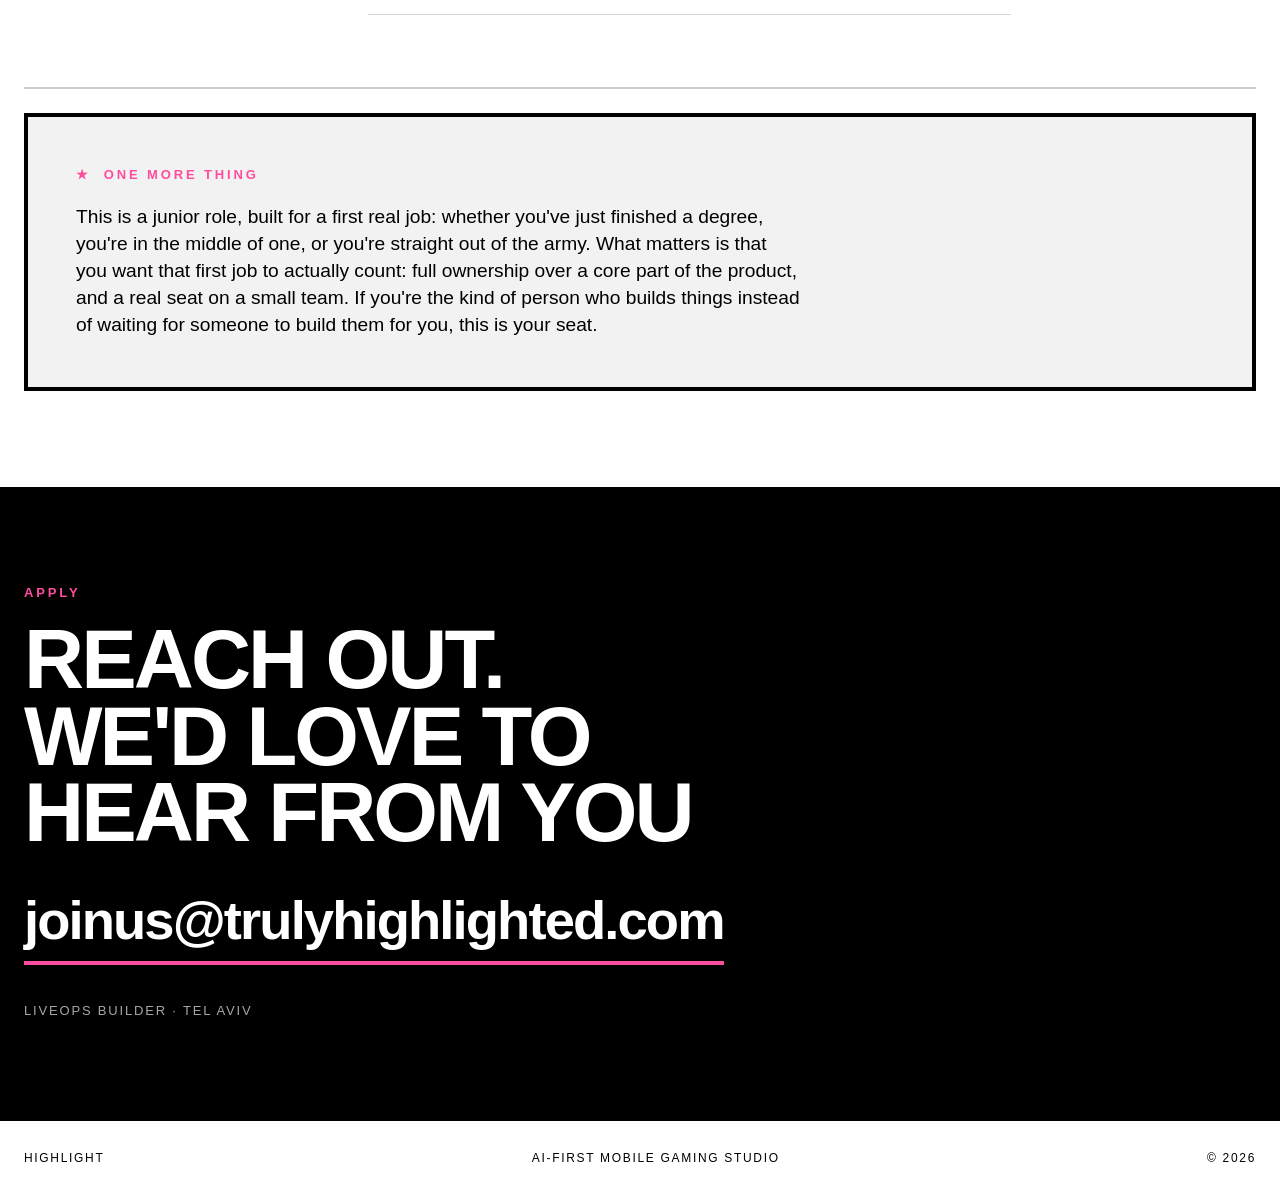
<file: hiring1/roles/liveops-manager/index.html>
<!doctype html>
<html lang="en"><head><meta charset="utf-8"><meta http-equiv="refresh" content="0;url=../../../roles/liveops-manager/index.html"><title>Highlight</title></head><body><a href="../../../roles/liveops-manager/index.html">Continue to Highlight</a></body></html>
</file>
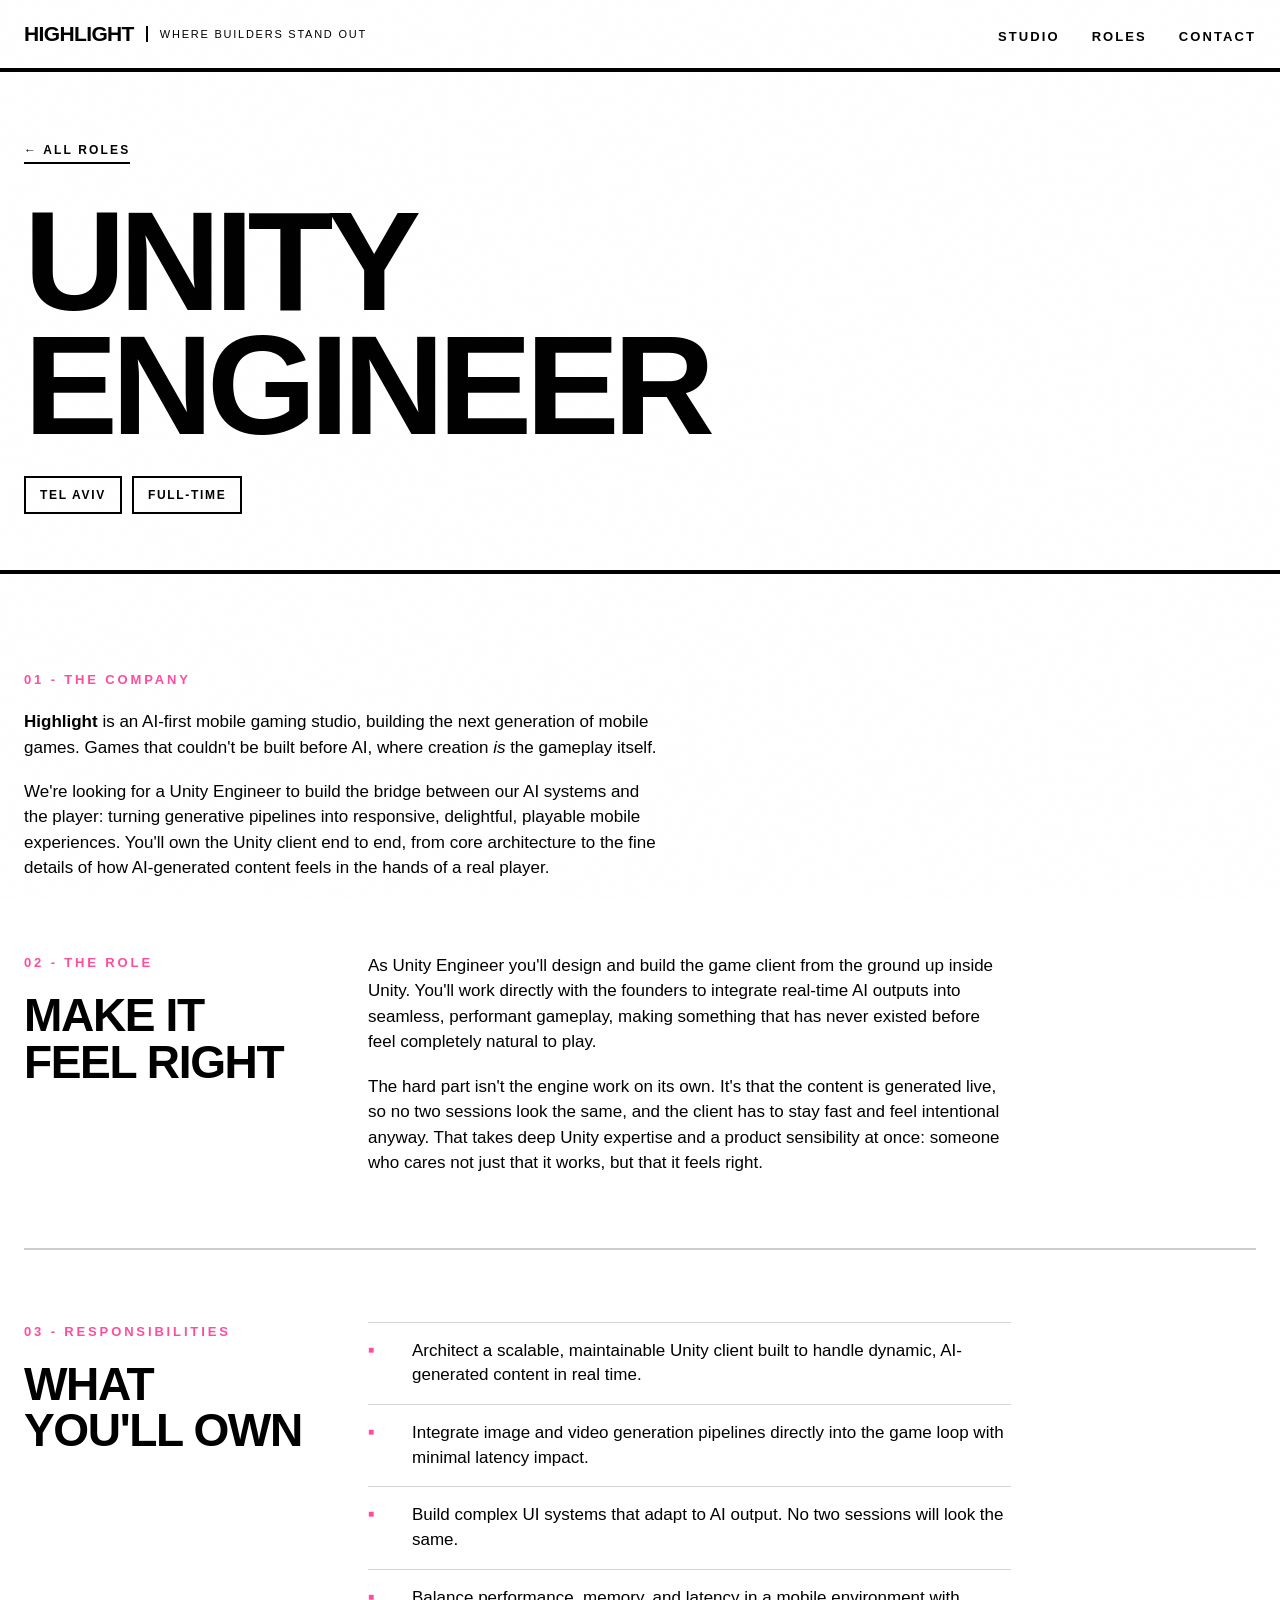
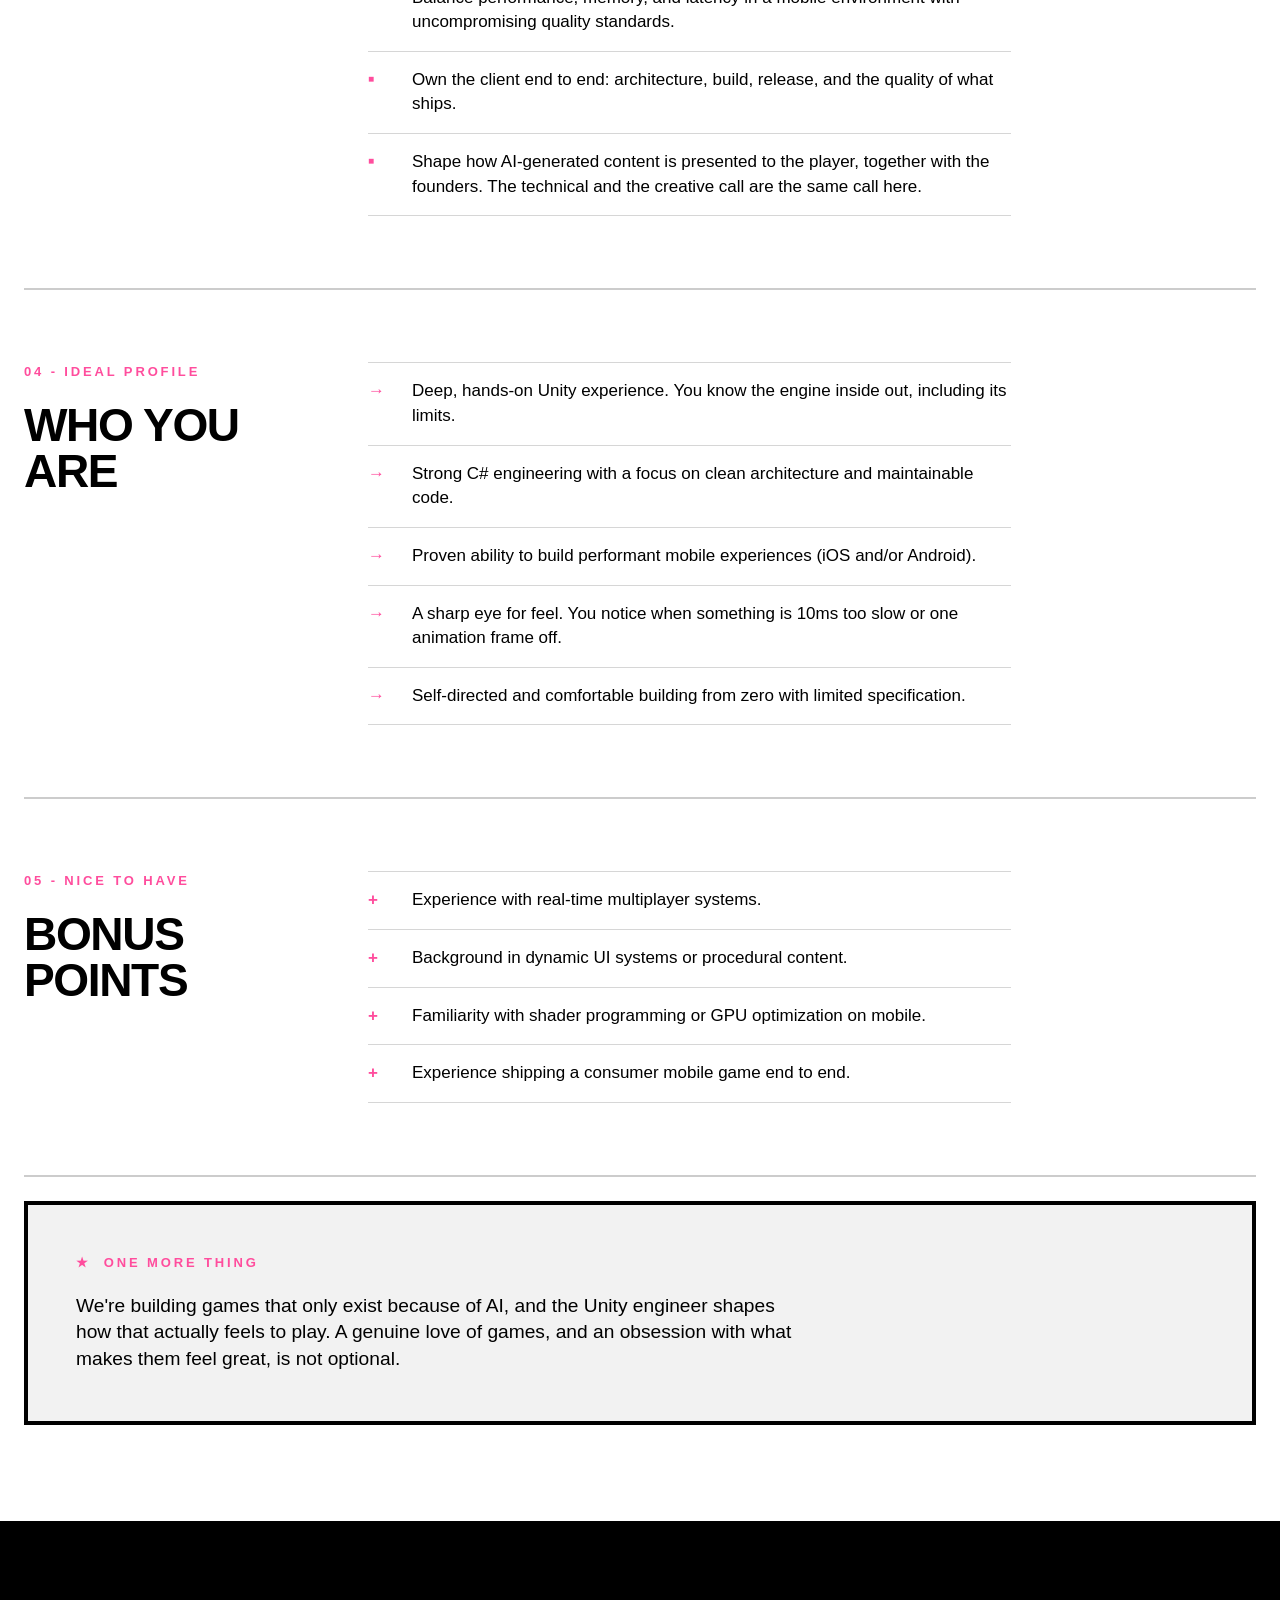
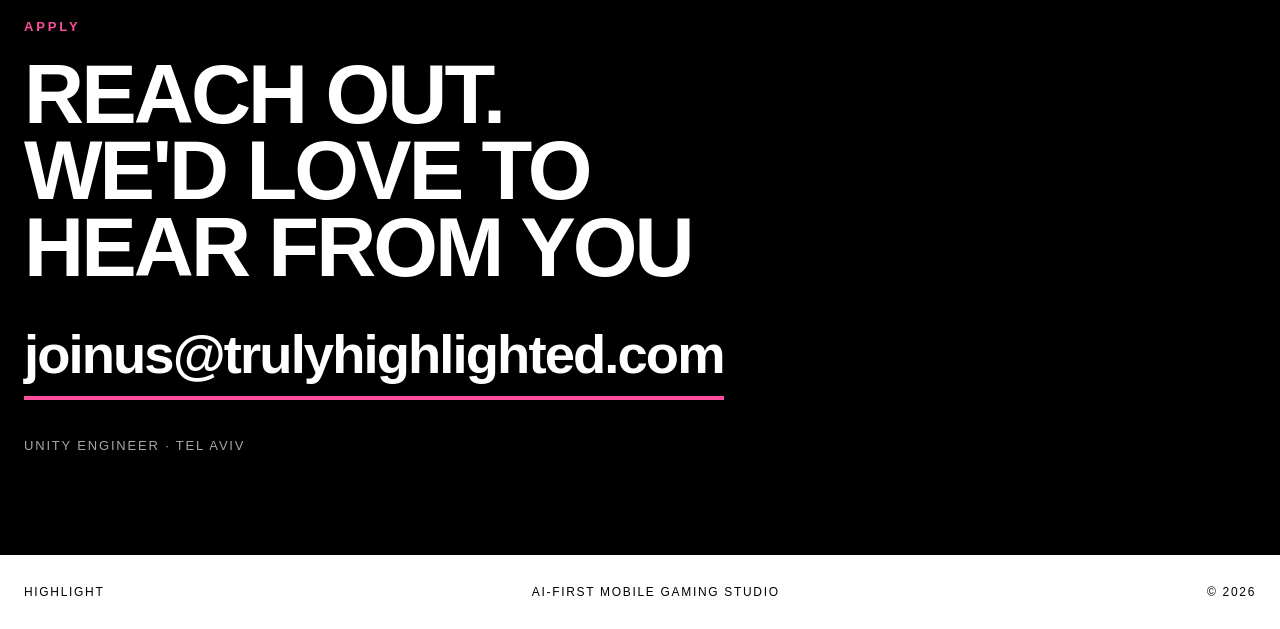
<file: hiring1/roles/unity-engineer/index.html>
<!doctype html>
<html lang="en"><head><meta charset="utf-8"><meta http-equiv="refresh" content="0;url=../../../roles/unity-engineer/index.html"><title>Highlight</title></head><body><a href="../../../roles/unity-engineer/index.html">Continue to Highlight</a></body></html>
</file>
<file: assets/styles.css>
/* ============================================================
   HIGHLIGHT — Swiss International Typographic Style
   Accent: Bubblegum #FF4D9D
   ============================================================ */

/* ---------- 1. TOKENS ---------- */
:root {
  --bg:      #FFFFFF;
  --fg:      #000000;
  --muted:   #F2F2F2;
  --accent:  #FF4D9D;
  --border:  #000000;

  --bw-thick: 4px;
  --bw-thin:  2px;

  --gutter: 24px;
  --maxw:   1440px;

  --t-fast: 150ms linear;
  --t-base: 200ms ease-out;
}

/* ---------- 2. RESET ---------- */
*, *::before, *::after { box-sizing: border-box; }
* { margin: 0; padding: 0; }

html { -webkit-text-size-adjust: 100%; scroll-behavior: smooth; }

body {
  background: var(--bg);
  color: var(--fg);
  font-family: 'Inter', 'Helvetica Neue', Helvetica, Arial, sans-serif;
  font-weight: 400;
  font-size: 17px;
  line-height: 1.5;
  -webkit-font-smoothing: antialiased;
  position: relative;
}

/* Global paper-grain noise */
body::before {
  content: '';
  position: fixed;
  inset: 0;
  pointer-events: none;
  z-index: 9999;
  opacity: 0.015;
  background-image: url("data:image/svg+xml,%3Csvg xmlns='http://www.w3.org/2000/svg' width='300' height='300'%3E%3Cfilter id='n'%3E%3CfeTurbulence type='fractalNoise' baseFrequency='0.85' numOctaves='4'/%3E%3C/filter%3E%3Crect width='300' height='300' filter='url(%23n)'/%3E%3C/svg%3E");
}

img { display: block; max-width: 100%; }
a { color: inherit; text-decoration: none; }
ul { list-style: none; }

::selection { background: var(--accent); color: #fff; }

:focus-visible {
  outline: var(--bw-thin) solid var(--accent);
  outline-offset: 3px;
}

/* ---------- 3. TEXTURE PATTERNS ---------- */
.pat-grid {
  background-image:
    linear-gradient(to right, rgba(0,0,0,.03) 1px, transparent 1px),
    linear-gradient(to bottom, rgba(0,0,0,.03) 1px, transparent 1px);
  background-size: 24px 24px;
}
.pat-dots {
  background-image: radial-gradient(rgba(0,0,0,.04) 1px, transparent 1px);
  background-size: 16px 16px;
}
.pat-diag {
  background-image: repeating-linear-gradient(
    45deg, rgba(0,0,0,.02) 0 1px, transparent 1px 10px);
}

/* ---------- 4. LAYOUT ---------- */
.wrap {
  max-width: var(--maxw);
  margin: 0 auto;
  padding: 0 var(--gutter);
}

.rule { border-top: var(--bw-thick) solid var(--border); }
.rule-thin { border-top: var(--bw-thin) solid var(--border); }

.section { padding: 96px 0; }
.section--tight { padding: 64px 0; }
.section--muted { background: var(--muted); }

/* ---------- 5. TYPOGRAPHY ---------- */
.snum {
  display: block;
  font-size: 13px;
  font-weight: 700;
  letter-spacing: .22em;
  text-transform: uppercase;
  color: var(--accent);
  margin-bottom: 20px;
}

.display {
  font-weight: 900;
  letter-spacing: -0.045em;
  line-height: 0.88;
  text-transform: uppercase;
  /* min() caps the headline by viewport width on narrow screens: the word
     GENERATION cannot wrap, and at the 3.4rem floor it overflowed the grid
     track below ~418px. Identical to clamp() at 418px and above. */
  font-size: min(13vw, clamp(3.4rem, 11vw, 10rem));
}

.h2 {
  font-weight: 900;
  letter-spacing: -0.035em;
  line-height: 0.92;
  text-transform: uppercase;
  font-size: clamp(2.4rem, 6.5vw, 5.5rem);
}

.h3 {
  font-weight: 900;
  letter-spacing: -0.03em;
  line-height: 1;
  text-transform: uppercase;
  font-size: clamp(1.75rem, 3.6vw, 3rem);
}

.h4 {
  font-weight: 700;
  letter-spacing: -0.01em;
  text-transform: uppercase;
  font-size: 1.05rem;
  line-height: 1.2;
}

.lead {
  font-size: clamp(1.1rem, 1.9vw, 1.5rem);
  line-height: 1.4;
  font-weight: 500;
  max-width: 30ch;
}

.body { max-width: 68ch; }
.body p + p { margin-top: 1.1em; }
.body strong { font-weight: 700; }
.body em { font-style: italic; }

.label {
  font-size: 12px;
  font-weight: 700;
  letter-spacing: .2em;
  text-transform: uppercase;
}

.meta {
  font-size: 13px;
  font-weight: 500;
  letter-spacing: .14em;
  text-transform: uppercase;
}

.mark { background: var(--accent); color: #fff; padding: 0 .18em; }

/* ---------- 6. HEADER ---------- */
.site-header {
  position: sticky;
  top: 0;
  z-index: 100;
  background: var(--bg);
  border-bottom: var(--bw-thick) solid var(--border);
}
/* iOS Safari paints the page behind its translucent top toolbar while pinning
   a sticky header below it, so copy that has scrolled past shows through in
   the strip above the nav. Carry the header's white ground upward to fill that
   strip. It sits above the viewport when the page is at rest, so it changes
   nothing on desktop, and it also covers rubber-band overscroll at the top. */
.site-header::before {
  content: '';
  position: absolute;
  left: 0;
  right: 0;
  bottom: 100%;
  height: 240px;
  background: var(--bg);
  pointer-events: none;
}
.site-header__inner {
  display: flex;
  align-items: stretch;
  justify-content: space-between;
  height: 68px;
  /* Full bleed rather than capped at --maxw: on a wide screen the brand sits
     hard left and the nav hard right, lining up with the hero below, which is
     also full width. Only the gutter separates them from the viewport edge. */
  max-width: none;
}
.brand {
  display: flex;
  align-items: center;
  gap: 12px;
  font-weight: 900;
  font-size: 21px;
  letter-spacing: -0.03em;
  text-transform: uppercase;
}
.brand span {
  font-size: 11px;
  font-weight: 500;
  letter-spacing: .16em;
  text-transform: uppercase;
  padding-left: 12px;
  border-left: var(--bw-thin) solid var(--border);
}
.nav { display: flex; align-items: center; gap: 32px; }
.nav a {
  position: relative;
  display: block;
  overflow: hidden;
  height: 1.15em;
  font-size: 13px;
  font-weight: 700;
  letter-spacing: .16em;
  text-transform: uppercase;
}
.nav a span {
  display: block;
  transition: transform var(--t-fast);
}
.nav a span:last-child { color: var(--accent); }
.nav a:hover span { transform: translateY(-100%); }

@media (max-width: 640px) {
  .brand span { display: none; }
  .nav { gap: 18px; }
}

/* Below ~420px the brand plus the three nav items no longer fit on one row and
   CONTACT was pushed past the right edge, scrolling the whole page sideways.
   Tighten the header only — every other element already fits. */
@media (max-width: 420px) {
  .brand { font-size: 18px; }
  .nav { gap: 14px; }
  .nav a { font-size: 11px; letter-spacing: .1em; }
}

@media (max-width: 340px) {
  .brand { font-size: 16px; }
  .nav { gap: 10px; }
  .nav a { font-size: 10px; letter-spacing: .06em; }
}

/* ---------- 7. IMAGE PLACEHOLDERS ---------- */
.imgph {
  position: relative;
  border: var(--bw-thick) solid var(--border);
  background: var(--muted);
  background-image: repeating-linear-gradient(
    45deg, rgba(0,0,0,.05) 0 2px, transparent 2px 14px);
  display: flex;
  align-items: center;
  justify-content: center;
  overflow: hidden;
}
.imgph::after {
  content: '';
  position: absolute;
  inset: 14px;
  border: 1px dashed rgba(0,0,0,.28);
  pointer-events: none;
}
.imgph__inner {
  position: relative;
  z-index: 1;
  text-align: center;
  padding: 24px;
}
.imgph__no {
  display: inline-block;
  background: var(--accent);
  color: #fff;
  font-weight: 900;
  font-size: 13px;
  letter-spacing: .1em;
  padding: 5px 11px;
  margin-bottom: 14px;
}
.imgph__name {
  font-weight: 900;
  font-size: clamp(.95rem, 1.6vw, 1.35rem);
  letter-spacing: -.02em;
  text-transform: uppercase;
  line-height: 1.1;
}
.imgph__spec {
  margin-top: 8px;
  font-size: 12px;
  font-weight: 600;
  letter-spacing: .12em;
  text-transform: uppercase;
  color: rgba(0,0,0,.55);
}
.imgph__note {
  margin-top: 10px;
  font-size: 12px;
  line-height: 1.35;
  max-width: 30ch;
  margin-inline: auto;
  color: rgba(0,0,0,.55);
}

.ar-3x4  { aspect-ratio: 3 / 4; }
.ar-1x1  { aspect-ratio: 1 / 1; }
.ar-16x9 { aspect-ratio: 16 / 9; }
.ar-5x7  { aspect-ratio: 5 / 7; }

/* ---------- 8. HERO ---------- */
.hero { border-bottom: var(--bw-thick) solid var(--border); }

.hero__grid {
  display: grid;
  grid-template-columns: 7fr 5fr;
  min-height: calc(100vh - 68px);
}
.hero__type {
  padding: 72px var(--gutter) 56px;
  display: flex;
  flex-direction: column;
  justify-content: space-between;
  border-right: var(--bw-thick) solid var(--border);
}
.hero__kicker {
  font-size: 13px;
  font-weight: 700;
  letter-spacing: .22em;
  text-transform: uppercase;
  margin-bottom: 40px;
}
.hero__sub {
  margin-top: 40px;
  display: flex;
  flex-wrap: wrap;
  align-items: flex-end;
  gap: 32px;
  justify-content: space-between;
}
.hero__img { padding: 0; }
.hero__img .imgph {
  height: 100%;
  border: 0;
  border-radius: 0;
}
/* The hero image fills its grid column edge to edge and carries no border of
   its own -- the black rule comes from the grid divider. */
.hero__img img {
  width: 100%;
  height: 100%;
  object-fit: cover;
  display: block;
}

/* Variant B — full bleed */
.hero--bleed .hero__grid { grid-template-columns: 1fr; position: relative; }
.hero--bleed .hero__img {
  position: absolute;
  inset: 0;
  z-index: 0;
}
.hero--bleed .hero__img .imgph { width: 100%; height: 100%; aspect-ratio: auto; }
.hero--bleed .hero__type {
  position: relative;
  z-index: 2;
  border-right: 0;
  max-width: 1000px;
}
.hero--bleed .display span,
.hero--bleed .hero__kicker span,
.hero--bleed .hero__sub .lead {
  background: #fff;
  box-decoration-break: clone;
  -webkit-box-decoration-break: clone;
  padding: .04em .16em;
}

/* ---------- 9. SPLIT GRIDS ---------- */
.split {
  display: grid;
  gap: 48px;
  align-items: start;
}
.split--7-5 { grid-template-columns: 7fr 5fr; }
.split--5-7 { grid-template-columns: 5fr 7fr; }
.split--8-4 { grid-template-columns: 8fr 4fr; }
.split--4-8 { grid-template-columns: 4fr 8fr; }

/* ---------- 10. ROLE CARDS ---------- */
.roles { border-top: var(--bw-thick) solid var(--border); }
.role-card {
  display: block;
  border-bottom: var(--bw-thick) solid var(--border);
  padding: 40px var(--gutter);
  transition: background var(--t-base), color var(--t-base);
}
.role-card__inner {
  max-width: var(--maxw);
  margin: 0 auto;
  display: grid;
  grid-template-columns: 5fr 5fr 2fr;
  gap: 32px;
  align-items: center;
}
.role-card__desc { font-size: 1rem; line-height: 1.45; max-width: 46ch; }
.role-card__go {
  justify-self: end;
  display: flex;
  align-items: center;
  gap: 12px;
  font-size: 12px;
  font-weight: 700;
  letter-spacing: .18em;
  text-transform: uppercase;
  white-space: nowrap;
}
.role-card__arrow {
  width: 40px; height: 40px;
  border: var(--bw-thin) solid currentColor;
  display: grid; place-items: center;
  font-size: 17px; line-height: 1;
  transition: transform var(--t-base);
}
.role-card:hover { background: var(--accent); color: #fff; }
.role-card:hover .snum { color: #fff; }
.role-card:hover .role-card__arrow { transform: rotate(-45deg); }

/* ---------- 11. LISTS ---------- */
.list-bul li,
.list-arrow li,
.list-plus li {
  position: relative;
  padding: 16px 0 16px 44px;
  border-bottom: 1px solid rgba(0,0,0,.16);
  line-height: 1.45;
}
.list-bul li:first-child,
.list-arrow li:first-child,
.list-plus li:first-child { border-top: 1px solid rgba(0,0,0,.16); }

.list-bul li::before,
.list-arrow li::before,
.list-plus li::before {
  position: absolute;
  left: 0;
  top: 16px;
  font-weight: 900;
  color: var(--accent);
  width: 28px;
}
.list-bul li::before   { content: '■'; font-size: 10px; top: 20px; }
.list-arrow li::before { content: '→'; }
.list-plus li::before  { content: '+'; }

/* ---------- 12. BUTTON ---------- */
.btn {
  display: inline-flex;
  align-items: center;
  justify-content: center;
  min-height: 60px;
  padding: 0 36px;
  background: var(--fg);
  color: #fff;
  border: var(--bw-thick) solid var(--border);
  font-size: 13px;
  font-weight: 700;
  letter-spacing: .18em;
  text-transform: uppercase;
  transition: background var(--t-fast), color var(--t-fast);
}
.btn:hover { background: var(--accent); border-color: var(--accent); }
.btn--ghost { background: transparent; color: var(--fg); }
.btn--ghost:hover { background: var(--fg); color: #fff; border-color: var(--fg); }

/* ---------- 13. CONTACT / FOOTER ---------- */
.contact {
  background: var(--fg);
  color: #fff;
  padding: 96px 0;
}
.contact .snum { color: var(--accent); }
.contact__mail {
  display: inline-block;
  margin-top: 28px;
  font-weight: 900;
  font-size: clamp(1.4rem, 4.4vw, 3.4rem);
  letter-spacing: -.035em;
  border-bottom: var(--bw-thick) solid var(--accent);
  transition: color var(--t-fast);
  word-break: break-word;
}
.contact__mail:hover { color: var(--accent); }

.site-footer {
  border-top: var(--bw-thick) solid var(--border);
  padding: 28px 0;
}
.site-footer__inner {
  display: flex;
  flex-wrap: wrap;
  gap: 16px 32px;
  justify-content: space-between;
  font-size: 12px;
  font-weight: 500;
  letter-spacing: .14em;
  text-transform: uppercase;
}

/* ---------- 14. ROLE PAGE ---------- */
.role-hero {
  border-bottom: var(--bw-thick) solid var(--border);
  padding: 64px 0 56px;
}
.role-hero__back {
  display: inline-block;
  margin-bottom: 36px;
  font-size: 12px;
  font-weight: 700;
  letter-spacing: .18em;
  text-transform: uppercase;
  border-bottom: var(--bw-thin) solid var(--border);
  padding-bottom: 3px;
}
.role-hero__back:hover { color: var(--accent); border-color: var(--accent); }
.role-hero__meta {
  margin-top: 28px;
  display: flex;
  flex-wrap: wrap;
  gap: 10px;
}
.role-hero__meta li {
  border: var(--bw-thin) solid var(--border);
  padding: 8px 14px;
  font-size: 12px;
  font-weight: 700;
  letter-spacing: .14em;
  text-transform: uppercase;
}

.rsec {
  padding: 72px 0;
  border-bottom: var(--bw-thin) solid rgba(0,0,0,.2);
}
.rsec:last-of-type { border-bottom: 0; }
.rsec__grid {
  display: grid;
  grid-template-columns: 3fr 9fr;
  gap: 48px;
}
.rsec__head { position: sticky; top: 100px; align-self: start; }

.onemore {
  background: var(--muted);
  border: var(--bw-thick) solid var(--border);
  padding: 48px;
}
.onemore .snum { display: flex; align-items: center; gap: 10px; }

/* ---------- 15. RESPONSIVE ---------- */
@media (max-width: 1024px) {
  .split--7-5, .split--5-7, .split--8-4, .split--4-8 { grid-template-columns: 1fr; gap: 36px; }
  .rsec__grid { grid-template-columns: 1fr; gap: 24px; }
  .rsec__head { position: static; }
  .role-card__inner { grid-template-columns: 1fr 1fr; }
  .role-card__go { grid-column: 1 / -1; justify-self: start; }
}

@media (max-width: 860px) {
  .hero__grid { grid-template-columns: 1fr; min-height: 0; }
  .hero__type { border-right: 0; border-bottom: var(--bw-thick) solid var(--border); padding: 48px var(--gutter); }
  .hero__img .imgph { aspect-ratio: 4 / 5; }
  /* Stacked above the copy: keep the portrait's natural 3:4 rather than
     cropping it to the column height. */
  .hero__img img { height: auto; }
  .hero--bleed .hero__img { position: relative; }
  .hero--bleed .hero__type { border-bottom: 0; }
}

@media (max-width: 640px) {
  .section { padding: 64px 0; }
  .rsec { padding: 48px 0; }
  .contact { padding: 64px 0; }
  .onemore { padding: 28px; }
  .role-card__inner { grid-template-columns: 1fr; gap: 18px; }
  .btn { width: 100%; }
}

@media (prefers-reduced-motion: reduce) {
  * { transition: none !important; animation: none !important; scroll-behavior: auto !important; }
}
</file>
